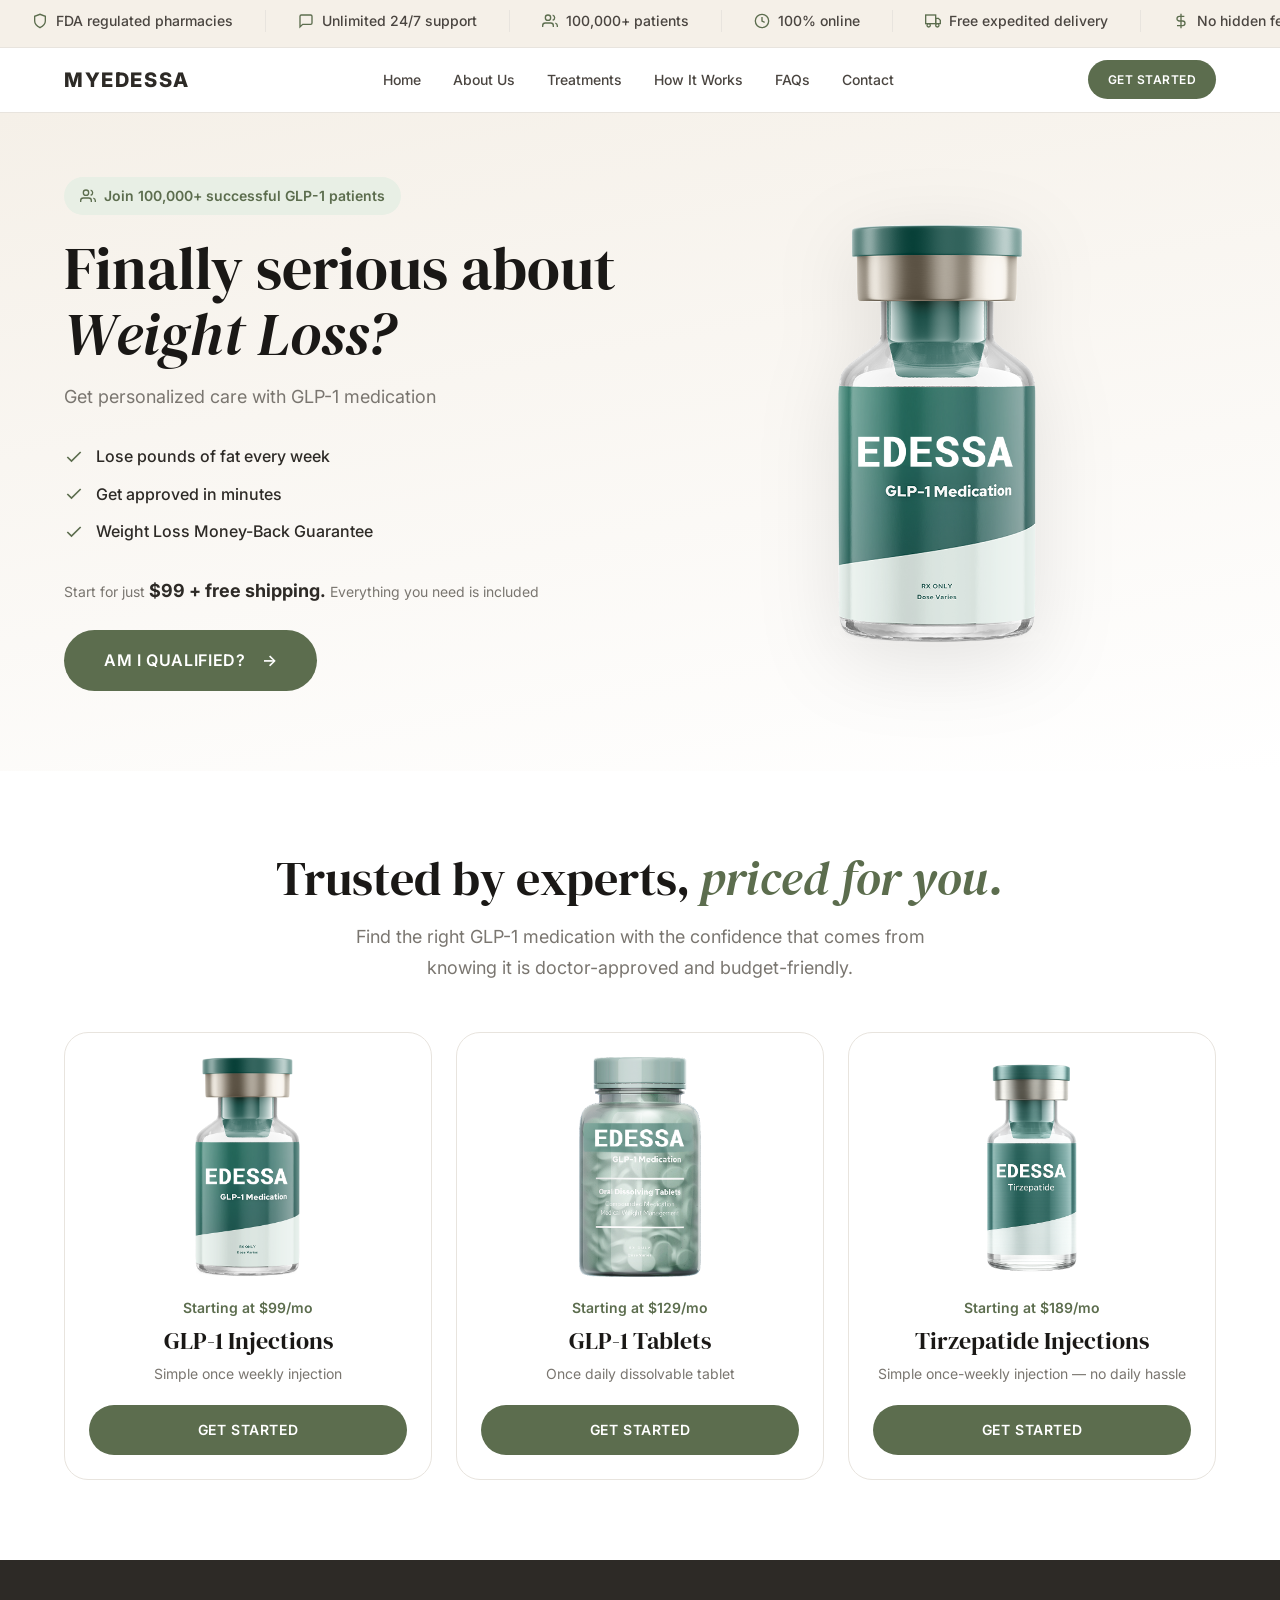
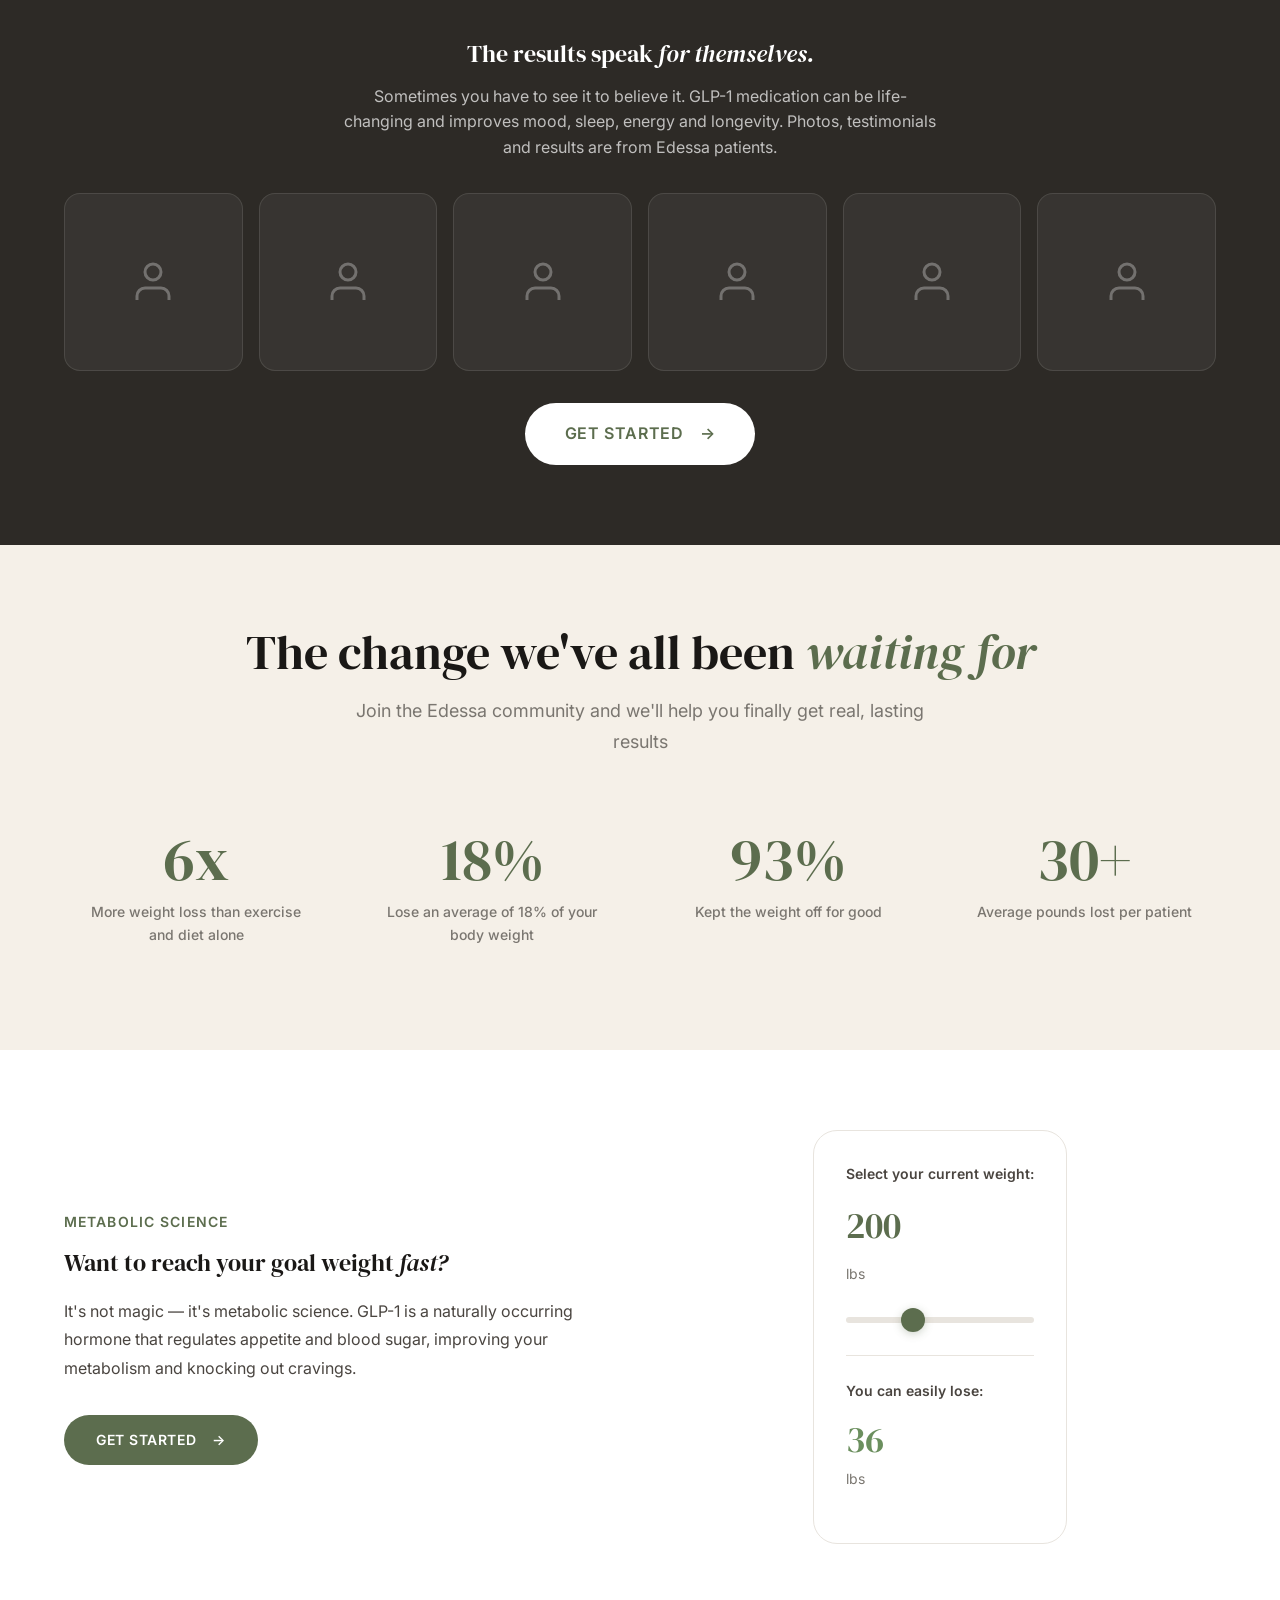
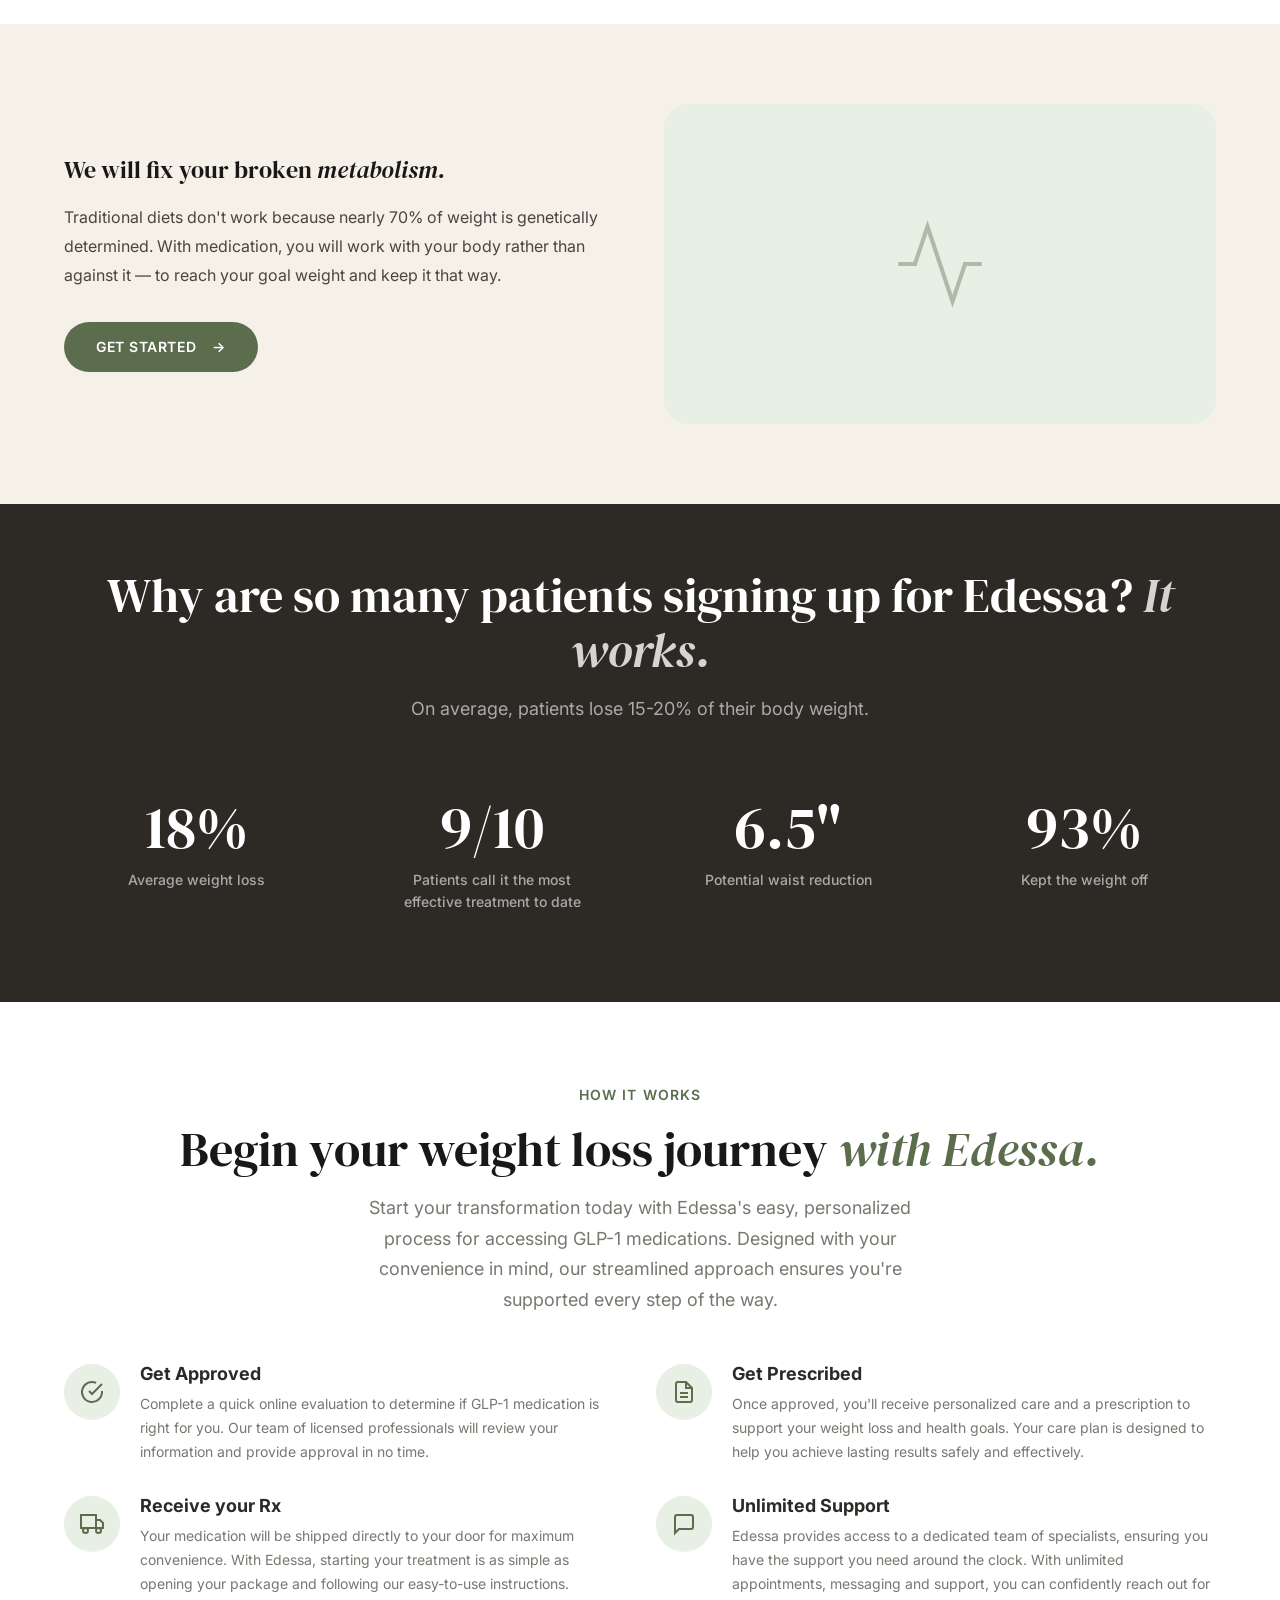
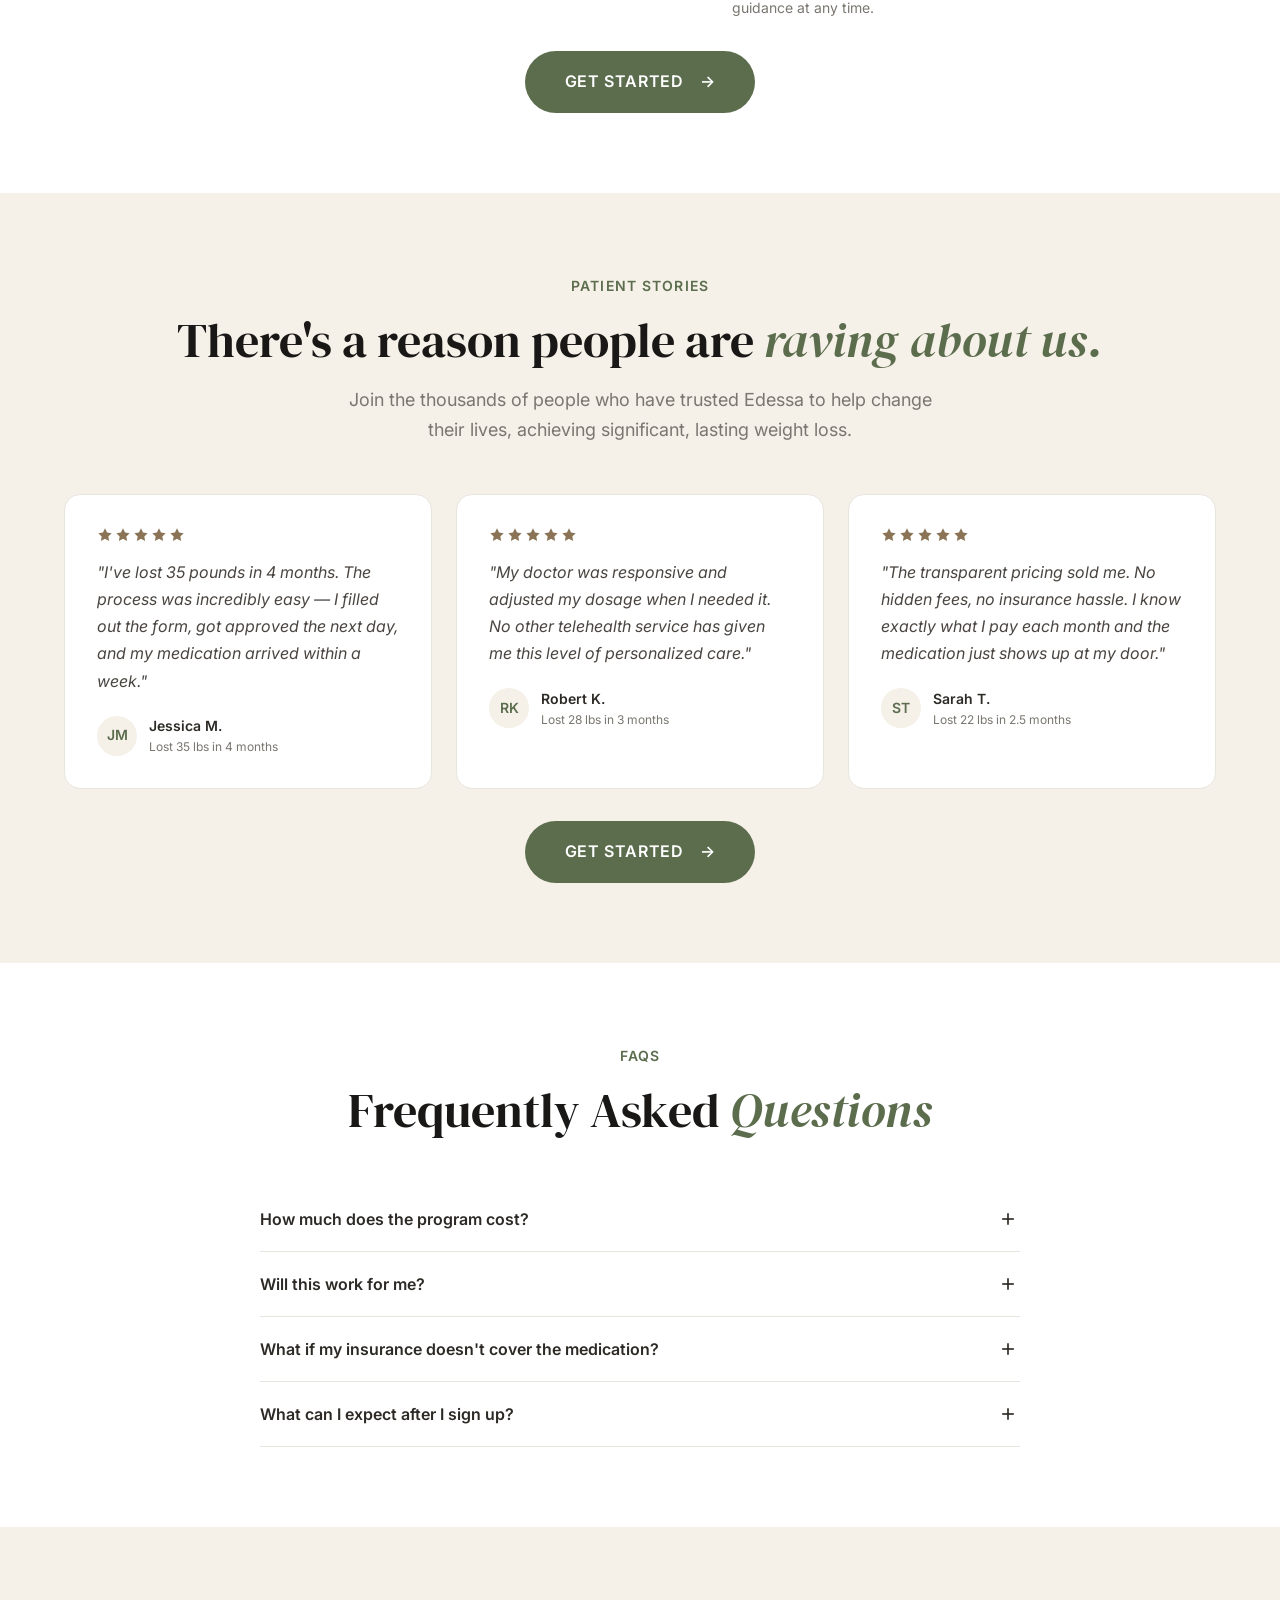
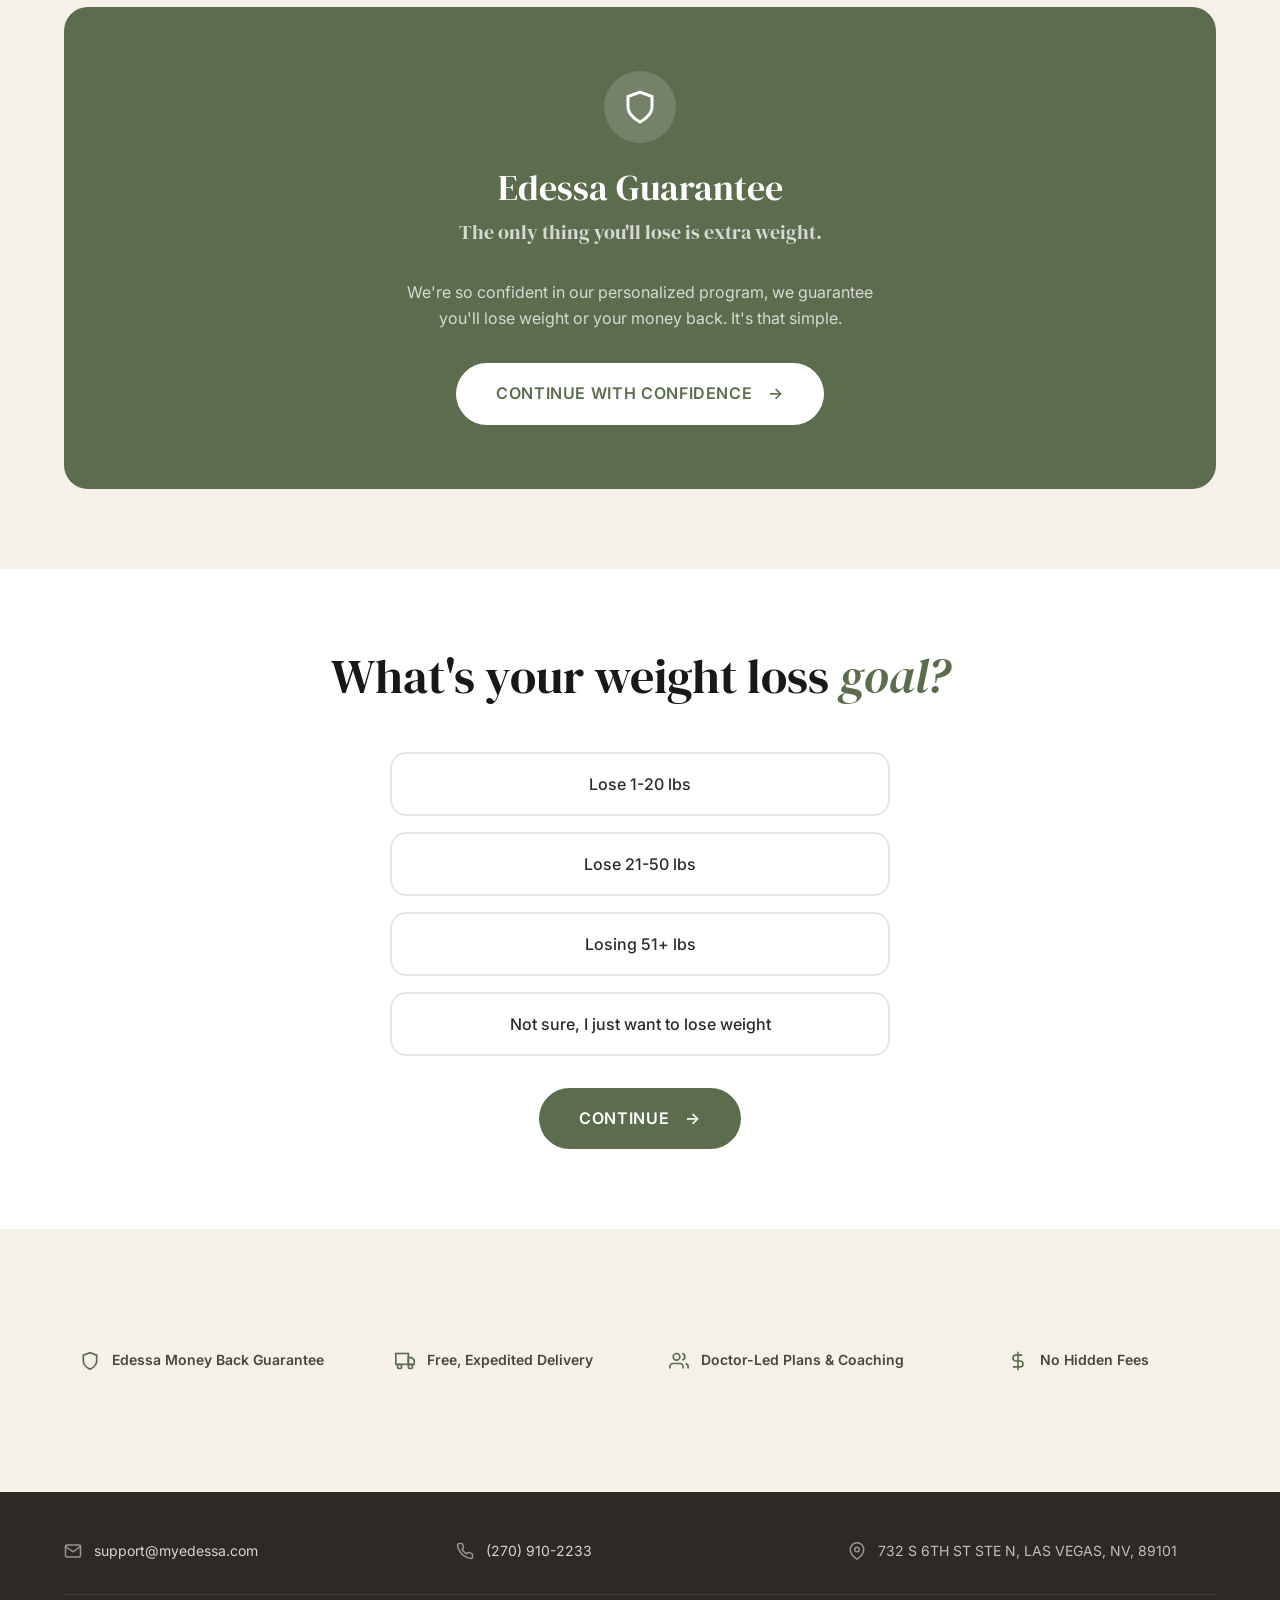
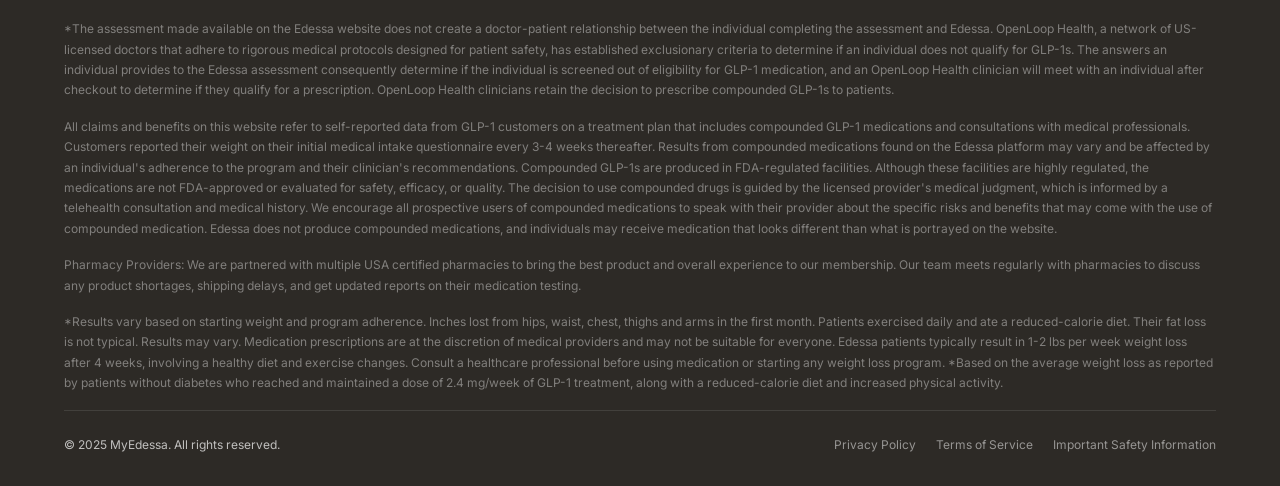
<file: index.html>
<!DOCTYPE html>
<html lang="en">
<head>
  <meta charset="UTF-8">
  <meta name="viewport" content="width=device-width, initial-scale=1.0">
  <meta name="description" content="MyEdessa — Physician-guided GLP-1 weight loss treatment. Compounded semaglutide and tirzepatide, prescribed online and shipped to your door. Starting at $99/month.">
  <title>MyEdessa — Prescription Weight Loss, Made Simple</title>
  <link rel="preconnect" href="https://fonts.googleapis.com">
  <link rel="preconnect" href="https://fonts.gstatic.com" crossorigin>
  <link href="https://fonts.googleapis.com/css2?family=DM+Serif+Display:ital@0;1&family=Inter:wght@400;500;600;700;800&display=swap" rel="stylesheet">
  <link rel="stylesheet" href="css/style.css">
</head>
<body>
  <!-- Ticker Bar -->
  <div class="ticker" aria-hidden="true">
    <div class="ticker__track">
      <span class="ticker__item"><svg viewBox="0 0 24 24" fill="none" stroke="currentColor" stroke-width="2"><path d="M12 22s8-4 8-10V5l-8-3-8 3v7c0 6 8 10 8 10z"/></svg> FDA regulated pharmacies</span>
      <span class="ticker__item"><svg viewBox="0 0 24 24" fill="none" stroke="currentColor" stroke-width="2"><path d="M21 15a2 2 0 0 1-2 2H7l-4 4V5a2 2 0 0 1 2-2h14a2 2 0 0 1 2 2z"/></svg> Unlimited 24/7 support</span>
      <span class="ticker__item"><svg viewBox="0 0 24 24" fill="none" stroke="currentColor" stroke-width="2"><path d="M17 21v-2a4 4 0 0 0-4-4H5a4 4 0 0 0-4 4v2"/><circle cx="9" cy="7" r="4"/><path d="M23 21v-2a4 4 0 0 0-3-3.87"/><path d="M16 3.13a4 4 0 0 1 0 7.75"/></svg> 100,000+ patients</span>
      <span class="ticker__item"><svg viewBox="0 0 24 24" fill="none" stroke="currentColor" stroke-width="2"><circle cx="12" cy="12" r="10"/><polyline points="12 6 12 12 16 14"/></svg> 100% online</span>
      <span class="ticker__item"><svg viewBox="0 0 24 24" fill="none" stroke="currentColor" stroke-width="2"><rect x="1" y="3" width="15" height="13"/><polygon points="16 8 20 8 23 11 23 16 16 16 16 8"/><circle cx="5.5" cy="18.5" r="2.5"/><circle cx="18.5" cy="18.5" r="2.5"/></svg> Free expedited delivery</span>
      <span class="ticker__item"><svg viewBox="0 0 24 24" fill="none" stroke="currentColor" stroke-width="2"><line x1="12" y1="1" x2="12" y2="23"/><path d="M17 5H9.5a3.5 3.5 0 0 0 0 7h5a3.5 3.5 0 0 1 0 7H6"/></svg> No hidden fees</span>
      <span class="ticker__item"><svg viewBox="0 0 24 24" fill="none" stroke="currentColor" stroke-width="2"><rect x="3" y="11" width="18" height="11" rx="2" ry="2"/><path d="M7 11V7a5 5 0 0 1 10 0v4"/></svg> HIPAA compliant</span>
      <span class="ticker__item"><svg viewBox="0 0 24 24" fill="none" stroke="currentColor" stroke-width="2"><path d="M12 22s8-4 8-10V5l-8-3-8 3v7c0 6 8 10 8 10z"/></svg> FDA regulated pharmacies</span>
      <span class="ticker__item"><svg viewBox="0 0 24 24" fill="none" stroke="currentColor" stroke-width="2"><path d="M21 15a2 2 0 0 1-2 2H7l-4 4V5a2 2 0 0 1 2-2h14a2 2 0 0 1 2 2z"/></svg> Unlimited 24/7 support</span>
      <span class="ticker__item"><svg viewBox="0 0 24 24" fill="none" stroke="currentColor" stroke-width="2"><path d="M17 21v-2a4 4 0 0 0-4-4H5a4 4 0 0 0-4 4v2"/><circle cx="9" cy="7" r="4"/><path d="M23 21v-2a4 4 0 0 0-3-3.87"/><path d="M16 3.13a4 4 0 0 1 0 7.75"/></svg> 100,000+ patients</span>
      <span class="ticker__item"><svg viewBox="0 0 24 24" fill="none" stroke="currentColor" stroke-width="2"><circle cx="12" cy="12" r="10"/><polyline points="12 6 12 12 16 14"/></svg> 100% online</span>
      <span class="ticker__item"><svg viewBox="0 0 24 24" fill="none" stroke="currentColor" stroke-width="2"><rect x="1" y="3" width="15" height="13"/><polygon points="16 8 20 8 23 11 23 16 16 16 16 8"/><circle cx="5.5" cy="18.5" r="2.5"/><circle cx="18.5" cy="18.5" r="2.5"/></svg> Free expedited delivery</span>
      <span class="ticker__item"><svg viewBox="0 0 24 24" fill="none" stroke="currentColor" stroke-width="2"><line x1="12" y1="1" x2="12" y2="23"/><path d="M17 5H9.5a3.5 3.5 0 0 0 0 7h5a3.5 3.5 0 0 1 0 7H6"/></svg> No hidden fees</span>
      <span class="ticker__item"><svg viewBox="0 0 24 24" fill="none" stroke="currentColor" stroke-width="2"><rect x="3" y="11" width="18" height="11" rx="2" ry="2"/><path d="M7 11V7a5 5 0 0 1 10 0v4"/></svg> HIPAA compliant</span>
    </div>
  </div>

  <!-- Navigation -->
  <nav class="nav" role="navigation" aria-label="Main navigation">
    <div class="container nav__inner">
      <a href="index.html" class="nav__logo">MyEdessa</a>
      <div class="nav__links">
        <a href="index.html" class="nav__link">Home</a>
        <a href="about.html" class="nav__link">About Us</a>
        <a href="product.html" class="nav__link">Treatments</a>
        <a href="#how-it-works" class="nav__link">How It Works</a>
        <a href="#faq" class="nav__link">FAQs</a>
        <a href="#contact" class="nav__link">Contact</a>
      </div>
      <a href="#get-started" class="btn btn--primary btn--sm nav__cta">Get Started</a>
      <button class="nav__mobile-toggle" aria-label="Toggle menu" aria-expanded="false">
        <span></span><span></span><span></span>
      </button>
    </div>
    <div class="nav__mobile-menu">
      <a href="index.html">Home</a>
      <a href="about.html">About Us</a>
      <a href="product.html">Treatments</a>
      <a href="#how-it-works">How It Works</a>
      <a href="#faq">FAQs</a>
      <a href="#contact">Contact</a>
      <a href="#get-started" class="btn btn--primary btn--full">Get Started</a>
    </div>
  </nav>

  <main>
    <!-- HERO SECTION -->
    <section class="hero-v2">
      <div class="container">
        <div class="hero-v2__inner">
          <div class="hero-v2__content">
            <div class="hero-v2__badge">
              <svg viewBox="0 0 24 24" fill="none" stroke="currentColor" stroke-width="2"><path d="M17 21v-2a4 4 0 0 0-4-4H5a4 4 0 0 0-4 4v2"/><circle cx="9" cy="7" r="4"/><path d="M23 21v-2a4 4 0 0 0-3-3.87"/><path d="M16 3.13a4 4 0 0 1 0 7.75"/></svg>
              Join 100,000+ successful GLP-1 patients
            </div>
            <h1 class="hero-v2__title">Finally serious about <em>Weight Loss?</em></h1>
            <p class="hero-v2__subtitle">Get personalized care with GLP-1 medication</p>
            <div class="hero-v2__checklist">
              <div class="hero-v2__check">
                <svg viewBox="0 0 24 24" fill="none" stroke="currentColor" stroke-width="2"><polyline points="20 6 9 17 4 12"/></svg>
                Lose pounds of fat every week
              </div>
              <div class="hero-v2__check">
                <svg viewBox="0 0 24 24" fill="none" stroke="currentColor" stroke-width="2"><polyline points="20 6 9 17 4 12"/></svg>
                Get approved in minutes
              </div>
              <div class="hero-v2__check">
                <svg viewBox="0 0 24 24" fill="none" stroke="currentColor" stroke-width="2"><polyline points="20 6 9 17 4 12"/></svg>
                Weight Loss Money-Back Guarantee
              </div>
            </div>
            <p class="hero-v2__pricing">Start for just <strong>$99 + free shipping.</strong> Everything you need is included</p>
            <a href="#get-started" class="btn btn--primary btn--lg btn--arrow">Am I Qualified?</a>
          </div>
          <div class="hero-v2__image">
            <img src="assets/products/GLP-1 Injections.png" alt="Edessa GLP-1 Medication vial">
          </div>
        </div>
      </div>
    </section>

    <!-- PRODUCTS SECTION -->
    <section class="section" aria-labelledby="products-title">
      <div class="container">
        <div class="section__header fade-in">
          <h2 class="section__title" id="products-title">Trusted by experts, <em>priced for you.</em></h2>
          <p class="section__desc">Find the right GLP-1 medication with the confidence that comes from knowing it is doctor-approved and budget-friendly.</p>
        </div>
        <div class="product-cards fade-in">
          <div class="product-card">
            <img src="assets/products/GLP-1 Injections.png" alt="GLP-1 Injections vial" class="product-card__img">
            <p class="product-card__price">Starting at $99/mo</p>
            <h3 class="product-card__title">GLP-1 Injections</h3>
            <p class="product-card__desc">Simple once weekly injection</p>
            <a href="product.html" class="btn btn--primary btn--full">GET STARTED</a>
          </div>
          <div class="product-card">
            <img src="assets/products/GLP-1 Tablets.png" alt="GLP-1 Tablets bottle" class="product-card__img">
            <p class="product-card__price">Starting at $129/mo</p>
            <h3 class="product-card__title">GLP-1 Tablets</h3>
            <p class="product-card__desc">Once daily dissolvable tablet</p>
            <a href="product.html" class="btn btn--primary btn--full">GET STARTED</a>
          </div>
          <div class="product-card">
            <img src="assets/products/Tirzepatide Injections.png" alt="Tirzepatide Injections vial" class="product-card__img">
            <p class="product-card__price">Starting at $189/mo</p>
            <h3 class="product-card__title">Tirzepatide Injections</h3>
            <p class="product-card__desc">Simple once-weekly injection — no daily hassle</p>
            <a href="product.html#tirzepatide" class="btn btn--primary btn--full">GET STARTED</a>
          </div>
        </div>
      </div>
    </section>

    <!-- RESULTS / SOCIAL PROOF -->
    <section class="results-section" aria-labelledby="results-title">
      <div class="container">
        <h2 id="results-title">The results speak <em>for themselves.</em></h2>
        <p>Sometimes you have to see it to believe it. GLP-1 medication can be life-changing and improves mood, sleep, energy and longevity. Photos, testimonials and results are from Edessa patients.</p>
        <div class="results-gallery fade-in">
          <div class="results-gallery__item"><svg viewBox="0 0 24 24" fill="none" stroke="currentColor" stroke-width="1.5"><path d="M20 21v-2a4 4 0 0 0-4-4H8a4 4 0 0 0-4 4v2"/><circle cx="12" cy="7" r="4"/></svg></div>
          <div class="results-gallery__item"><svg viewBox="0 0 24 24" fill="none" stroke="currentColor" stroke-width="1.5"><path d="M20 21v-2a4 4 0 0 0-4-4H8a4 4 0 0 0-4 4v2"/><circle cx="12" cy="7" r="4"/></svg></div>
          <div class="results-gallery__item"><svg viewBox="0 0 24 24" fill="none" stroke="currentColor" stroke-width="1.5"><path d="M20 21v-2a4 4 0 0 0-4-4H8a4 4 0 0 0-4 4v2"/><circle cx="12" cy="7" r="4"/></svg></div>
          <div class="results-gallery__item"><svg viewBox="0 0 24 24" fill="none" stroke="currentColor" stroke-width="1.5"><path d="M20 21v-2a4 4 0 0 0-4-4H8a4 4 0 0 0-4 4v2"/><circle cx="12" cy="7" r="4"/></svg></div>
          <div class="results-gallery__item"><svg viewBox="0 0 24 24" fill="none" stroke="currentColor" stroke-width="1.5"><path d="M20 21v-2a4 4 0 0 0-4-4H8a4 4 0 0 0-4 4v2"/><circle cx="12" cy="7" r="4"/></svg></div>
          <div class="results-gallery__item"><svg viewBox="0 0 24 24" fill="none" stroke="currentColor" stroke-width="1.5"><path d="M20 21v-2a4 4 0 0 0-4-4H8a4 4 0 0 0-4 4v2"/><circle cx="12" cy="7" r="4"/></svg></div>
        </div>
        <a href="#get-started" class="btn btn--white btn--lg btn--arrow">GET STARTED</a>
      </div>
    </section>

    <!-- STATS BANNER: The change we've all been waiting for -->
    <section class="section section--cream" aria-labelledby="change-title">
      <div class="container">
        <div class="section__header fade-in">
          <h2 class="section__title" id="change-title">The change we've all been <em>waiting for</em></h2>
          <p class="section__desc">Join the Edessa community and we'll help you finally get real, lasting results</p>
        </div>
        <div class="big-stats fade-in">
          <div class="big-stat">
            <div class="big-stat__number">6x</div>
            <div class="big-stat__label">More weight loss than exercise and diet alone</div>
          </div>
          <div class="big-stat">
            <div class="big-stat__number">18%</div>
            <div class="big-stat__label">Lose an average of 18% of your body weight</div>
          </div>
          <div class="big-stat">
            <div class="big-stat__number">93%</div>
            <div class="big-stat__label">Kept the weight off for good</div>
          </div>
          <div class="big-stat">
            <div class="big-stat__number">30+</div>
            <div class="big-stat__label">Average pounds lost per patient</div>
          </div>
        </div>
      </div>
    </section>

    <!-- WEIGHT CALCULATOR + SCIENCE -->
    <section class="section" aria-labelledby="science-title">
      <div class="container">
        <div class="two-col fade-in">
          <div class="two-col__text">
            <span class="section__subtitle">Metabolic Science</span>
            <h2 id="science-title">Want to reach your goal weight <em>fast?</em></h2>
            <p>It's not magic — it's metabolic science. GLP-1 is a naturally occurring hormone that regulates appetite and blood sugar, improving your metabolism and knocking out cravings.</p>
            <a href="#get-started" class="btn btn--primary btn--arrow">GET STARTED</a>
          </div>
          <div class="two-col__visual">
            <div class="calculator" id="weight-calculator">
              <div class="calculator__label">Select your current weight:</div>
              <div class="calculator__value" id="calc-weight">200</div>
              <div class="calculator__unit">lbs</div>
              <input type="range" min="100" max="400" value="200" class="calculator__slider" id="weight-slider">
              <div class="calculator__result">
                <div class="calculator__result-label">You can easily lose:</div>
                <div class="calculator__result-value" id="calc-loss">36</div>
                <div class="calculator__unit">lbs</div>
              </div>
            </div>
          </div>
        </div>
      </div>
    </section>

    <!-- METABOLISM SECTION -->
    <section class="section section--cream" aria-labelledby="metabolism-title">
      <div class="container">
        <div class="two-col fade-in">
          <div class="two-col__text">
            <h2 id="metabolism-title">We will fix your broken <em>metabolism.</em></h2>
            <p>Traditional diets don't work because nearly 70% of weight is genetically determined. With medication, you will work with your body rather than against it — to reach your goal weight and keep it that way.</p>
            <a href="#get-started" class="btn btn--primary btn--arrow">GET STARTED</a>
          </div>
          <div class="two-col__visual">
            <div class="visual-placeholder">
              <svg width="100" height="100" viewBox="0 0 24 24" fill="none" stroke="currentColor" stroke-width="1"><path d="M22 12h-4l-3 9L9 3l-3 9H2"/></svg>
            </div>
          </div>
        </div>
      </div>
    </section>

    <!-- WHY EDESSA STATS -->
    <section class="stats-dark" aria-labelledby="why-stats-title">
      <div class="container">
        <div class="section__header fade-in">
          <h2 class="section__title" id="why-stats-title">Why are so many patients signing up for Edessa? <em>It works.</em></h2>
          <p class="section__desc">On average, patients lose 15-20% of their body weight.</p>
        </div>
        <div class="big-stats fade-in">
          <div class="big-stat">
            <div class="big-stat__number">18%</div>
            <div class="big-stat__label">Average weight loss</div>
          </div>
          <div class="big-stat">
            <div class="big-stat__number">9/10</div>
            <div class="big-stat__label">Patients call it the most effective treatment to date</div>
          </div>
          <div class="big-stat">
            <div class="big-stat__number">6.5"</div>
            <div class="big-stat__label">Potential waist reduction</div>
          </div>
          <div class="big-stat">
            <div class="big-stat__number">93%</div>
            <div class="big-stat__label">Kept the weight off</div>
          </div>
        </div>
      </div>
    </section>

    <!-- HOW IT WORKS (4-step) -->
    <section class="section" id="how-it-works" aria-labelledby="process-title">
      <div class="container">
        <div class="section__header fade-in">
          <span class="section__subtitle">How It Works</span>
          <h2 class="section__title" id="process-title">Begin your weight loss journey <em>with Edessa.</em></h2>
          <p class="section__desc">Start your transformation today with Edessa's easy, personalized process for accessing GLP-1 medications. Designed with your convenience in mind, our streamlined approach ensures you're supported every step of the way.</p>
        </div>
        <div class="process-steps fade-in">
          <div class="process-step">
            <div class="process-step__icon">
              <svg viewBox="0 0 24 24" fill="none" stroke="currentColor" stroke-width="2"><path d="M22 11.08V12a10 10 0 1 1-5.93-9.14"/><polyline points="22 4 12 14.01 9 11.01"/></svg>
            </div>
            <div>
              <h3>Get Approved</h3>
              <p>Complete a quick online evaluation to determine if GLP-1 medication is right for you. Our team of licensed professionals will review your information and provide approval in no time.</p>
            </div>
          </div>
          <div class="process-step">
            <div class="process-step__icon">
              <svg viewBox="0 0 24 24" fill="none" stroke="currentColor" stroke-width="2"><path d="M14 2H6a2 2 0 0 0-2 2v16a2 2 0 0 0 2 2h12a2 2 0 0 0 2-2V8z"/><polyline points="14 2 14 8 20 8"/><line x1="16" y1="13" x2="8" y2="13"/><line x1="16" y1="17" x2="8" y2="17"/></svg>
            </div>
            <div>
              <h3>Get Prescribed</h3>
              <p>Once approved, you'll receive personalized care and a prescription to support your weight loss and health goals. Your care plan is designed to help you achieve lasting results safely and effectively.</p>
            </div>
          </div>
          <div class="process-step">
            <div class="process-step__icon">
              <svg viewBox="0 0 24 24" fill="none" stroke="currentColor" stroke-width="2"><rect x="1" y="3" width="15" height="13"/><polygon points="16 8 20 8 23 11 23 16 16 16 16 8"/><circle cx="5.5" cy="18.5" r="2.5"/><circle cx="18.5" cy="18.5" r="2.5"/></svg>
            </div>
            <div>
              <h3>Receive your Rx</h3>
              <p>Your medication will be shipped directly to your door for maximum convenience. With Edessa, starting your treatment is as simple as opening your package and following our easy-to-use instructions.</p>
            </div>
          </div>
          <div class="process-step">
            <div class="process-step__icon">
              <svg viewBox="0 0 24 24" fill="none" stroke="currentColor" stroke-width="2"><path d="M21 15a2 2 0 0 1-2 2H7l-4 4V5a2 2 0 0 1 2-2h14a2 2 0 0 1 2 2z"/></svg>
            </div>
            <div>
              <h3>Unlimited Support</h3>
              <p>Edessa provides access to a dedicated team of specialists, ensuring you have the support you need around the clock. With unlimited appointments, messaging and support, you can confidently reach out for guidance at any time.</p>
            </div>
          </div>
        </div>
        <div class="text-center mt-8 fade-in">
          <a href="#get-started" class="btn btn--primary btn--lg btn--arrow">GET STARTED</a>
        </div>
      </div>
    </section>

    <!-- TESTIMONIALS -->
    <section class="section section--cream" aria-labelledby="testimonials-title">
      <div class="container">
        <div class="section__header fade-in">
          <span class="section__subtitle">Patient Stories</span>
          <h2 class="section__title" id="testimonials-title">There's a reason people are <em>raving about us.</em></h2>
          <p class="section__desc">Join the thousands of people who have trusted Edessa to help change their lives, achieving significant, lasting weight loss.</p>
        </div>
        <div class="testimonials-grid fade-in">
          <div class="testimonial">
            <div class="testimonial__stars">
              <svg width="16" height="16" viewBox="0 0 24 24" fill="currentColor"><polygon points="12 2 15.09 8.26 22 9.27 17 14.14 18.18 21.02 12 17.77 5.82 21.02 7 14.14 2 9.27 8.91 8.26 12 2"/></svg>
              <svg width="16" height="16" viewBox="0 0 24 24" fill="currentColor"><polygon points="12 2 15.09 8.26 22 9.27 17 14.14 18.18 21.02 12 17.77 5.82 21.02 7 14.14 2 9.27 8.91 8.26 12 2"/></svg>
              <svg width="16" height="16" viewBox="0 0 24 24" fill="currentColor"><polygon points="12 2 15.09 8.26 22 9.27 17 14.14 18.18 21.02 12 17.77 5.82 21.02 7 14.14 2 9.27 8.91 8.26 12 2"/></svg>
              <svg width="16" height="16" viewBox="0 0 24 24" fill="currentColor"><polygon points="12 2 15.09 8.26 22 9.27 17 14.14 18.18 21.02 12 17.77 5.82 21.02 7 14.14 2 9.27 8.91 8.26 12 2"/></svg>
              <svg width="16" height="16" viewBox="0 0 24 24" fill="currentColor"><polygon points="12 2 15.09 8.26 22 9.27 17 14.14 18.18 21.02 12 17.77 5.82 21.02 7 14.14 2 9.27 8.91 8.26 12 2"/></svg>
            </div>
            <p class="testimonial__text">"I've lost 35 pounds in 4 months. The process was incredibly easy — I filled out the form, got approved the next day, and my medication arrived within a week."</p>
            <div class="testimonial__author">
              <div class="testimonial__avatar">JM</div>
              <div>
                <div class="testimonial__name">Jessica M.</div>
                <div class="testimonial__detail">Lost 35 lbs in 4 months</div>
              </div>
            </div>
          </div>
          <div class="testimonial">
            <div class="testimonial__stars">
              <svg width="16" height="16" viewBox="0 0 24 24" fill="currentColor"><polygon points="12 2 15.09 8.26 22 9.27 17 14.14 18.18 21.02 12 17.77 5.82 21.02 7 14.14 2 9.27 8.91 8.26 12 2"/></svg>
              <svg width="16" height="16" viewBox="0 0 24 24" fill="currentColor"><polygon points="12 2 15.09 8.26 22 9.27 17 14.14 18.18 21.02 12 17.77 5.82 21.02 7 14.14 2 9.27 8.91 8.26 12 2"/></svg>
              <svg width="16" height="16" viewBox="0 0 24 24" fill="currentColor"><polygon points="12 2 15.09 8.26 22 9.27 17 14.14 18.18 21.02 12 17.77 5.82 21.02 7 14.14 2 9.27 8.91 8.26 12 2"/></svg>
              <svg width="16" height="16" viewBox="0 0 24 24" fill="currentColor"><polygon points="12 2 15.09 8.26 22 9.27 17 14.14 18.18 21.02 12 17.77 5.82 21.02 7 14.14 2 9.27 8.91 8.26 12 2"/></svg>
              <svg width="16" height="16" viewBox="0 0 24 24" fill="currentColor"><polygon points="12 2 15.09 8.26 22 9.27 17 14.14 18.18 21.02 12 17.77 5.82 21.02 7 14.14 2 9.27 8.91 8.26 12 2"/></svg>
            </div>
            <p class="testimonial__text">"My doctor was responsive and adjusted my dosage when I needed it. No other telehealth service has given me this level of personalized care."</p>
            <div class="testimonial__author">
              <div class="testimonial__avatar">RK</div>
              <div>
                <div class="testimonial__name">Robert K.</div>
                <div class="testimonial__detail">Lost 28 lbs in 3 months</div>
              </div>
            </div>
          </div>
          <div class="testimonial">
            <div class="testimonial__stars">
              <svg width="16" height="16" viewBox="0 0 24 24" fill="currentColor"><polygon points="12 2 15.09 8.26 22 9.27 17 14.14 18.18 21.02 12 17.77 5.82 21.02 7 14.14 2 9.27 8.91 8.26 12 2"/></svg>
              <svg width="16" height="16" viewBox="0 0 24 24" fill="currentColor"><polygon points="12 2 15.09 8.26 22 9.27 17 14.14 18.18 21.02 12 17.77 5.82 21.02 7 14.14 2 9.27 8.91 8.26 12 2"/></svg>
              <svg width="16" height="16" viewBox="0 0 24 24" fill="currentColor"><polygon points="12 2 15.09 8.26 22 9.27 17 14.14 18.18 21.02 12 17.77 5.82 21.02 7 14.14 2 9.27 8.91 8.26 12 2"/></svg>
              <svg width="16" height="16" viewBox="0 0 24 24" fill="currentColor"><polygon points="12 2 15.09 8.26 22 9.27 17 14.14 18.18 21.02 12 17.77 5.82 21.02 7 14.14 2 9.27 8.91 8.26 12 2"/></svg>
              <svg width="16" height="16" viewBox="0 0 24 24" fill="currentColor"><polygon points="12 2 15.09 8.26 22 9.27 17 14.14 18.18 21.02 12 17.77 5.82 21.02 7 14.14 2 9.27 8.91 8.26 12 2"/></svg>
            </div>
            <p class="testimonial__text">"The transparent pricing sold me. No hidden fees, no insurance hassle. I know exactly what I pay each month and the medication just shows up at my door."</p>
            <div class="testimonial__author">
              <div class="testimonial__avatar">ST</div>
              <div>
                <div class="testimonial__name">Sarah T.</div>
                <div class="testimonial__detail">Lost 22 lbs in 2.5 months</div>
              </div>
            </div>
          </div>
        </div>
        <div class="text-center mt-8 fade-in">
          <a href="#get-started" class="btn btn--primary btn--lg btn--arrow">GET STARTED</a>
        </div>
      </div>
    </section>

    <!-- FAQ -->
    <section class="section" id="faq" aria-labelledby="faq-title">
      <div class="container">
        <div class="section__header fade-in">
          <span class="section__subtitle">FAQs</span>
          <h2 class="section__title" id="faq-title">Frequently Asked <em>Questions</em></h2>
        </div>
        <div class="faq-list fade-in">
          <div class="faq-item">
            <button class="faq-item__question" aria-expanded="false">
              How much does the program cost?
              <span class="faq-item__icon"><svg width="20" height="20" viewBox="0 0 24 24" fill="none" stroke="currentColor" stroke-width="2"><line x1="12" y1="5" x2="12" y2="19"/><line x1="5" y1="12" x2="19" y2="12"/></svg></span>
            </button>
            <div class="faq-item__answer">
              <p>Plans start at just $99/month for compounded semaglutide injections. This includes medication, supplies, shipping, provider access, dose adjustments, and ongoing clinical support. There are no hidden fees — ever. HSA/FSA cards are accepted on 3+ month plans.</p>
            </div>
          </div>
          <div class="faq-item">
            <button class="faq-item__question" aria-expanded="false">
              Will this work for me?
              <span class="faq-item__icon"><svg width="20" height="20" viewBox="0 0 24 24" fill="none" stroke="currentColor" stroke-width="2"><line x1="12" y1="5" x2="12" y2="19"/><line x1="5" y1="12" x2="19" y2="12"/></svg></span>
            </button>
            <div class="faq-item__answer">
              <p>GLP-1 medications have demonstrated 15–20% average body weight reduction in clinical trials. Most adults 18+ with a BMI of 27 or higher who have tried diet and exercise without lasting results are eligible. Complete our free assessment and a licensed provider will determine if GLP-1 treatment is right for you.</p>
            </div>
          </div>
          <div class="faq-item">
            <button class="faq-item__question" aria-expanded="false">
              What if my insurance doesn't cover the medication?
              <span class="faq-item__icon"><svg width="20" height="20" viewBox="0 0 24 24" fill="none" stroke="currentColor" stroke-width="2"><line x1="12" y1="5" x2="12" y2="19"/><line x1="5" y1="12" x2="19" y2="12"/></svg></span>
            </button>
            <div class="faq-item__answer">
              <p>No insurance is needed! Edessa provides compounded GLP-1 medications at a fraction of the brand-name price through FDA-regulated compounding pharmacies. Our transparent, all-inclusive pricing means you pay one predictable monthly amount with no surprise bills.</p>
            </div>
          </div>
          <div class="faq-item">
            <button class="faq-item__question" aria-expanded="false">
              What can I expect after I sign up?
              <span class="faq-item__icon"><svg width="20" height="20" viewBox="0 0 24 24" fill="none" stroke="currentColor" stroke-width="2"><line x1="12" y1="5" x2="12" y2="19"/><line x1="5" y1="12" x2="19" y2="12"/></svg></span>
            </button>
            <div class="faq-item__answer">
              <p>After completing your assessment, a board-certified physician reviews your information within 24 hours. If approved, your medication ships within 3–5 business days via cold-chain packaging. You'll have access to unlimited provider messaging, scheduled check-ins, and dose adjustments throughout your treatment.</p>
            </div>
          </div>
        </div>
      </div>
    </section>

    <!-- GUARANTEE SECTION -->
    <section class="section section--cream" aria-label="Edessa Guarantee">
      <div class="container">
        <div class="guarantee fade-in">
          <div class="guarantee__badge">
            <svg viewBox="0 0 24 24" fill="none" stroke="currentColor" stroke-width="2"><path d="M12 22s8-4 8-10V5l-8-3-8 3v7c0 6 8 10 8 10z"/></svg>
          </div>
          <h2>Edessa Guarantee</h2>
          <p class="guarantee__subtitle">The only thing you'll lose is extra weight.</p>
          <p>We're so confident in our personalized program, we guarantee you'll lose weight or your money back. It's that simple.</p>
          <a href="#get-started" class="btn btn--white btn--lg btn--arrow">CONTINUE WITH CONFIDENCE</a>
        </div>
      </div>
    </section>

    <!-- WEIGHT LOSS GOAL QUIZ -->
    <section class="section" id="get-started" aria-labelledby="quiz-title">
      <div class="container">
        <div class="quiz fade-in">
          <div class="section__header">
            <h2 class="section__title" id="quiz-title">What's your weight loss <em>goal?</em></h2>
          </div>
          <div class="quiz__options">
            <button class="quiz__option">Lose 1-20 lbs</button>
            <button class="quiz__option">Lose 21-50 lbs</button>
            <button class="quiz__option">Losing 51+ lbs</button>
            <button class="quiz__option">Not sure, I just want to lose weight</button>
          </div>
          <a href="#" class="btn btn--primary btn--lg btn--arrow">CONTINUE</a>
        </div>
      </div>
    </section>

    <!-- BOTTOM TRUST BADGES -->
    <section class="section section--cream" aria-label="Trust indicators">
      <div class="container">
        <div class="trust-badges-bottom fade-in">
          <div class="trust-badge-item">
            <svg viewBox="0 0 24 24" fill="none" stroke="currentColor" stroke-width="2"><path d="M12 22s8-4 8-10V5l-8-3-8 3v7c0 6 8 10 8 10z"/></svg>
            Edessa Money Back Guarantee
          </div>
          <div class="trust-badge-item">
            <svg viewBox="0 0 24 24" fill="none" stroke="currentColor" stroke-width="2"><rect x="1" y="3" width="15" height="13"/><polygon points="16 8 20 8 23 11 23 16 16 16 16 8"/><circle cx="5.5" cy="18.5" r="2.5"/><circle cx="18.5" cy="18.5" r="2.5"/></svg>
            Free, Expedited Delivery
          </div>
          <div class="trust-badge-item">
            <svg viewBox="0 0 24 24" fill="none" stroke="currentColor" stroke-width="2"><path d="M17 21v-2a4 4 0 0 0-4-4H5a4 4 0 0 0-4 4v2"/><circle cx="9" cy="7" r="4"/><path d="M23 21v-2a4 4 0 0 0-3-3.87"/><path d="M16 3.13a4 4 0 0 1 0 7.75"/></svg>
            Doctor-Led Plans &amp; Coaching
          </div>
          <div class="trust-badge-item">
            <svg viewBox="0 0 24 24" fill="none" stroke="currentColor" stroke-width="2"><line x1="12" y1="1" x2="12" y2="23"/><path d="M17 5H9.5a3.5 3.5 0 0 0 0 7h5a3.5 3.5 0 0 1 0 7H6"/></svg>
            No Hidden Fees
          </div>
        </div>
      </div>
    </section>
  </main>

  <!-- FOOTER -->
  <footer class="footer-v2" role="contentinfo" id="contact">
    <div class="container">
      <div class="footer-v2__top">
        <div class="footer-v2__contact-item">
          <svg viewBox="0 0 24 24" fill="none" stroke="currentColor" stroke-width="2"><path d="M4 4h16c1.1 0 2 .9 2 2v12c0 1.1-.9 2-2 2H4c-1.1 0-2-.9-2-2V6c0-1.1.9-2 2-2z"/><polyline points="22,6 12,13 2,6"/></svg>
          <a href="mailto:support@myedessa.com">support@myedessa.com</a>
        </div>
        <div class="footer-v2__contact-item">
          <svg viewBox="0 0 24 24" fill="none" stroke="currentColor" stroke-width="2"><path d="M22 16.92v3a2 2 0 0 1-2.18 2 19.79 19.79 0 0 1-8.63-3.07 19.5 19.5 0 0 1-6-6 19.79 19.79 0 0 1-3.07-8.67A2 2 0 0 1 4.11 2h3a2 2 0 0 1 2 1.72 12.84 12.84 0 0 0 .7 2.81 2 2 0 0 1-.45 2.11L8.09 9.91a16 16 0 0 0 6 6l1.27-1.27a2 2 0 0 1 2.11-.45 12.84 12.84 0 0 0 2.81.7A2 2 0 0 1 22 16.92z"/></svg>
          <a href="tel:+12709102233">(270) 910-2233</a>
        </div>
        <div class="footer-v2__contact-item">
          <svg viewBox="0 0 24 24" fill="none" stroke="currentColor" stroke-width="2"><path d="M21 10c0 7-9 13-9 13s-9-6-9-13a9 9 0 0 1 18 0z"/><circle cx="12" cy="10" r="3"/></svg>
          732 S 6TH ST STE N, LAS VEGAS, NV, 89101
        </div>
      </div>

      <div class="footer-v2__legal">
        <p>*The assessment made available on the Edessa website does not create a doctor-patient relationship between the individual completing the assessment and Edessa. OpenLoop Health, a network of US-licensed doctors that adhere to rigorous medical protocols designed for patient safety, has established exclusionary criteria to determine if an individual does not qualify for GLP-1s. The answers an individual provides to the Edessa assessment consequently determine if the individual is screened out of eligibility for GLP-1 medication, and an OpenLoop Health clinician will meet with an individual after checkout to determine if they qualify for a prescription. OpenLoop Health clinicians retain the decision to prescribe compounded GLP-1s to patients.</p>
        <p>All claims and benefits on this website refer to self-reported data from GLP-1 customers on a treatment plan that includes compounded GLP-1 medications and consultations with medical professionals. Customers reported their weight on their initial medical intake questionnaire every 3-4 weeks thereafter. Results from compounded medications found on the Edessa platform may vary and be affected by an individual's adherence to the program and their clinician's recommendations. Compounded GLP-1s are produced in FDA-regulated facilities. Although these facilities are highly regulated, the medications are not FDA-approved or evaluated for safety, efficacy, or quality. The decision to use compounded drugs is guided by the licensed provider's medical judgment, which is informed by a telehealth consultation and medical history. We encourage all prospective users of compounded medications to speak with their provider about the specific risks and benefits that may come with the use of compounded medication. Edessa does not produce compounded medications, and individuals may receive medication that looks different than what is portrayed on the website.</p>
        <p>Pharmacy Providers: We are partnered with multiple USA certified pharmacies to bring the best product and overall experience to our membership. Our team meets regularly with pharmacies to discuss any product shortages, shipping delays, and get updated reports on their medication testing.</p>
        <p>*Results vary based on starting weight and program adherence. Inches lost from hips, waist, chest, thighs and arms in the first month. Patients exercised daily and ate a reduced-calorie diet. Their fat loss is not typical. Results may vary. Medication prescriptions are at the discretion of medical providers and may not be suitable for everyone. Edessa patients typically result in 1-2 lbs per week weight loss after 4 weeks, involving a healthy diet and exercise changes. Consult a healthcare professional before using medication or starting any weight loss program. *Based on the average weight loss as reported by patients without diabetes who reached and maintained a dose of 2.4 mg/week of GLP-1 treatment, along with a reduced-calorie diet and increased physical activity.</p>
      </div>

      <div class="footer-v2__bottom">
        <p>&copy; 2025 MyEdessa. All rights reserved.</p>
        <div class="footer-v2__links">
          <a href="#">Privacy Policy</a>
          <a href="#">Terms of Service</a>
          <a href="#">Important Safety Information</a>
        </div>
      </div>
    </div>
  </footer>

  <script src="js/main.js"></script>
</body>
</html>
</file>
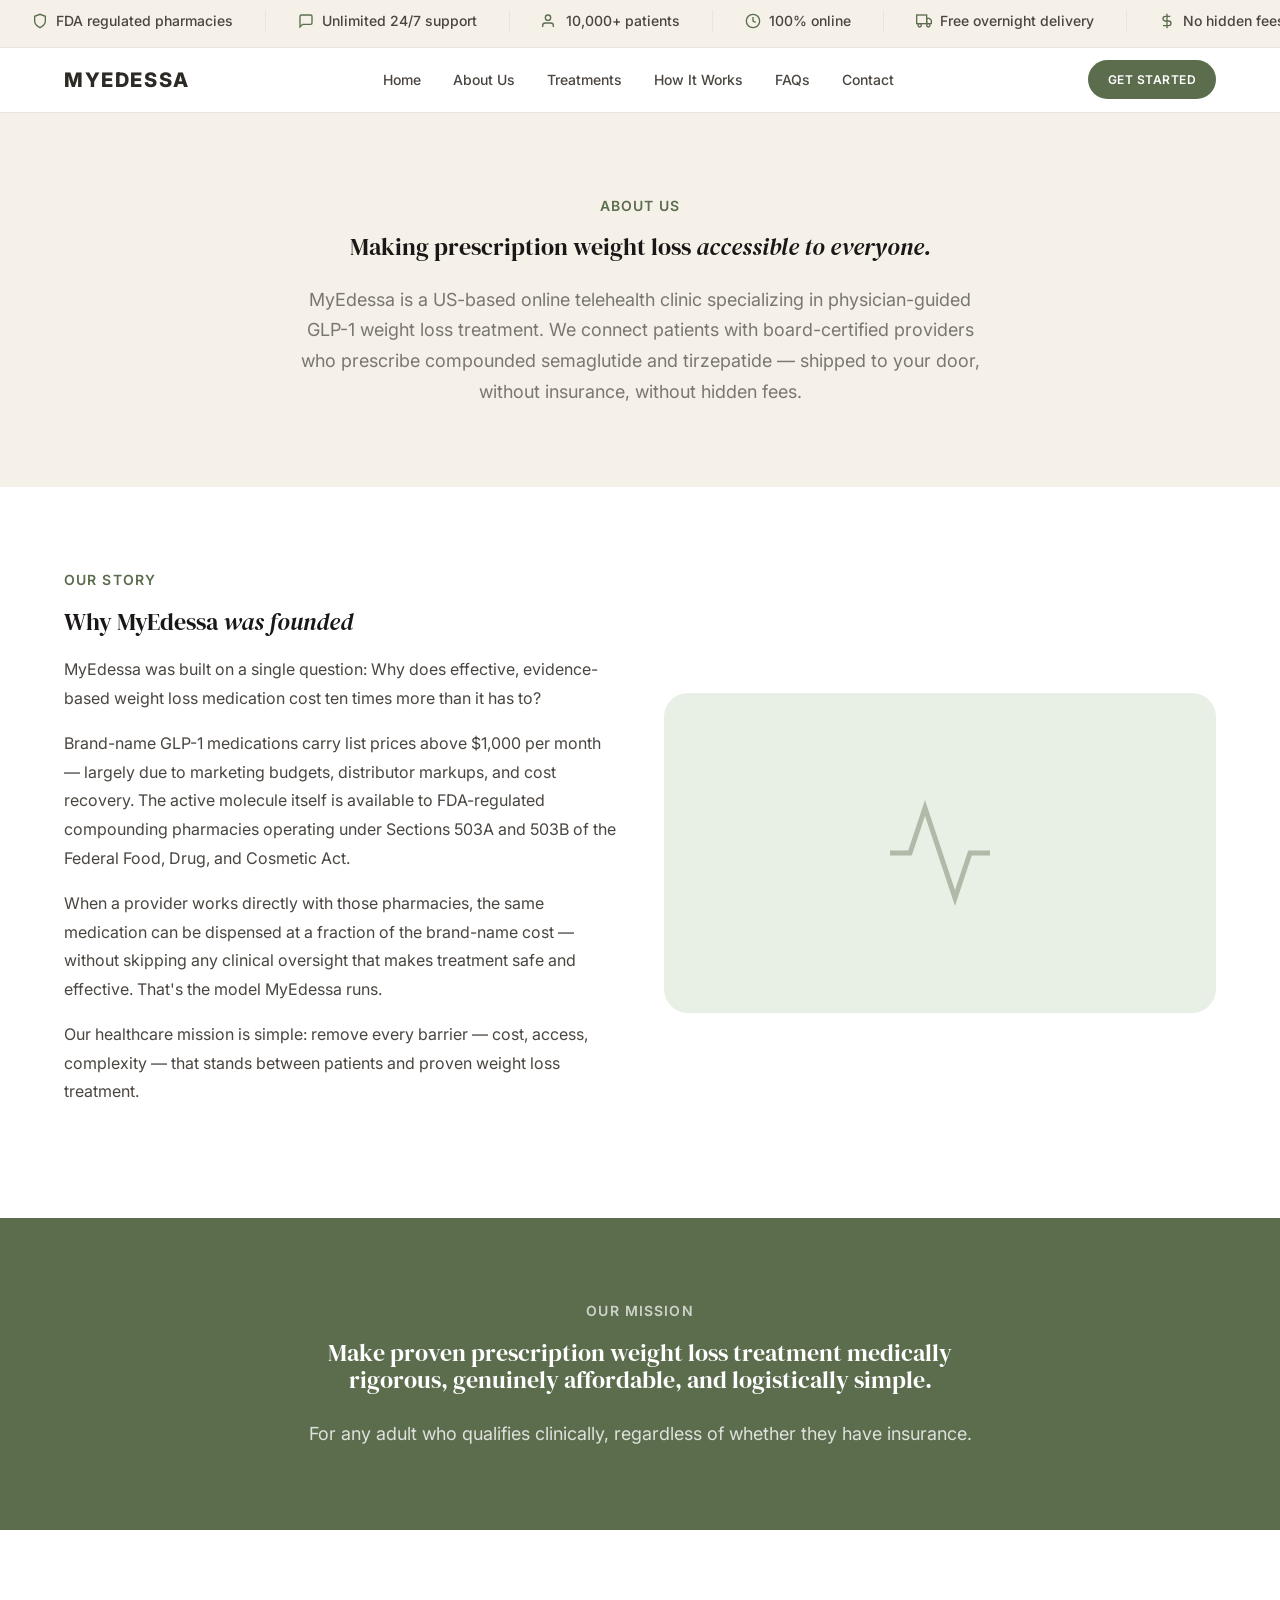
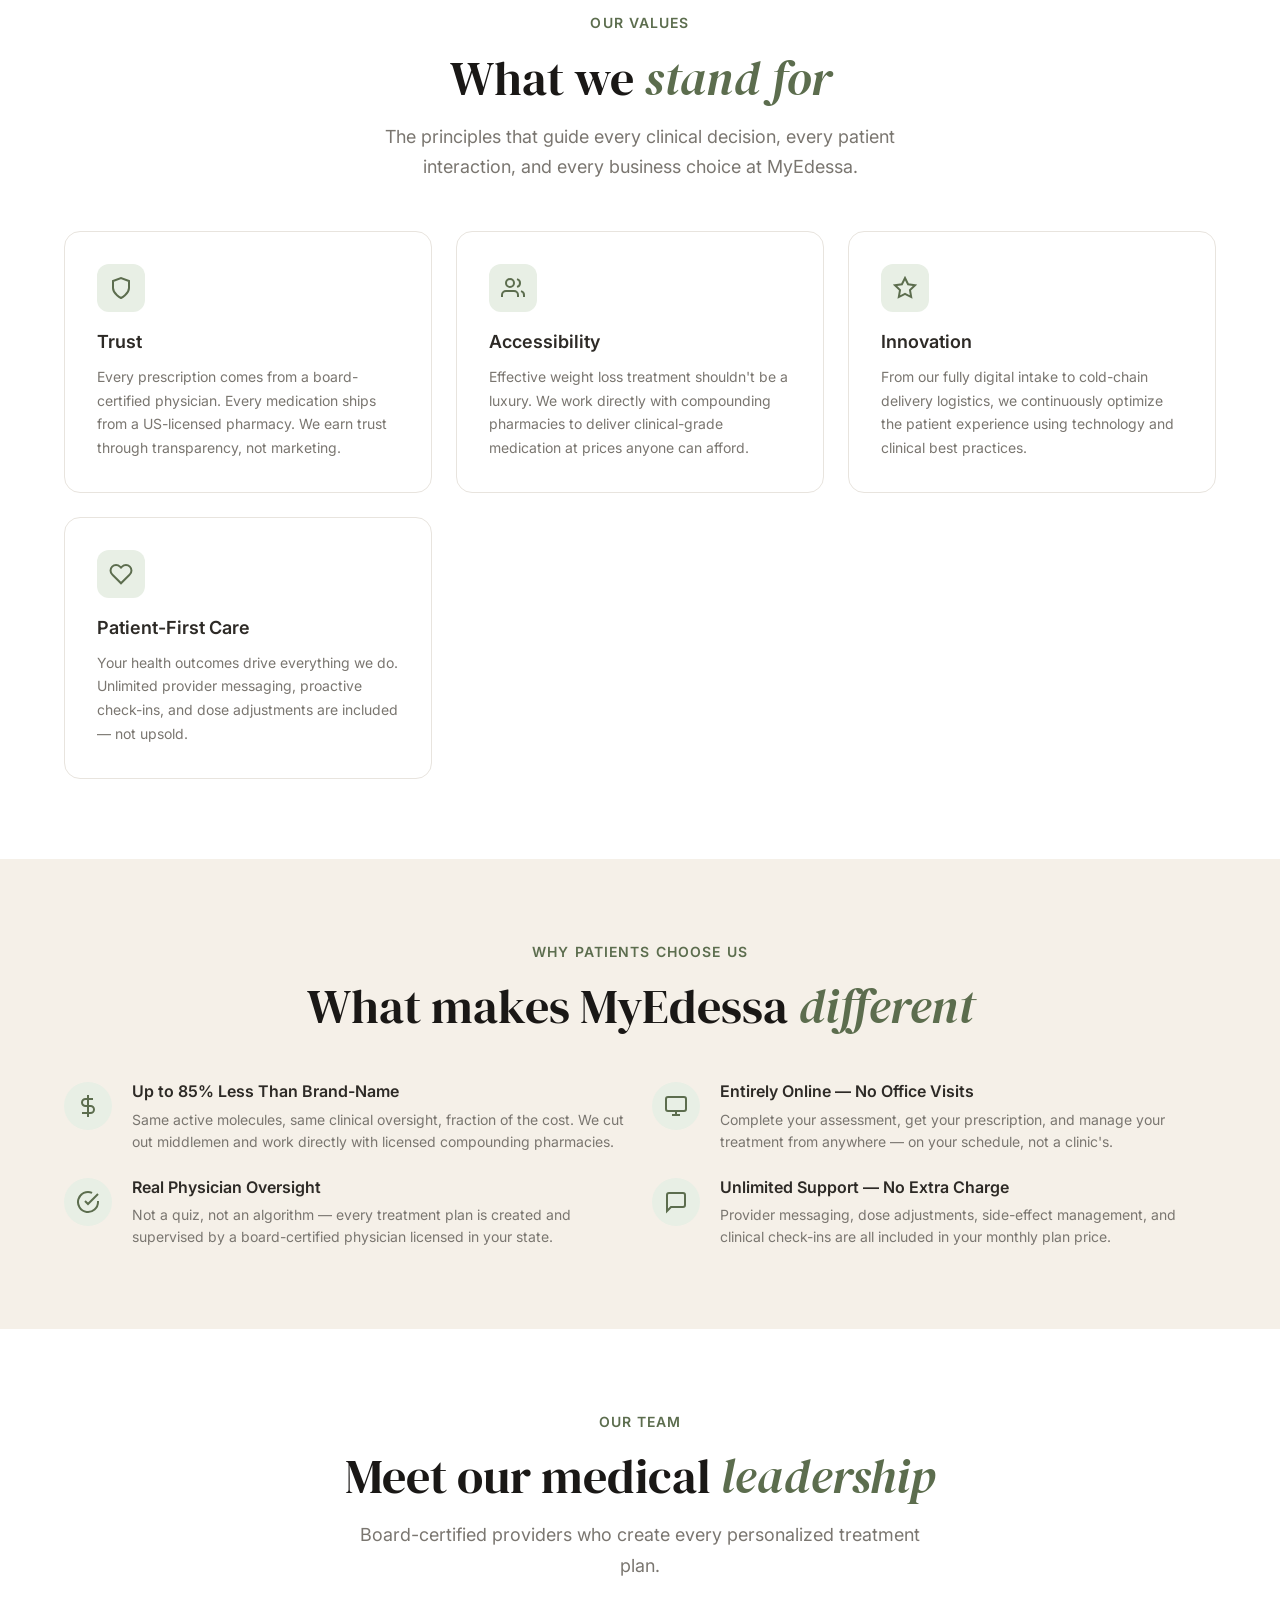
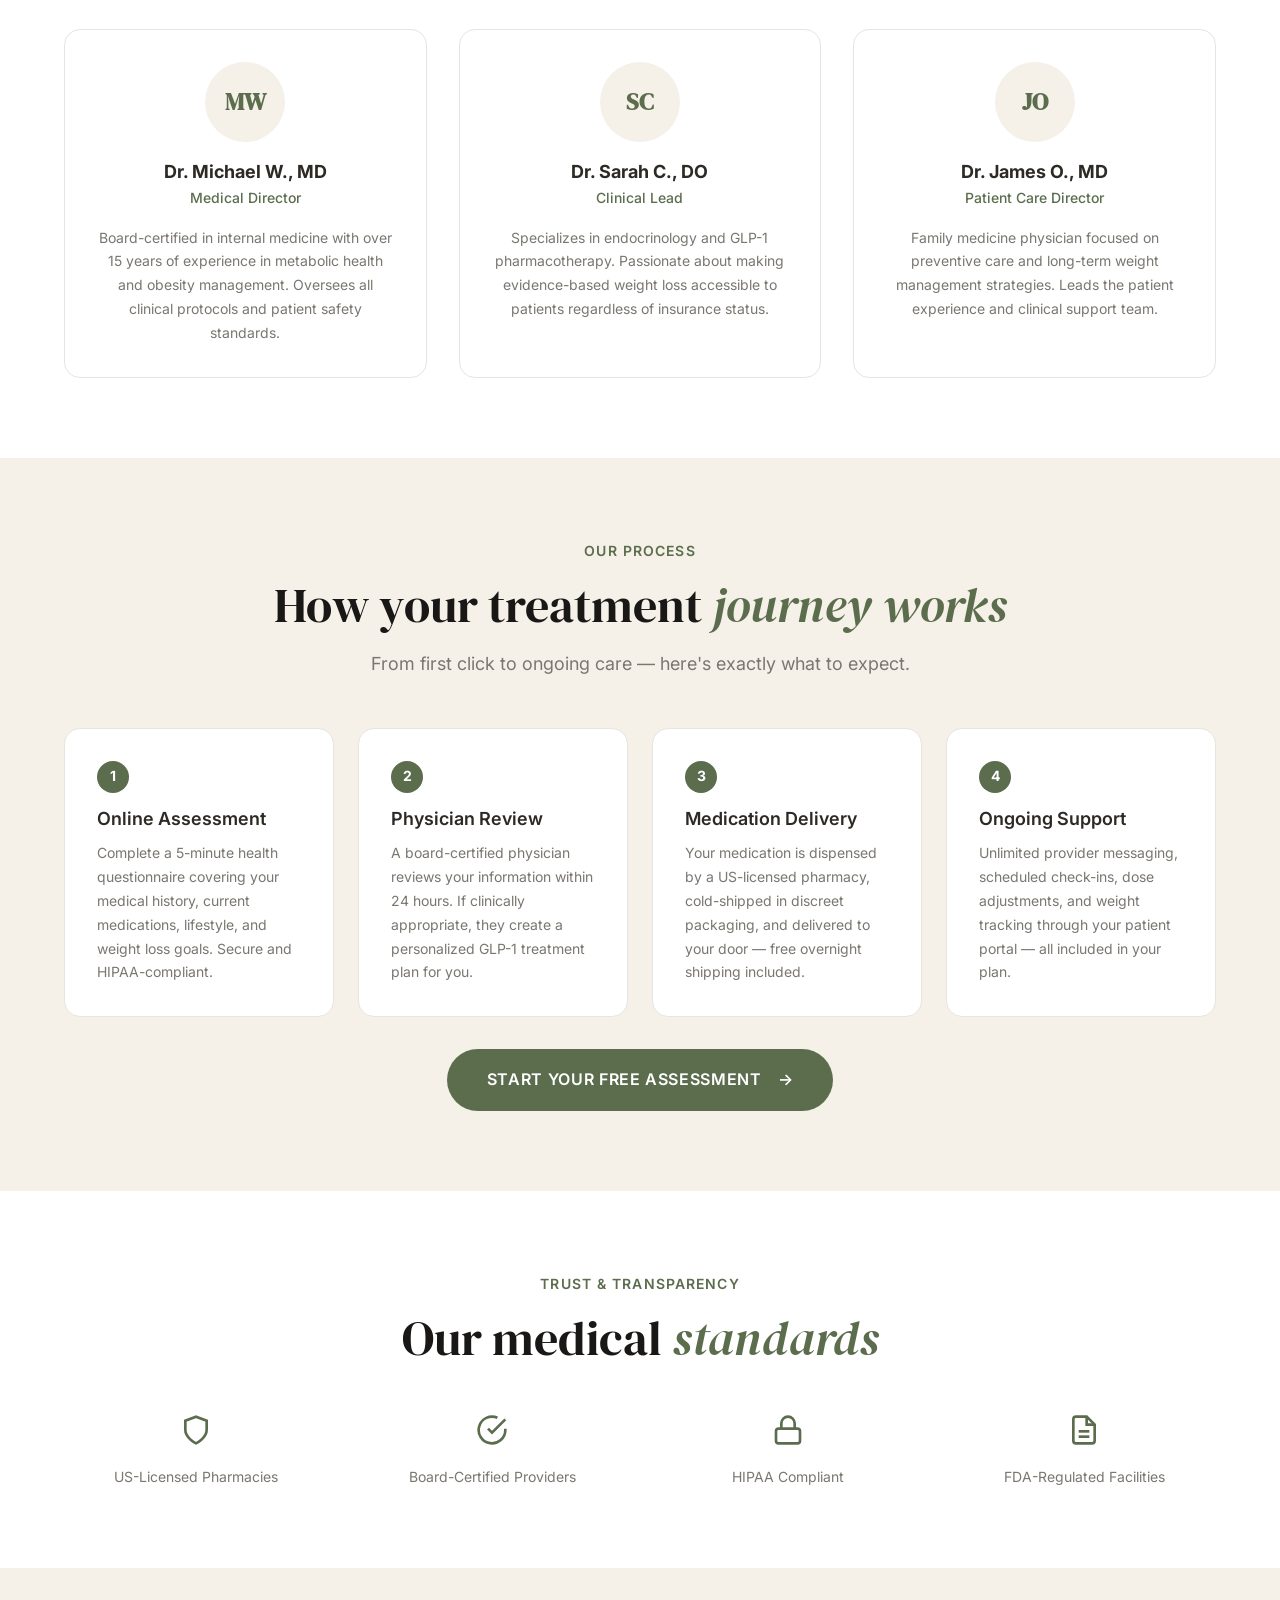
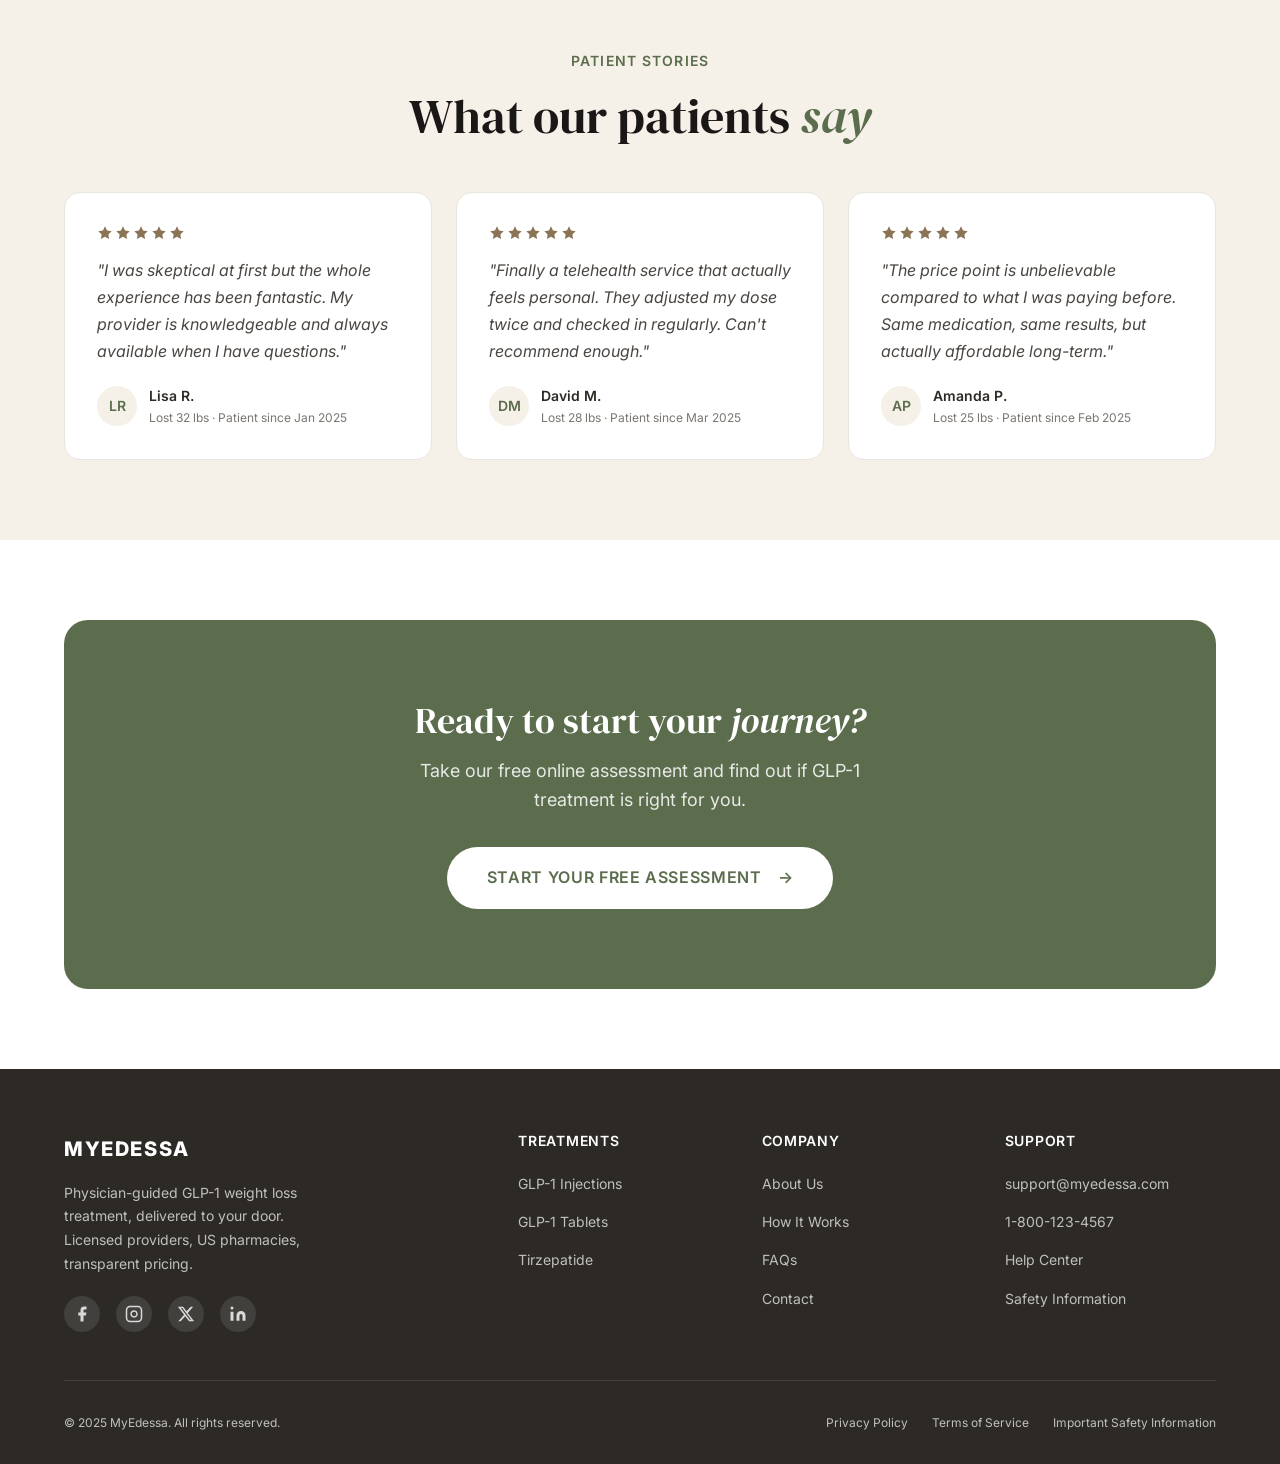
<file: about.html>
<!DOCTYPE html>
<html lang="en">
<head>
  <meta charset="UTF-8">
  <meta name="viewport" content="width=device-width, initial-scale=1.0">
  <meta name="description" content="About MyEdessa — a US-based telehealth clinic specializing in physician-guided GLP-1 weight loss treatment. Learn about our mission, team, and commitment to accessible healthcare.">
  <title>About Us — MyEdessa</title>
  <link rel="preconnect" href="https://fonts.googleapis.com">
  <link rel="preconnect" href="https://fonts.gstatic.com" crossorigin>
  <link href="https://fonts.googleapis.com/css2?family=DM+Serif+Display:ital@0;1&family=Inter:wght@400;500;600;700;800&display=swap" rel="stylesheet">
  <link rel="stylesheet" href="css/style.css">
</head>
<body>
  <!-- Ticker Bar -->
  <div class="ticker" aria-hidden="true">
    <div class="ticker__track">
      <span class="ticker__item"><svg viewBox="0 0 24 24" fill="none" stroke="currentColor" stroke-width="2"><path d="M12 22s8-4 8-10V5l-8-3-8 3v7c0 6 8 10 8 10z"/></svg> FDA regulated pharmacies</span>
      <span class="ticker__item"><svg viewBox="0 0 24 24" fill="none" stroke="currentColor" stroke-width="2"><path d="M21 15a2 2 0 0 1-2 2H7l-4 4V5a2 2 0 0 1 2-2h14a2 2 0 0 1 2 2z"/></svg> Unlimited 24/7 support</span>
      <span class="ticker__item"><svg viewBox="0 0 24 24" fill="none" stroke="currentColor" stroke-width="2"><path d="M17 21v-2a4 4 0 0 0-4-4H5a4 4 0 0 0-4 4v2"/><circle cx="9" cy="7" r="4"/></svg> 10,000+ patients</span>
      <span class="ticker__item"><svg viewBox="0 0 24 24" fill="none" stroke="currentColor" stroke-width="2"><circle cx="12" cy="12" r="10"/><polyline points="12 6 12 12 16 14"/></svg> 100% online</span>
      <span class="ticker__item"><svg viewBox="0 0 24 24" fill="none" stroke="currentColor" stroke-width="2"><rect x="1" y="3" width="15" height="13"/><polygon points="16 8 20 8 23 11 23 16 16 16 16 8"/><circle cx="5.5" cy="18.5" r="2.5"/><circle cx="18.5" cy="18.5" r="2.5"/></svg> Free overnight delivery</span>
      <span class="ticker__item"><svg viewBox="0 0 24 24" fill="none" stroke="currentColor" stroke-width="2"><line x1="12" y1="1" x2="12" y2="23"/><path d="M17 5H9.5a3.5 3.5 0 0 0 0 7h5a3.5 3.5 0 0 1 0 7H6"/></svg> No hidden fees</span>
      <span class="ticker__item"><svg viewBox="0 0 24 24" fill="none" stroke="currentColor" stroke-width="2"><rect x="3" y="11" width="18" height="11" rx="2" ry="2"/><path d="M7 11V7a5 5 0 0 1 10 0v4"/></svg> HIPAA compliant</span>
      <span class="ticker__item"><svg viewBox="0 0 24 24" fill="none" stroke="currentColor" stroke-width="2"><path d="M12 22s8-4 8-10V5l-8-3-8 3v7c0 6 8 10 8 10z"/></svg> FDA regulated pharmacies</span>
      <span class="ticker__item"><svg viewBox="0 0 24 24" fill="none" stroke="currentColor" stroke-width="2"><path d="M21 15a2 2 0 0 1-2 2H7l-4 4V5a2 2 0 0 1 2-2h14a2 2 0 0 1 2 2z"/></svg> Unlimited 24/7 support</span>
      <span class="ticker__item"><svg viewBox="0 0 24 24" fill="none" stroke="currentColor" stroke-width="2"><path d="M17 21v-2a4 4 0 0 0-4-4H5a4 4 0 0 0-4 4v2"/><circle cx="9" cy="7" r="4"/></svg> 10,000+ patients</span>
      <span class="ticker__item"><svg viewBox="0 0 24 24" fill="none" stroke="currentColor" stroke-width="2"><circle cx="12" cy="12" r="10"/><polyline points="12 6 12 12 16 14"/></svg> 100% online</span>
      <span class="ticker__item"><svg viewBox="0 0 24 24" fill="none" stroke="currentColor" stroke-width="2"><rect x="1" y="3" width="15" height="13"/><polygon points="16 8 20 8 23 11 23 16 16 16 16 8"/><circle cx="5.5" cy="18.5" r="2.5"/><circle cx="18.5" cy="18.5" r="2.5"/></svg> Free overnight delivery</span>
      <span class="ticker__item"><svg viewBox="0 0 24 24" fill="none" stroke="currentColor" stroke-width="2"><line x1="12" y1="1" x2="12" y2="23"/><path d="M17 5H9.5a3.5 3.5 0 0 0 0 7h5a3.5 3.5 0 0 1 0 7H6"/></svg> No hidden fees</span>
      <span class="ticker__item"><svg viewBox="0 0 24 24" fill="none" stroke="currentColor" stroke-width="2"><rect x="3" y="11" width="18" height="11" rx="2" ry="2"/><path d="M7 11V7a5 5 0 0 1 10 0v4"/></svg> HIPAA compliant</span>
    </div>
  </div>

  <!-- Navigation -->
  <nav class="nav" role="navigation" aria-label="Main navigation">
    <div class="container nav__inner">
      <a href="index.html" class="nav__logo">MyEdessa</a>
      <div class="nav__links">
        <a href="index.html" class="nav__link">Home</a>
        <a href="about.html" class="nav__link">About Us</a>
        <a href="product.html" class="nav__link">Treatments</a>
        <a href="index.html#how-it-works" class="nav__link">How It Works</a>
        <a href="index.html#faq" class="nav__link">FAQs</a>
        <a href="index.html#contact" class="nav__link">Contact</a>
      </div>
      <a href="index.html#get-started" class="btn btn--primary btn--sm nav__cta">Get Started</a>
      <button class="nav__mobile-toggle" aria-label="Toggle menu" aria-expanded="false">
        <span></span><span></span><span></span>
      </button>
    </div>
    <div class="nav__mobile-menu">
      <a href="index.html">Home</a>
      <a href="about.html">About Us</a>
      <a href="product.html">Treatments</a>
      <a href="index.html#how-it-works">How It Works</a>
      <a href="index.html#faq">FAQs</a>
      <a href="index.html#contact">Contact</a>
      <a href="index.html#get-started" class="btn btn--primary btn--full">Get Started</a>
    </div>
  </nav>

  <main>
    <!-- About Hero -->
    <section class="about-hero">
      <div class="container">
        <span class="section__subtitle">About Us</span>
        <h1>Making prescription weight loss <em>accessible to everyone.</em></h1>
        <p class="about-hero__desc">MyEdessa is a US-based online telehealth clinic specializing in physician-guided GLP-1 weight loss treatment. We connect patients with board-certified providers who prescribe compounded semaglutide and tirzepatide — shipped to your door, without insurance, without hidden fees.</p>
      </div>
    </section>

    <!-- Our Story -->
    <section class="section" aria-labelledby="story-title">
      <div class="container">
        <div class="two-col fade-in">
          <div class="two-col__text">
            <span class="section__subtitle">Our Story</span>
            <h2 id="story-title">Why MyEdessa <em>was founded</em></h2>
            <p>MyEdessa was built on a single question: Why does effective, evidence-based weight loss medication cost ten times more than it has to?</p>
            <p>Brand-name GLP-1 medications carry list prices above $1,000 per month — largely due to marketing budgets, distributor markups, and cost recovery. The active molecule itself is available to FDA-regulated compounding pharmacies operating under Sections 503A and 503B of the Federal Food, Drug, and Cosmetic Act.</p>
            <p>When a provider works directly with those pharmacies, the same medication can be dispensed at a fraction of the brand-name cost — without skipping any clinical oversight that makes treatment safe and effective. That's the model MyEdessa runs.</p>
            <p>Our healthcare mission is simple: remove every barrier — cost, access, complexity — that stands between patients and proven weight loss treatment.</p>
          </div>
          <div class="two-col__visual">
            <div class="visual-placeholder">
              <svg width="120" height="120" viewBox="0 0 24 24" fill="none" stroke="currentColor" stroke-width="1"><path d="M22 12h-4l-3 9L9 3l-3 9H2"/></svg>
            </div>
          </div>
        </div>
      </div>
    </section>

    <!-- Mission & Vision -->
    <section class="section section--primary" aria-labelledby="mission-title">
      <div class="container">
        <div class="mission-block fade-in">
          <span class="section__subtitle">Our Mission</span>
          <h2 id="mission-title">Make proven prescription weight loss treatment medically rigorous, genuinely affordable, and logistically simple.</h2>
          <p>For any adult who qualifies clinically, regardless of whether they have insurance.</p>
        </div>
      </div>
    </section>

    <!-- Our Values -->
    <section class="section" aria-labelledby="values-title">
      <div class="container">
        <div class="section__header fade-in">
          <span class="section__subtitle">Our Values</span>
          <h2 class="section__title" id="values-title">What we <em>stand for</em></h2>
          <p class="section__desc">The principles that guide every clinical decision, every patient interaction, and every business choice at MyEdessa.</p>
        </div>
        <div class="values-grid fade-in">
          <div class="value-card">
            <div class="value-card__icon">
              <svg viewBox="0 0 24 24" fill="none" stroke="currentColor" stroke-width="2"><path d="M12 22s8-4 8-10V5l-8-3-8 3v7c0 6 8 10 8 10z"/></svg>
            </div>
            <h3>Trust</h3>
            <p>Every prescription comes from a board-certified physician. Every medication ships from a US-licensed pharmacy. We earn trust through transparency, not marketing.</p>
          </div>
          <div class="value-card">
            <div class="value-card__icon">
              <svg viewBox="0 0 24 24" fill="none" stroke="currentColor" stroke-width="2"><path d="M17 21v-2a4 4 0 0 0-4-4H5a4 4 0 0 0-4 4v2"/><circle cx="9" cy="7" r="4"/><path d="M23 21v-2a4 4 0 0 0-3-3.87"/><path d="M16 3.13a4 4 0 0 1 0 7.75"/></svg>
            </div>
            <h3>Accessibility</h3>
            <p>Effective weight loss treatment shouldn't be a luxury. We work directly with compounding pharmacies to deliver clinical-grade medication at prices anyone can afford.</p>
          </div>
          <div class="value-card">
            <div class="value-card__icon">
              <svg viewBox="0 0 24 24" fill="none" stroke="currentColor" stroke-width="2"><polygon points="12 2 15.09 8.26 22 9.27 17 14.14 18.18 21.02 12 17.77 5.82 21.02 7 14.14 2 9.27 8.91 8.26 12 2"/></svg>
            </div>
            <h3>Innovation</h3>
            <p>From our fully digital intake to cold-chain delivery logistics, we continuously optimize the patient experience using technology and clinical best practices.</p>
          </div>
          <div class="value-card">
            <div class="value-card__icon">
              <svg viewBox="0 0 24 24" fill="none" stroke="currentColor" stroke-width="2"><path d="M20.84 4.61a5.5 5.5 0 0 0-7.78 0L12 5.67l-1.06-1.06a5.5 5.5 0 0 0-7.78 7.78l1.06 1.06L12 21.23l7.78-7.78 1.06-1.06a5.5 5.5 0 0 0 0-7.78z"/></svg>
            </div>
            <h3>Patient-First Care</h3>
            <p>Your health outcomes drive everything we do. Unlimited provider messaging, proactive check-ins, and dose adjustments are included — not upsold.</p>
          </div>
        </div>
      </div>
    </section>

    <!-- Why Patients Choose Us -->
    <section class="section section--cream" aria-labelledby="choose-title">
      <div class="container">
        <div class="section__header fade-in">
          <span class="section__subtitle">Why Patients Choose Us</span>
          <h2 class="section__title" id="choose-title">What makes MyEdessa <em>different</em></h2>
        </div>
        <div class="differentiators fade-in">
          <div class="differentiator">
            <div class="differentiator__icon">
              <svg viewBox="0 0 24 24" fill="none" stroke="currentColor" stroke-width="2"><line x1="12" y1="1" x2="12" y2="23"/><path d="M17 5H9.5a3.5 3.5 0 0 0 0 7h5a3.5 3.5 0 0 1 0 7H6"/></svg>
            </div>
            <div>
              <h4>Up to 85% Less Than Brand-Name</h4>
              <p>Same active molecules, same clinical oversight, fraction of the cost. We cut out middlemen and work directly with licensed compounding pharmacies.</p>
            </div>
          </div>
          <div class="differentiator">
            <div class="differentiator__icon">
              <svg viewBox="0 0 24 24" fill="none" stroke="currentColor" stroke-width="2"><rect x="2" y="3" width="20" height="14" rx="2" ry="2"/><line x1="8" y1="21" x2="16" y2="21"/><line x1="12" y1="17" x2="12" y2="21"/></svg>
            </div>
            <div>
              <h4>Entirely Online — No Office Visits</h4>
              <p>Complete your assessment, get your prescription, and manage your treatment from anywhere — on your schedule, not a clinic's.</p>
            </div>
          </div>
          <div class="differentiator">
            <div class="differentiator__icon">
              <svg viewBox="0 0 24 24" fill="none" stroke="currentColor" stroke-width="2"><path d="M22 11.08V12a10 10 0 1 1-5.93-9.14"/><polyline points="22 4 12 14.01 9 11.01"/></svg>
            </div>
            <div>
              <h4>Real Physician Oversight</h4>
              <p>Not a quiz, not an algorithm — every treatment plan is created and supervised by a board-certified physician licensed in your state.</p>
            </div>
          </div>
          <div class="differentiator">
            <div class="differentiator__icon">
              <svg viewBox="0 0 24 24" fill="none" stroke="currentColor" stroke-width="2"><path d="M21 15a2 2 0 0 1-2 2H7l-4 4V5a2 2 0 0 1 2-2h14a2 2 0 0 1 2 2z"/></svg>
            </div>
            <div>
              <h4>Unlimited Support — No Extra Charge</h4>
              <p>Provider messaging, dose adjustments, side-effect management, and clinical check-ins are all included in your monthly plan price.</p>
            </div>
          </div>
        </div>
      </div>
    </section>

    <!-- Meet the Team -->
    <section class="section" aria-labelledby="team-title">
      <div class="container">
        <div class="section__header fade-in">
          <span class="section__subtitle">Our Team</span>
          <h2 class="section__title" id="team-title">Meet our medical <em>leadership</em></h2>
          <p class="section__desc">Board-certified providers who create every personalized treatment plan.</p>
        </div>
        <div class="team-grid fade-in">
          <div class="team-card">
            <div class="team-card__avatar">MW</div>
            <h3 class="team-card__name">Dr. Michael W., MD</h3>
            <p class="team-card__role">Medical Director</p>
            <p class="team-card__bio">Board-certified in internal medicine with over 15 years of experience in metabolic health and obesity management. Oversees all clinical protocols and patient safety standards.</p>
          </div>
          <div class="team-card">
            <div class="team-card__avatar">SC</div>
            <h3 class="team-card__name">Dr. Sarah C., DO</h3>
            <p class="team-card__role">Clinical Lead</p>
            <p class="team-card__bio">Specializes in endocrinology and GLP-1 pharmacotherapy. Passionate about making evidence-based weight loss accessible to patients regardless of insurance status.</p>
          </div>
          <div class="team-card">
            <div class="team-card__avatar">JO</div>
            <h3 class="team-card__name">Dr. James O., MD</h3>
            <p class="team-card__role">Patient Care Director</p>
            <p class="team-card__bio">Family medicine physician focused on preventive care and long-term weight management strategies. Leads the patient experience and clinical support team.</p>
          </div>
        </div>
      </div>
    </section>

    <!-- Our Process -->
    <section class="section section--cream" aria-labelledby="process-title">
      <div class="container">
        <div class="section__header fade-in">
          <span class="section__subtitle">Our Process</span>
          <h2 class="section__title" id="process-title">How your treatment <em>journey works</em></h2>
          <p class="section__desc">From first click to ongoing care — here's exactly what to expect.</p>
        </div>
        <div class="process-grid fade-in">
          <div class="process-card">
            <div class="process-card__step">1</div>
            <h3>Online Assessment</h3>
            <p>Complete a 5-minute health questionnaire covering your medical history, current medications, lifestyle, and weight loss goals. Secure and HIPAA-compliant.</p>
          </div>
          <div class="process-card">
            <div class="process-card__step">2</div>
            <h3>Physician Review</h3>
            <p>A board-certified physician reviews your information within 24 hours. If clinically appropriate, they create a personalized GLP-1 treatment plan for you.</p>
          </div>
          <div class="process-card">
            <div class="process-card__step">3</div>
            <h3>Medication Delivery</h3>
            <p>Your medication is dispensed by a US-licensed pharmacy, cold-shipped in discreet packaging, and delivered to your door — free overnight shipping included.</p>
          </div>
          <div class="process-card">
            <div class="process-card__step">4</div>
            <h3>Ongoing Support</h3>
            <p>Unlimited provider messaging, scheduled check-ins, dose adjustments, and weight tracking through your patient portal — all included in your plan.</p>
          </div>
        </div>
        <div class="text-center mt-8 fade-in">
          <a href="index.html#get-started" class="btn btn--primary btn--lg btn--arrow">Start Your Free Assessment</a>
        </div>
      </div>
    </section>

    <!-- Medical Standards -->
    <section class="section" aria-labelledby="standards-title">
      <div class="container">
        <div class="section__header fade-in">
          <span class="section__subtitle">Trust & Transparency</span>
          <h2 class="section__title" id="standards-title">Our medical <em>standards</em></h2>
        </div>
        <div class="stats-row fade-in">
          <div class="stat--icon">
            <div class="stat__number">
              <svg width="32" height="32" viewBox="0 0 24 24" fill="none" stroke="currentColor" stroke-width="2"><path d="M12 22s8-4 8-10V5l-8-3-8 3v7c0 6 8 10 8 10z"/></svg>
            </div>
            <div class="stat__label">US-Licensed Pharmacies</div>
          </div>
          <div class="stat--icon">
            <div class="stat__number">
              <svg width="32" height="32" viewBox="0 0 24 24" fill="none" stroke="currentColor" stroke-width="2"><path d="M22 11.08V12a10 10 0 1 1-5.93-9.14"/><polyline points="22 4 12 14.01 9 11.01"/></svg>
            </div>
            <div class="stat__label">Board-Certified Providers</div>
          </div>
          <div class="stat--icon">
            <div class="stat__number">
              <svg width="32" height="32" viewBox="0 0 24 24" fill="none" stroke="currentColor" stroke-width="2"><rect x="3" y="11" width="18" height="11" rx="2" ry="2"/><path d="M7 11V7a5 5 0 0 1 10 0v4"/></svg>
            </div>
            <div class="stat__label">HIPAA Compliant</div>
          </div>
          <div class="stat--icon">
            <div class="stat__number">
              <svg width="32" height="32" viewBox="0 0 24 24" fill="none" stroke="currentColor" stroke-width="2"><path d="M14 2H6a2 2 0 0 0-2 2v16a2 2 0 0 0 2 2h12a2 2 0 0 0 2-2V8z"/><polyline points="14 2 14 8 20 8"/><line x1="16" y1="13" x2="8" y2="13"/><line x1="16" y1="17" x2="8" y2="17"/></svg>
            </div>
            <div class="stat__label">FDA-Regulated Facilities</div>
          </div>
        </div>
      </div>
    </section>

    <!-- Testimonials -->
    <section class="section section--cream" aria-labelledby="about-testimonials-title">
      <div class="container">
        <div class="section__header fade-in">
          <span class="section__subtitle">Patient Stories</span>
          <h2 class="section__title" id="about-testimonials-title">What our patients <em>say</em></h2>
        </div>
        <div class="testimonials-grid fade-in">
          <div class="testimonial">
            <div class="testimonial__stars">
              <svg width="16" height="16" viewBox="0 0 24 24" fill="currentColor"><polygon points="12 2 15.09 8.26 22 9.27 17 14.14 18.18 21.02 12 17.77 5.82 21.02 7 14.14 2 9.27 8.91 8.26 12 2"/></svg>
              <svg width="16" height="16" viewBox="0 0 24 24" fill="currentColor"><polygon points="12 2 15.09 8.26 22 9.27 17 14.14 18.18 21.02 12 17.77 5.82 21.02 7 14.14 2 9.27 8.91 8.26 12 2"/></svg>
              <svg width="16" height="16" viewBox="0 0 24 24" fill="currentColor"><polygon points="12 2 15.09 8.26 22 9.27 17 14.14 18.18 21.02 12 17.77 5.82 21.02 7 14.14 2 9.27 8.91 8.26 12 2"/></svg>
              <svg width="16" height="16" viewBox="0 0 24 24" fill="currentColor"><polygon points="12 2 15.09 8.26 22 9.27 17 14.14 18.18 21.02 12 17.77 5.82 21.02 7 14.14 2 9.27 8.91 8.26 12 2"/></svg>
              <svg width="16" height="16" viewBox="0 0 24 24" fill="currentColor"><polygon points="12 2 15.09 8.26 22 9.27 17 14.14 18.18 21.02 12 17.77 5.82 21.02 7 14.14 2 9.27 8.91 8.26 12 2"/></svg>
            </div>
            <p class="testimonial__text">"I was skeptical at first but the whole experience has been fantastic. My provider is knowledgeable and always available when I have questions."</p>
            <div class="testimonial__author">
              <div class="testimonial__avatar">LR</div>
              <div>
                <div class="testimonial__name">Lisa R.</div>
                <div class="testimonial__detail">Lost 32 lbs · Patient since Jan 2025</div>
              </div>
            </div>
          </div>
          <div class="testimonial">
            <div class="testimonial__stars">
              <svg width="16" height="16" viewBox="0 0 24 24" fill="currentColor"><polygon points="12 2 15.09 8.26 22 9.27 17 14.14 18.18 21.02 12 17.77 5.82 21.02 7 14.14 2 9.27 8.91 8.26 12 2"/></svg>
              <svg width="16" height="16" viewBox="0 0 24 24" fill="currentColor"><polygon points="12 2 15.09 8.26 22 9.27 17 14.14 18.18 21.02 12 17.77 5.82 21.02 7 14.14 2 9.27 8.91 8.26 12 2"/></svg>
              <svg width="16" height="16" viewBox="0 0 24 24" fill="currentColor"><polygon points="12 2 15.09 8.26 22 9.27 17 14.14 18.18 21.02 12 17.77 5.82 21.02 7 14.14 2 9.27 8.91 8.26 12 2"/></svg>
              <svg width="16" height="16" viewBox="0 0 24 24" fill="currentColor"><polygon points="12 2 15.09 8.26 22 9.27 17 14.14 18.18 21.02 12 17.77 5.82 21.02 7 14.14 2 9.27 8.91 8.26 12 2"/></svg>
              <svg width="16" height="16" viewBox="0 0 24 24" fill="currentColor"><polygon points="12 2 15.09 8.26 22 9.27 17 14.14 18.18 21.02 12 17.77 5.82 21.02 7 14.14 2 9.27 8.91 8.26 12 2"/></svg>
            </div>
            <p class="testimonial__text">"Finally a telehealth service that actually feels personal. They adjusted my dose twice and checked in regularly. Can't recommend enough."</p>
            <div class="testimonial__author">
              <div class="testimonial__avatar">DM</div>
              <div>
                <div class="testimonial__name">David M.</div>
                <div class="testimonial__detail">Lost 28 lbs · Patient since Mar 2025</div>
              </div>
            </div>
          </div>
          <div class="testimonial">
            <div class="testimonial__stars">
              <svg width="16" height="16" viewBox="0 0 24 24" fill="currentColor"><polygon points="12 2 15.09 8.26 22 9.27 17 14.14 18.18 21.02 12 17.77 5.82 21.02 7 14.14 2 9.27 8.91 8.26 12 2"/></svg>
              <svg width="16" height="16" viewBox="0 0 24 24" fill="currentColor"><polygon points="12 2 15.09 8.26 22 9.27 17 14.14 18.18 21.02 12 17.77 5.82 21.02 7 14.14 2 9.27 8.91 8.26 12 2"/></svg>
              <svg width="16" height="16" viewBox="0 0 24 24" fill="currentColor"><polygon points="12 2 15.09 8.26 22 9.27 17 14.14 18.18 21.02 12 17.77 5.82 21.02 7 14.14 2 9.27 8.91 8.26 12 2"/></svg>
              <svg width="16" height="16" viewBox="0 0 24 24" fill="currentColor"><polygon points="12 2 15.09 8.26 22 9.27 17 14.14 18.18 21.02 12 17.77 5.82 21.02 7 14.14 2 9.27 8.91 8.26 12 2"/></svg>
              <svg width="16" height="16" viewBox="0 0 24 24" fill="currentColor"><polygon points="12 2 15.09 8.26 22 9.27 17 14.14 18.18 21.02 12 17.77 5.82 21.02 7 14.14 2 9.27 8.91 8.26 12 2"/></svg>
            </div>
            <p class="testimonial__text">"The price point is unbelievable compared to what I was paying before. Same medication, same results, but actually affordable long-term."</p>
            <div class="testimonial__author">
              <div class="testimonial__avatar">AP</div>
              <div>
                <div class="testimonial__name">Amanda P.</div>
                <div class="testimonial__detail">Lost 25 lbs · Patient since Feb 2025</div>
              </div>
            </div>
          </div>
        </div>
      </div>
    </section>

    <!-- Final CTA -->
    <section class="section" aria-label="Call to action">
      <div class="container">
        <div class="cta-section fade-in">
          <h2>Ready to start your <em>journey?</em></h2>
          <p>Take our free online assessment and find out if GLP-1 treatment is right for you.</p>
          <a href="index.html#get-started" class="btn btn--white btn--lg btn--arrow">Start Your Free Assessment</a>
        </div>
      </div>
    </section>
  </main>

  <!-- Footer -->
  <footer class="footer" role="contentinfo">
    <div class="container">
      <div class="footer__grid">
        <div class="footer__brand">
          <div class="footer__logo">MyEdessa</div>
          <p class="footer__desc">Physician-guided GLP-1 weight loss treatment, delivered to your door. Licensed providers, US pharmacies, transparent pricing.</p>
          <div class="social-links">
            <a href="#" aria-label="Facebook"><svg viewBox="0 0 24 24" fill="currentColor"><path d="M18 2h-3a5 5 0 0 0-5 5v3H7v4h3v8h4v-8h3l1-4h-4V7a1 1 0 0 1 1-1h3z"/></svg></a>
            <a href="#" aria-label="Instagram"><svg viewBox="0 0 24 24" fill="none" stroke="currentColor" stroke-width="2"><rect x="2" y="2" width="20" height="20" rx="5" ry="5"/><path d="M16 11.37A4 4 0 1 1 12.63 8 4 4 0 0 1 16 11.37z"/><line x1="17.5" y1="6.5" x2="17.51" y2="6.5"/></svg></a>
            <a href="#" aria-label="Twitter/X"><svg viewBox="0 0 24 24" fill="currentColor"><path d="M18.244 2.25h3.308l-7.227 8.26 8.502 11.24H16.17l-5.214-6.817L4.99 21.75H1.68l7.73-8.835L1.254 2.25H8.08l4.713 6.231zm-1.161 17.52h1.833L7.084 4.126H5.117z"/></svg></a>
            <a href="#" aria-label="LinkedIn"><svg viewBox="0 0 24 24" fill="currentColor"><path d="M16 8a6 6 0 0 1 6 6v7h-4v-7a2 2 0 0 0-2-2 2 2 0 0 0-2 2v7h-4v-7a6 6 0 0 1 6-6z"/><rect x="2" y="9" width="4" height="12"/><circle cx="4" cy="4" r="2"/></svg></a>
          </div>
        </div>
        <div class="footer__col">
          <h4>Treatments</h4>
          <a href="product.html">GLP-1 Injections</a>
          <a href="product.html">GLP-1 Tablets</a>
          <a href="product.html#tirzepatide">Tirzepatide</a>
        </div>
        <div class="footer__col">
          <h4>Company</h4>
          <a href="about.html">About Us</a>
          <a href="index.html#how-it-works">How It Works</a>
          <a href="index.html#faq">FAQs</a>
          <a href="index.html#contact">Contact</a>
        </div>
        <div class="footer__col">
          <h4>Support</h4>
          <a href="mailto:support@myedessa.com">support@myedessa.com</a>
          <a href="tel:+18001234567">1-800-123-4567</a>
          <a href="#">Help Center</a>
          <a href="#">Safety Information</a>
        </div>
      </div>
      <div class="footer__bottom">
        <p>&copy; 2025 MyEdessa. All rights reserved.</p>
        <div class="footer__links">
          <a href="#">Privacy Policy</a>
          <a href="#">Terms of Service</a>
          <a href="#">Important Safety Information</a>
        </div>
      </div>
    </div>
  </footer>

  <script src="js/main.js"></script>
</body>
</html>
</file>
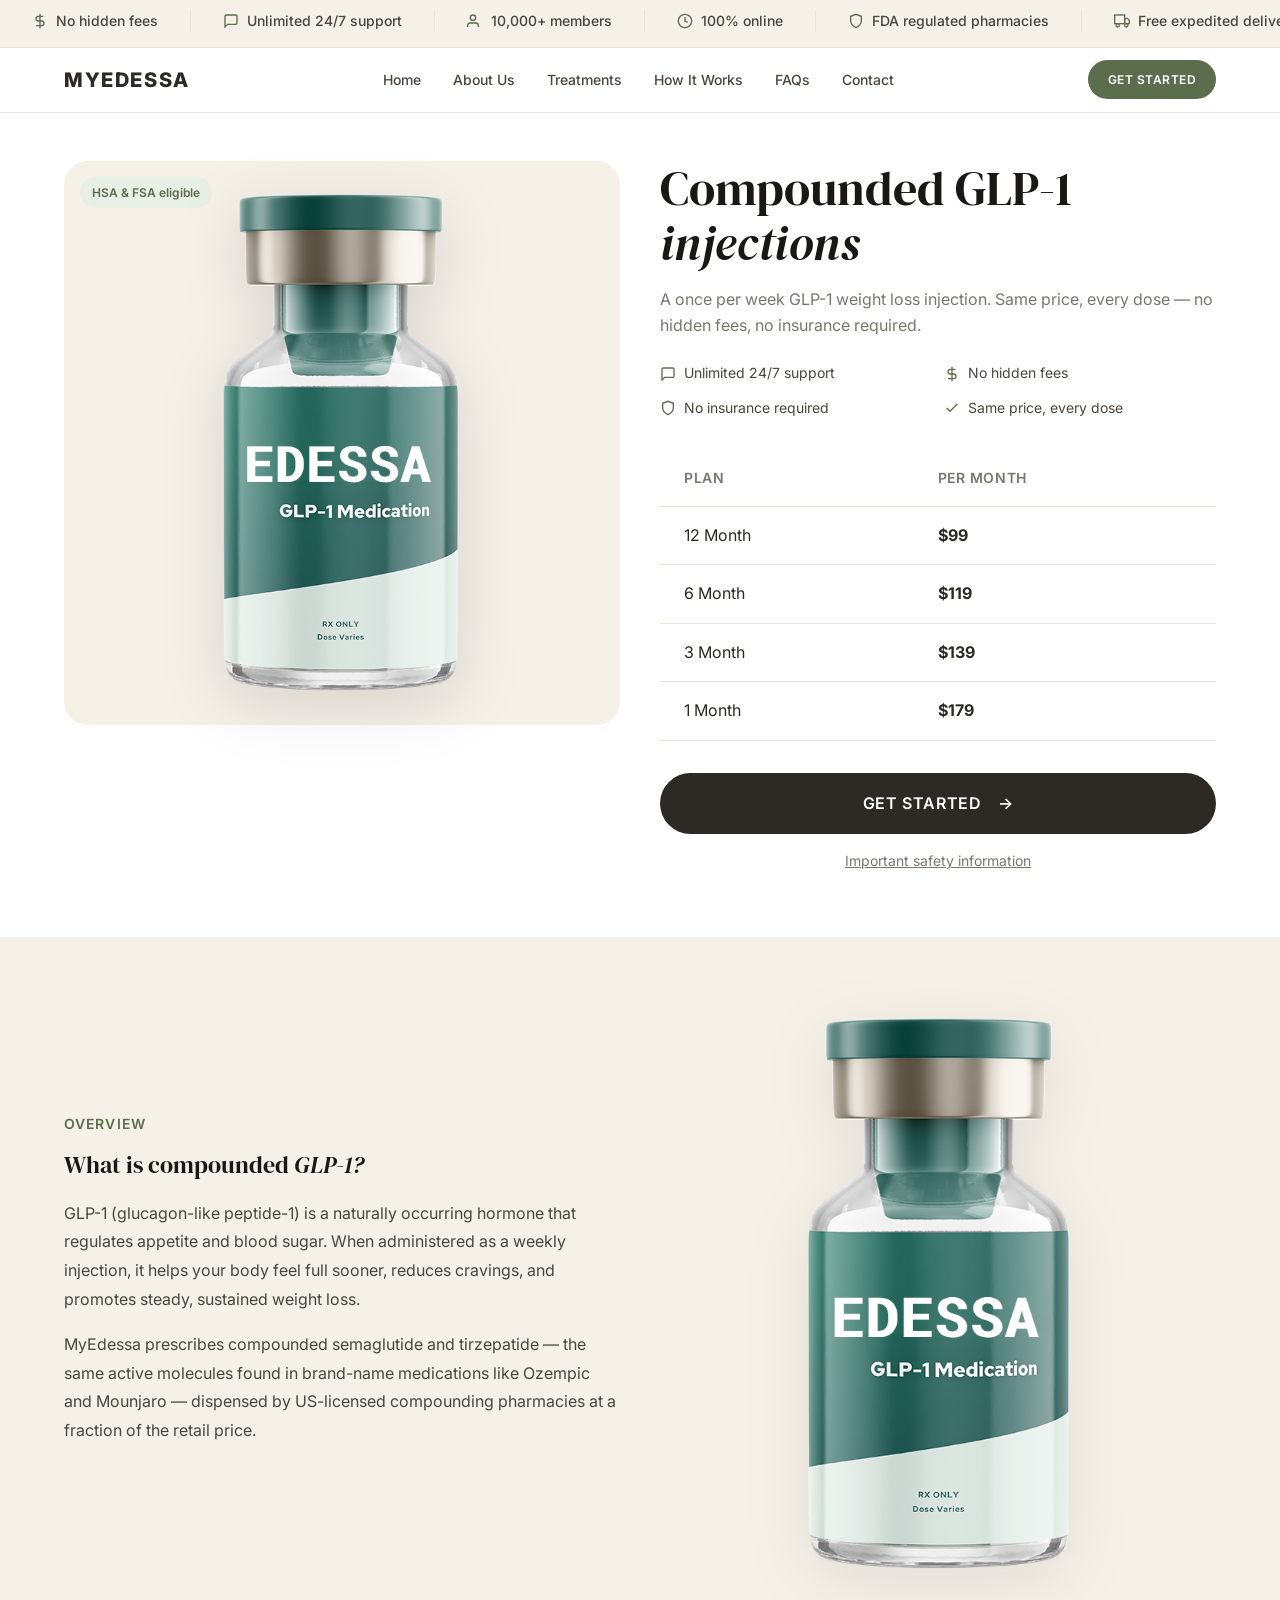
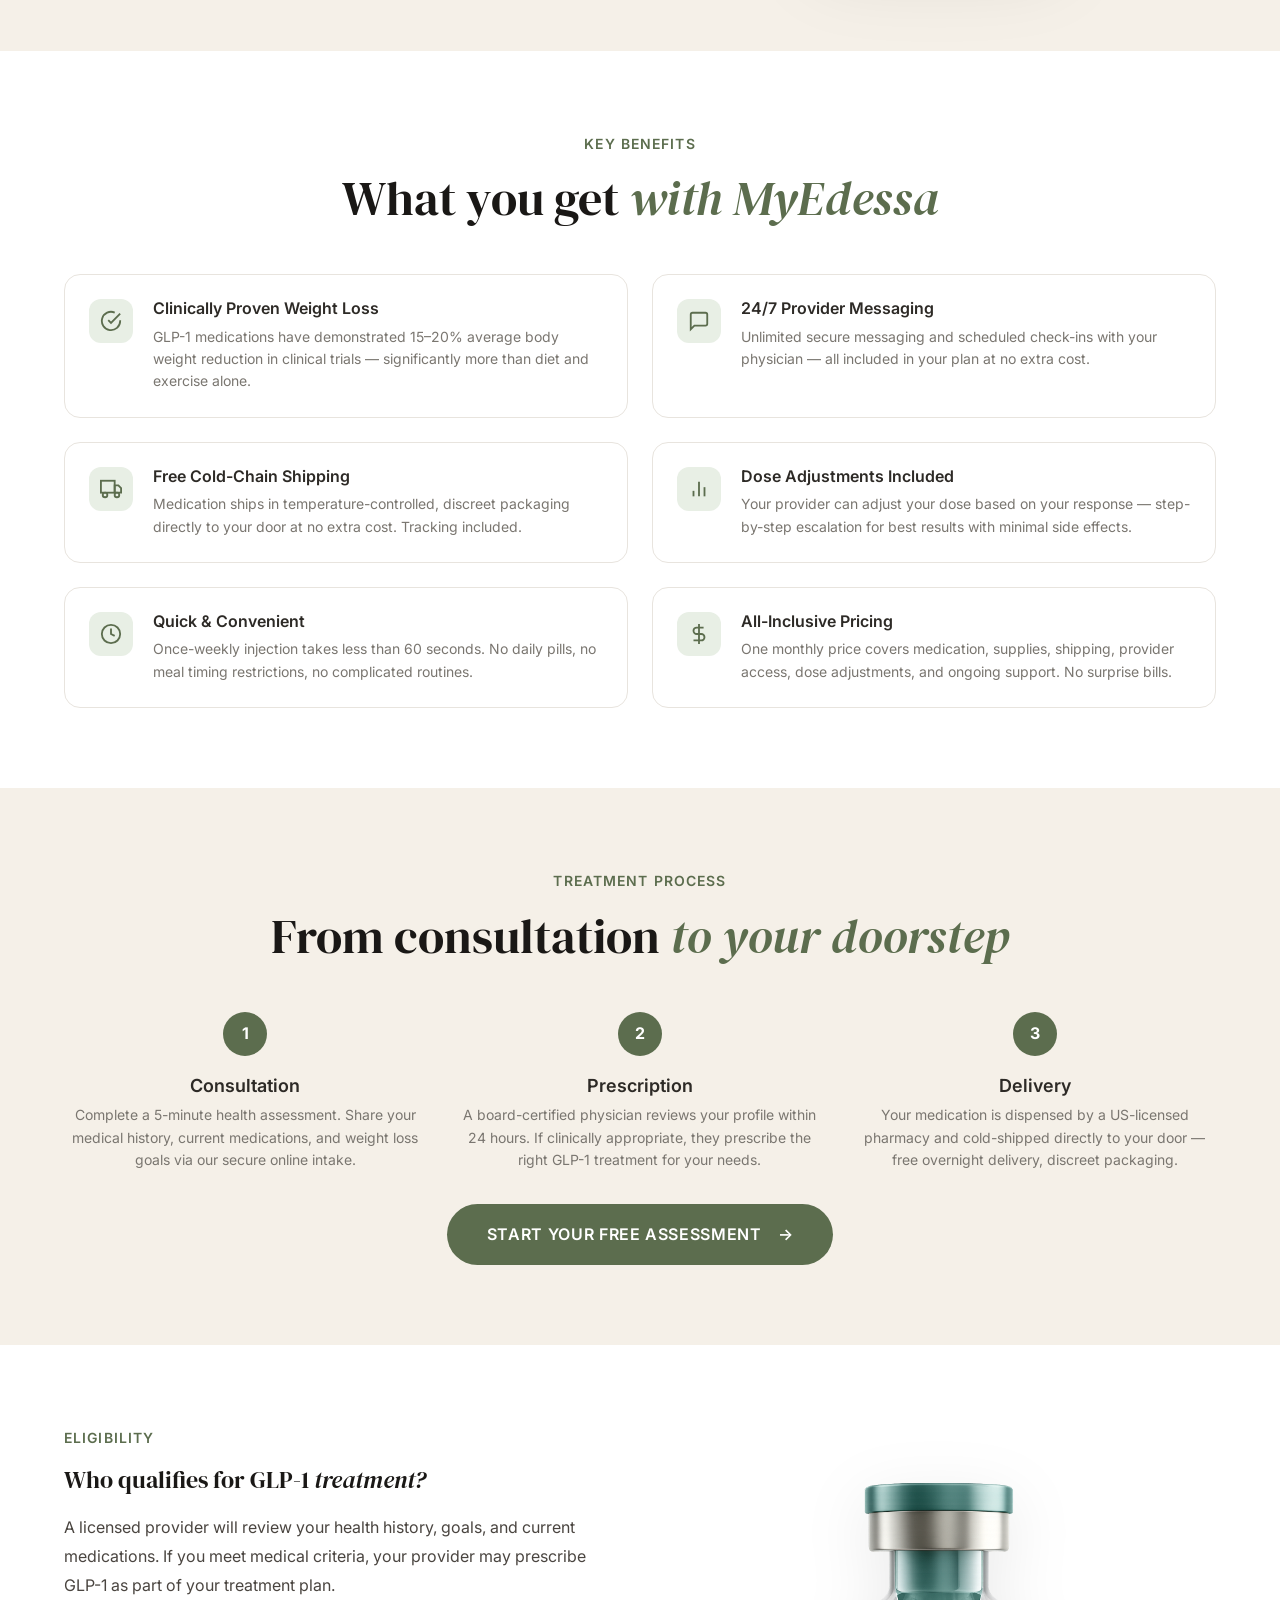
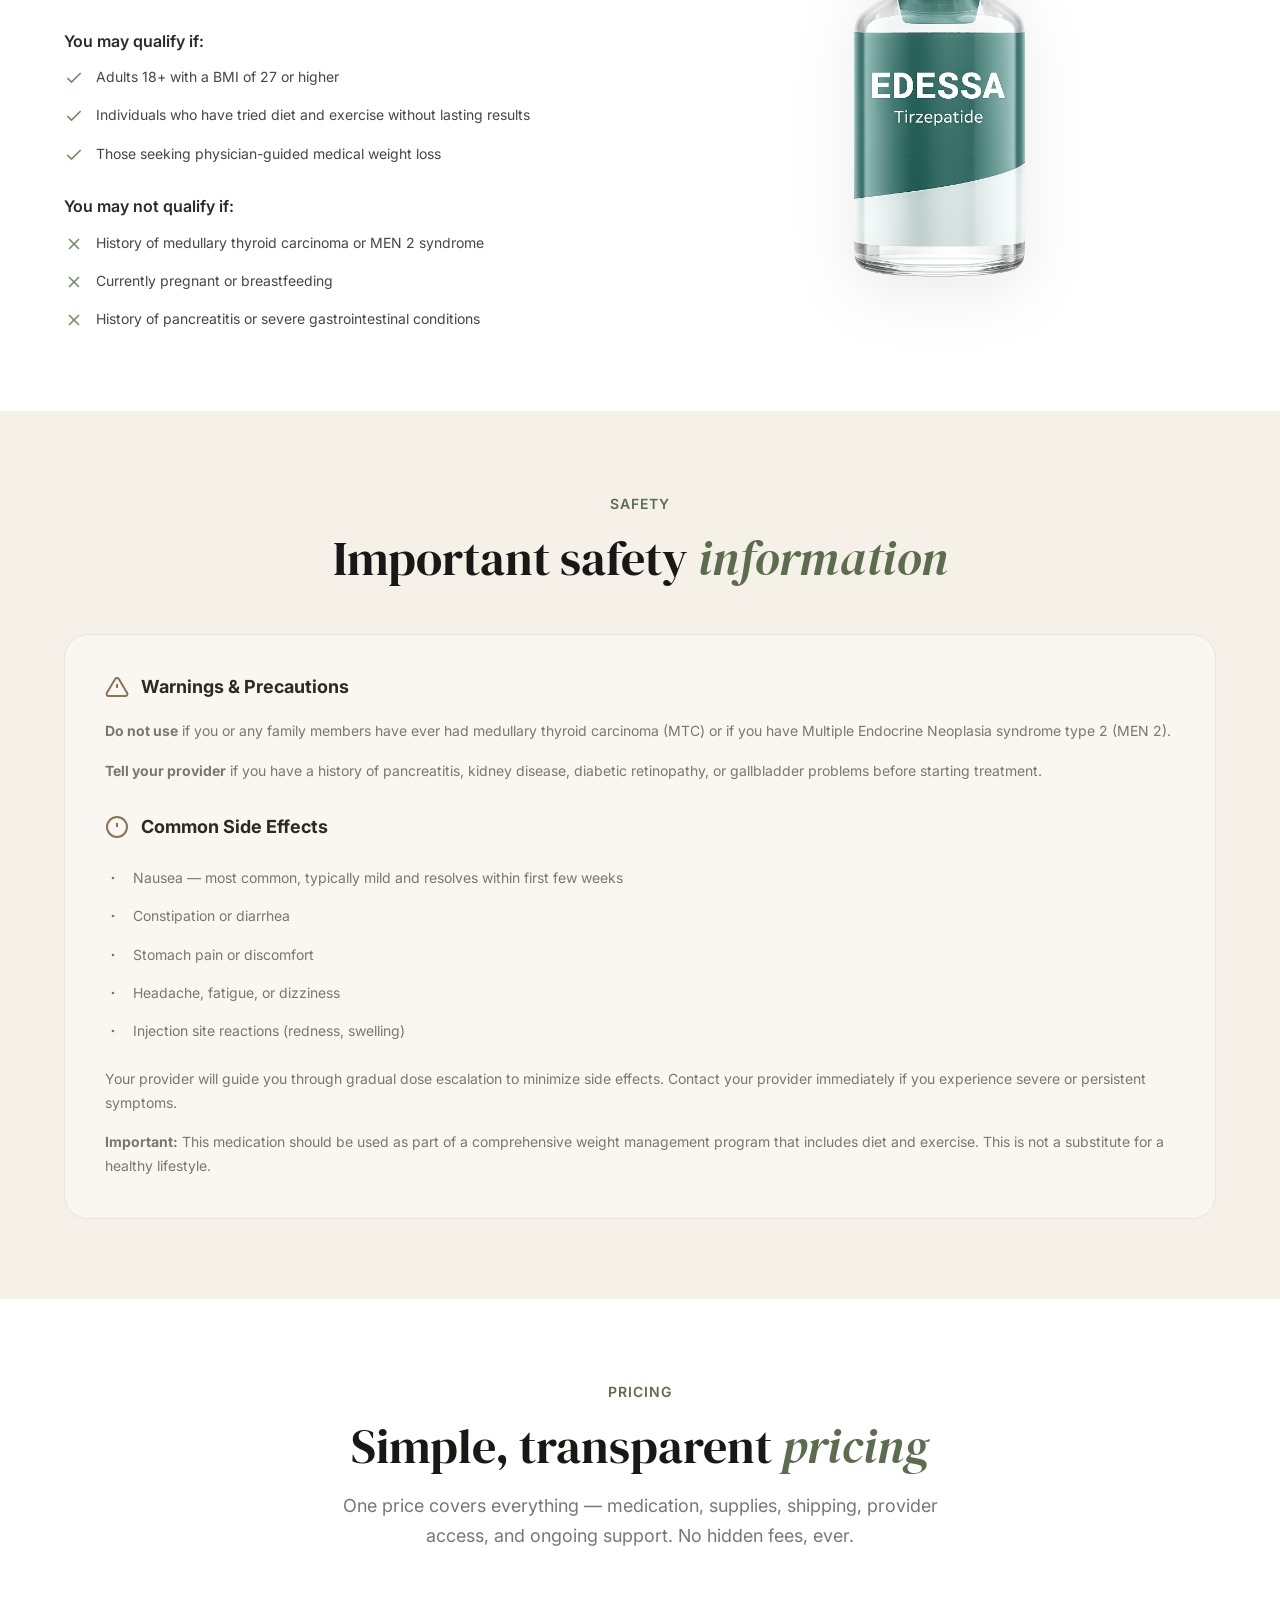
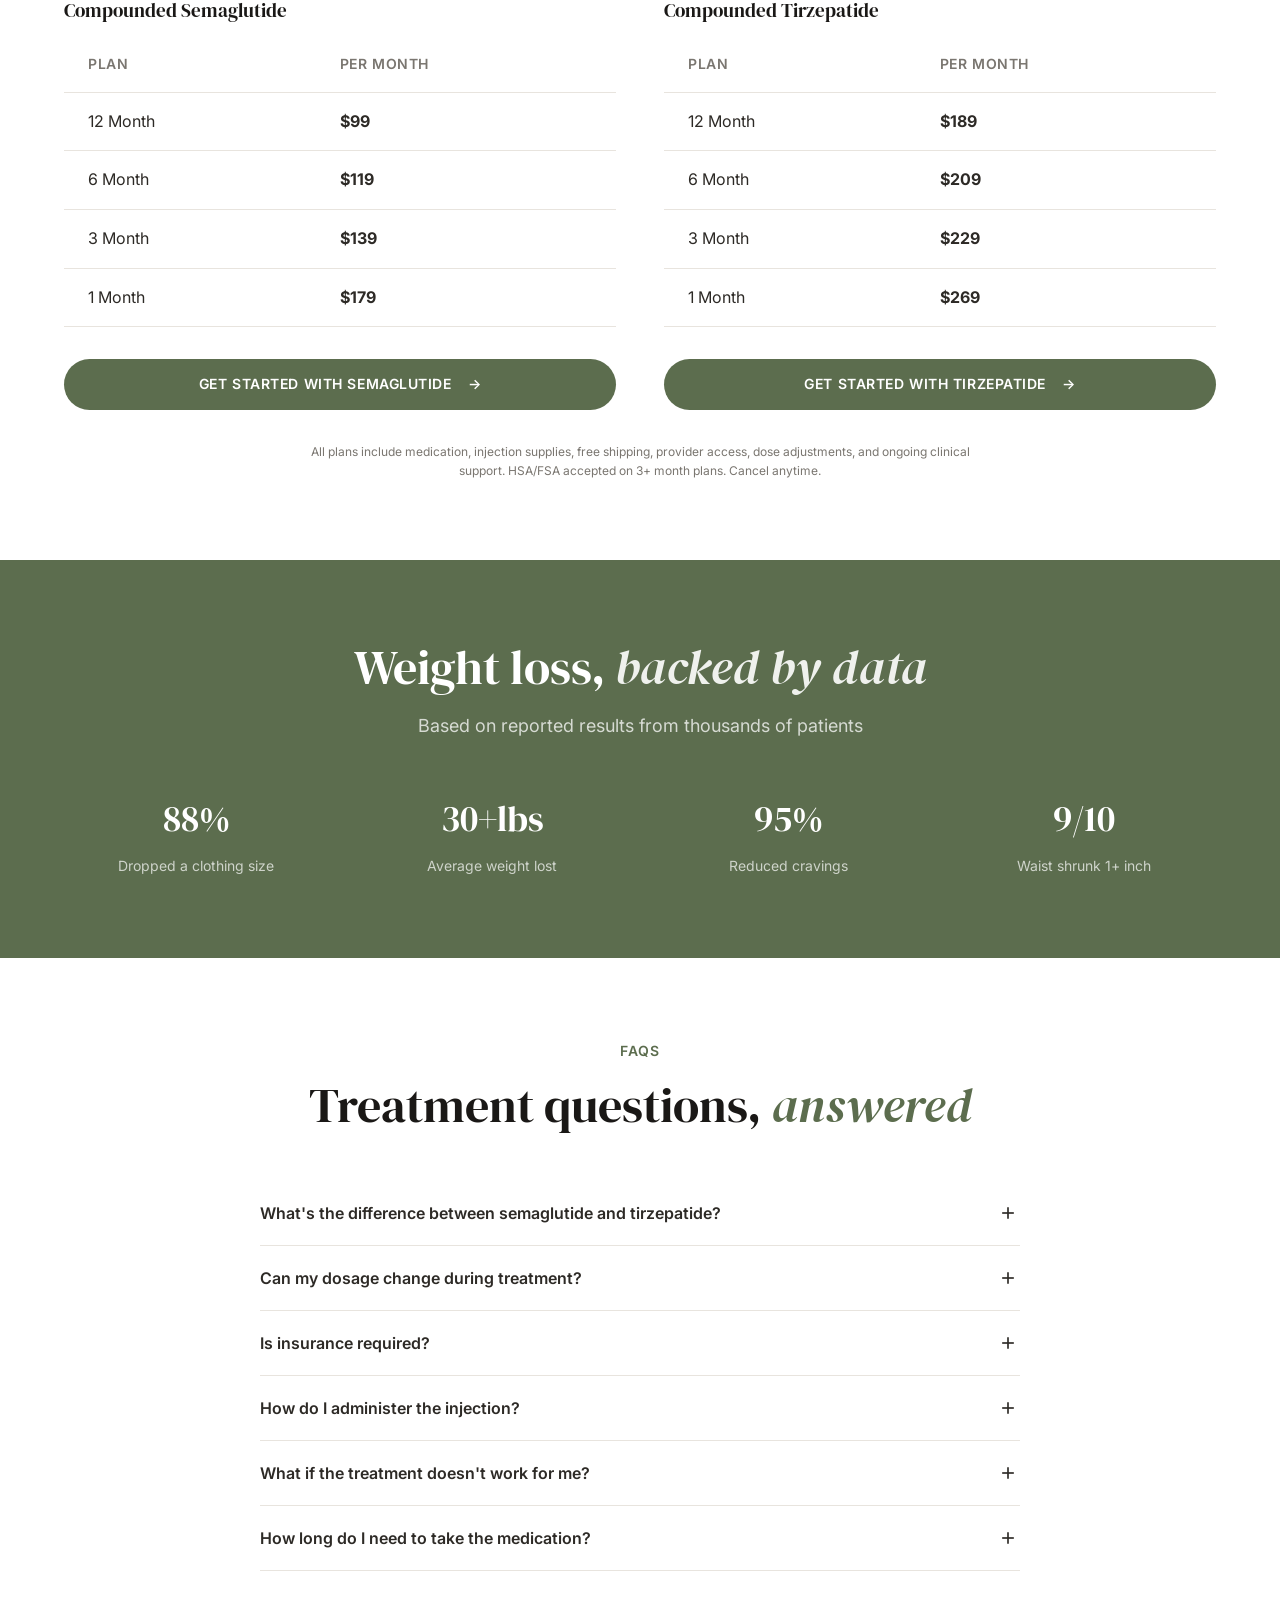
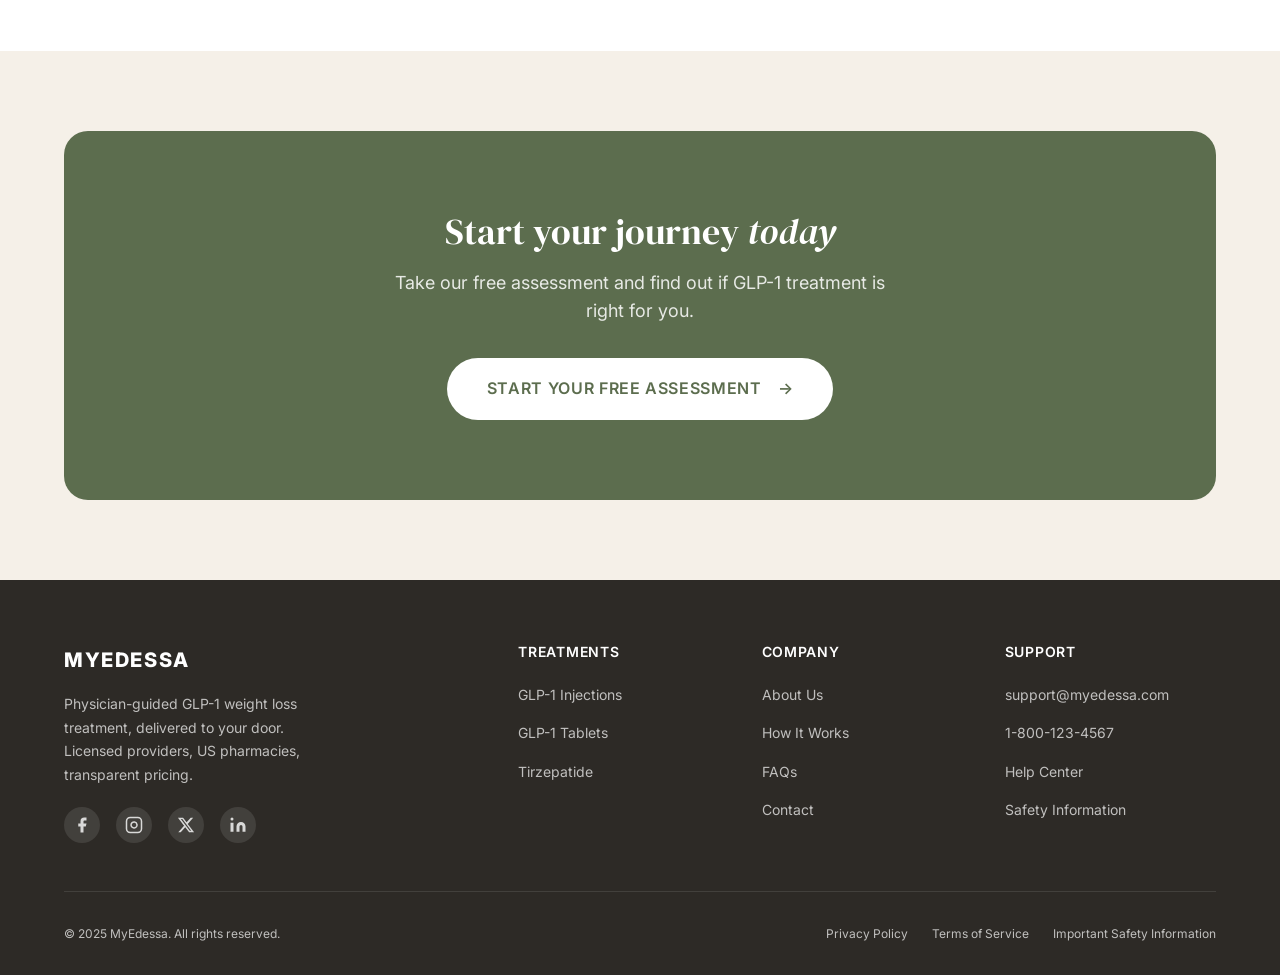
<file: product.html>
<!DOCTYPE html>
<html lang="en">
<head>
  <meta charset="UTF-8">
  <meta name="viewport" content="width=device-width, initial-scale=1.0">
  <meta name="description" content="Compounded GLP-1 injections — semaglutide and tirzepatide for weight loss. Prescribed by licensed physicians, shipped to your door. Starting at $99/month.">
  <title>GLP-1 Treatments — MyEdessa</title>
  <link rel="preconnect" href="https://fonts.googleapis.com">
  <link rel="preconnect" href="https://fonts.gstatic.com" crossorigin>
  <link href="https://fonts.googleapis.com/css2?family=DM+Serif+Display:ital@0;1&family=Inter:wght@400;500;600;700;800&display=swap" rel="stylesheet">
  <link rel="stylesheet" href="css/style.css">
</head>
<body>
  <!-- Ticker Bar -->
  <div class="ticker" aria-hidden="true">
    <div class="ticker__track">
      <span class="ticker__item"><svg viewBox="0 0 24 24" fill="none" stroke="currentColor" stroke-width="2"><line x1="12" y1="1" x2="12" y2="23"/><path d="M17 5H9.5a3.5 3.5 0 0 0 0 7h5a3.5 3.5 0 0 1 0 7H6"/></svg> No hidden fees</span>
      <span class="ticker__item"><svg viewBox="0 0 24 24" fill="none" stroke="currentColor" stroke-width="2"><path d="M21 15a2 2 0 0 1-2 2H7l-4 4V5a2 2 0 0 1 2-2h14a2 2 0 0 1 2 2z"/></svg> Unlimited 24/7 support</span>
      <span class="ticker__item"><svg viewBox="0 0 24 24" fill="none" stroke="currentColor" stroke-width="2"><path d="M17 21v-2a4 4 0 0 0-4-4H5a4 4 0 0 0-4 4v2"/><circle cx="9" cy="7" r="4"/></svg> 10,000+ members</span>
      <span class="ticker__item"><svg viewBox="0 0 24 24" fill="none" stroke="currentColor" stroke-width="2"><circle cx="12" cy="12" r="10"/><polyline points="12 6 12 12 16 14"/></svg> 100% online</span>
      <span class="ticker__item"><svg viewBox="0 0 24 24" fill="none" stroke="currentColor" stroke-width="2"><path d="M12 22s8-4 8-10V5l-8-3-8 3v7c0 6 8 10 8 10z"/></svg> FDA regulated pharmacies</span>
      <span class="ticker__item"><svg viewBox="0 0 24 24" fill="none" stroke="currentColor" stroke-width="2"><rect x="1" y="3" width="15" height="13"/><polygon points="16 8 20 8 23 11 23 16 16 16 16 8"/><circle cx="5.5" cy="18.5" r="2.5"/><circle cx="18.5" cy="18.5" r="2.5"/></svg> Free expedited delivery</span>
      <span class="ticker__item"><svg viewBox="0 0 24 24" fill="none" stroke="currentColor" stroke-width="2"><rect x="3" y="11" width="18" height="11" rx="2" ry="2"/><path d="M7 11V7a5 5 0 0 1 10 0v4"/></svg> HIPAA compliant</span>
      <span class="ticker__item"><svg viewBox="0 0 24 24" fill="none" stroke="currentColor" stroke-width="2"><line x1="12" y1="1" x2="12" y2="23"/><path d="M17 5H9.5a3.5 3.5 0 0 0 0 7h5a3.5 3.5 0 0 1 0 7H6"/></svg> No hidden fees</span>
      <span class="ticker__item"><svg viewBox="0 0 24 24" fill="none" stroke="currentColor" stroke-width="2"><path d="M21 15a2 2 0 0 1-2 2H7l-4 4V5a2 2 0 0 1 2-2h14a2 2 0 0 1 2 2z"/></svg> Unlimited 24/7 support</span>
      <span class="ticker__item"><svg viewBox="0 0 24 24" fill="none" stroke="currentColor" stroke-width="2"><path d="M17 21v-2a4 4 0 0 0-4-4H5a4 4 0 0 0-4 4v2"/><circle cx="9" cy="7" r="4"/></svg> 10,000+ members</span>
      <span class="ticker__item"><svg viewBox="0 0 24 24" fill="none" stroke="currentColor" stroke-width="2"><circle cx="12" cy="12" r="10"/><polyline points="12 6 12 12 16 14"/></svg> 100% online</span>
      <span class="ticker__item"><svg viewBox="0 0 24 24" fill="none" stroke="currentColor" stroke-width="2"><path d="M12 22s8-4 8-10V5l-8-3-8 3v7c0 6 8 10 8 10z"/></svg> FDA regulated pharmacies</span>
      <span class="ticker__item"><svg viewBox="0 0 24 24" fill="none" stroke="currentColor" stroke-width="2"><rect x="1" y="3" width="15" height="13"/><polygon points="16 8 20 8 23 11 23 16 16 16 16 8"/><circle cx="5.5" cy="18.5" r="2.5"/><circle cx="18.5" cy="18.5" r="2.5"/></svg> Free expedited delivery</span>
      <span class="ticker__item"><svg viewBox="0 0 24 24" fill="none" stroke="currentColor" stroke-width="2"><rect x="3" y="11" width="18" height="11" rx="2" ry="2"/><path d="M7 11V7a5 5 0 0 1 10 0v4"/></svg> HIPAA compliant</span>
    </div>
  </div>

  <!-- Navigation -->
  <nav class="nav" role="navigation" aria-label="Main navigation">
    <div class="container nav__inner">
      <a href="index.html" class="nav__logo">MyEdessa</a>
      <div class="nav__links">
        <a href="index.html" class="nav__link">Home</a>
        <a href="about.html" class="nav__link">About Us</a>
        <a href="product.html" class="nav__link">Treatments</a>
        <a href="index.html#how-it-works" class="nav__link">How It Works</a>
        <a href="index.html#faq" class="nav__link">FAQs</a>
        <a href="index.html#contact" class="nav__link">Contact</a>
      </div>
      <a href="#get-started" class="btn btn--primary btn--sm nav__cta">Get Started</a>
      <button class="nav__mobile-toggle" aria-label="Toggle menu" aria-expanded="false">
        <span></span><span></span><span></span>
      </button>
    </div>
    <div class="nav__mobile-menu">
      <a href="index.html">Home</a>
      <a href="about.html">About Us</a>
      <a href="product.html">Treatments</a>
      <a href="index.html#how-it-works">How It Works</a>
      <a href="index.html#faq">FAQs</a>
      <a href="index.html#contact">Contact</a>
      <a href="#get-started" class="btn btn--primary btn--full">Get Started</a>
    </div>
  </nav>

  <main>
    <!-- Product Hero -->
    <section class="product-hero">
      <div class="container">
        <div class="product-hero__inner">
          <div class="product-hero__image">
            <span class="product-hero__image-badge">HSA & FSA eligible</span>
            <img src="assets/products/GLP-1 Injections.png" alt="Edessa GLP-1 Injection vial" class="product-hero__img">
          </div>
          <div class="product-hero__content">
            <h1>Compounded GLP-1 <em>injections</em></h1>
            <p class="product-hero__subtitle">A once per week GLP-1 weight loss injection. Same price, every dose — no hidden fees, no insurance required.</p>
            <div class="product-hero__features">
              <div class="product-hero__feature">
                <svg viewBox="0 0 24 24" fill="none" stroke="currentColor" stroke-width="2"><path d="M21 15a2 2 0 0 1-2 2H7l-4 4V5a2 2 0 0 1 2-2h14a2 2 0 0 1 2 2z"/></svg>
                Unlimited 24/7 support
              </div>
              <div class="product-hero__feature">
                <svg viewBox="0 0 24 24" fill="none" stroke="currentColor" stroke-width="2"><line x1="12" y1="1" x2="12" y2="23"/><path d="M17 5H9.5a3.5 3.5 0 0 0 0 7h5a3.5 3.5 0 0 1 0 7H6"/></svg>
                No hidden fees
              </div>
              <div class="product-hero__feature">
                <svg viewBox="0 0 24 24" fill="none" stroke="currentColor" stroke-width="2"><path d="M12 22s8-4 8-10V5l-8-3-8 3v7c0 6 8 10 8 10z"/></svg>
                No insurance required
              </div>
              <div class="product-hero__feature">
                <svg viewBox="0 0 24 24" fill="none" stroke="currentColor" stroke-width="2"><polyline points="20 6 9 17 4 12"/></svg>
                Same price, every dose
              </div>
            </div>

            <!-- Pricing Table -->
            <table class="pricing-table">
              <thead>
                <tr>
                  <th>Plan</th>
                  <th>Per Month</th>
                </tr>
              </thead>
              <tbody>
                <tr><td>12 Month</td><td>$99</td></tr>
                <tr><td>6 Month</td><td>$119</td></tr>
                <tr><td>3 Month</td><td>$139</td></tr>
                <tr><td>1 Month</td><td>$179</td></tr>
              </tbody>
            </table>

            <a href="#get-started" class="btn btn--dark btn--full btn--lg btn--arrow">Get started</a>
            <a href="#safety-info" class="safety-link">Important safety information</a>
          </div>
        </div>
      </div>
    </section>

    <!-- Overview - What the treatment is -->
    <section class="section section--cream" aria-labelledby="overview-title">
      <div class="container">
        <div class="two-col fade-in">
          <div class="two-col__text">
            <span class="section__subtitle">Overview</span>
            <h2 id="overview-title">What is compounded <em>GLP-1?</em></h2>
            <p>GLP-1 (glucagon-like peptide-1) is a naturally occurring hormone that regulates appetite and blood sugar. When administered as a weekly injection, it helps your body feel full sooner, reduces cravings, and promotes steady, sustained weight loss.</p>
            <p>MyEdessa prescribes compounded semaglutide and tirzepatide — the same active molecules found in brand-name medications like Ozempic and Mounjaro — dispensed by US-licensed compounding pharmacies at a fraction of the retail price.</p>
          </div>
          <div class="two-col__visual">
            <img src="assets/products/GLP-1 Injections.png" alt="Edessa GLP-1 Medication" class="product-detail-img">
          </div>
        </div>
      </div>
    </section>

    <!-- Benefits -->
    <section class="section" aria-labelledby="benefits-title">
      <div class="container">
        <div class="section__header fade-in">
          <span class="section__subtitle">Key Benefits</span>
          <h2 class="section__title" id="benefits-title">What you get <em>with MyEdessa</em></h2>
        </div>
        <div class="benefits-grid fade-in">
          <div class="benefit-card">
            <div class="benefit-card__icon">
              <svg viewBox="0 0 24 24" fill="none" stroke="currentColor" stroke-width="2"><path d="M22 11.08V12a10 10 0 1 1-5.93-9.14"/><polyline points="22 4 12 14.01 9 11.01"/></svg>
            </div>
            <div>
              <h4>Clinically Proven Weight Loss</h4>
              <p>GLP-1 medications have demonstrated 15–20% average body weight reduction in clinical trials — significantly more than diet and exercise alone.</p>
            </div>
          </div>
          <div class="benefit-card">
            <div class="benefit-card__icon">
              <svg viewBox="0 0 24 24" fill="none" stroke="currentColor" stroke-width="2"><path d="M21 15a2 2 0 0 1-2 2H7l-4 4V5a2 2 0 0 1 2-2h14a2 2 0 0 1 2 2z"/></svg>
            </div>
            <div>
              <h4>24/7 Provider Messaging</h4>
              <p>Unlimited secure messaging and scheduled check-ins with your physician — all included in your plan at no extra cost.</p>
            </div>
          </div>
          <div class="benefit-card">
            <div class="benefit-card__icon">
              <svg viewBox="0 0 24 24" fill="none" stroke="currentColor" stroke-width="2"><rect x="1" y="3" width="15" height="13"/><polygon points="16 8 20 8 23 11 23 16 16 16 16 8"/><circle cx="5.5" cy="18.5" r="2.5"/><circle cx="18.5" cy="18.5" r="2.5"/></svg>
            </div>
            <div>
              <h4>Free Cold-Chain Shipping</h4>
              <p>Medication ships in temperature-controlled, discreet packaging directly to your door at no extra cost. Tracking included.</p>
            </div>
          </div>
          <div class="benefit-card">
            <div class="benefit-card__icon">
              <svg viewBox="0 0 24 24" fill="none" stroke="currentColor" stroke-width="2"><path d="M18 20V10"/><path d="M12 20V4"/><path d="M6 20v-6"/></svg>
            </div>
            <div>
              <h4>Dose Adjustments Included</h4>
              <p>Your provider can adjust your dose based on your response — step-by-step escalation for best results with minimal side effects.</p>
            </div>
          </div>
          <div class="benefit-card">
            <div class="benefit-card__icon">
              <svg viewBox="0 0 24 24" fill="none" stroke="currentColor" stroke-width="2"><circle cx="12" cy="12" r="10"/><polyline points="12 6 12 12 16 14"/></svg>
            </div>
            <div>
              <h4>Quick &amp; Convenient</h4>
              <p>Once-weekly injection takes less than 60 seconds. No daily pills, no meal timing restrictions, no complicated routines.</p>
            </div>
          </div>
          <div class="benefit-card">
            <div class="benefit-card__icon">
              <svg viewBox="0 0 24 24" fill="none" stroke="currentColor" stroke-width="2"><line x1="12" y1="1" x2="12" y2="23"/><path d="M17 5H9.5a3.5 3.5 0 0 0 0 7h5a3.5 3.5 0 0 1 0 7H6"/></svg>
            </div>
            <div>
              <h4>All-Inclusive Pricing</h4>
              <p>One monthly price covers medication, supplies, shipping, provider access, dose adjustments, and ongoing support. No surprise bills.</p>
            </div>
          </div>
        </div>
      </div>
    </section>

    <!-- Treatment Process -->
    <section class="section section--cream" aria-labelledby="process-title">
      <div class="container">
        <div class="section__header fade-in">
          <span class="section__subtitle">Treatment Process</span>
          <h2 class="section__title" id="process-title">From consultation <em>to your doorstep</em></h2>
        </div>
        <div class="steps steps--horizontal fade-in">
          <div class="step">
            <div class="step__number">1</div>
            <div class="step__content">
              <h3>Consultation</h3>
              <p>Complete a 5-minute health assessment. Share your medical history, current medications, and weight loss goals via our secure online intake.</p>
            </div>
          </div>
          <div class="step">
            <div class="step__number">2</div>
            <div class="step__content">
              <h3>Prescription</h3>
              <p>A board-certified physician reviews your profile within 24 hours. If clinically appropriate, they prescribe the right GLP-1 treatment for your needs.</p>
            </div>
          </div>
          <div class="step">
            <div class="step__number">3</div>
            <div class="step__content">
              <h3>Delivery</h3>
              <p>Your medication is dispensed by a US-licensed pharmacy and cold-shipped directly to your door — free overnight delivery, discreet packaging.</p>
            </div>
          </div>
        </div>
        <div class="text-center mt-8 fade-in">
          <a href="#get-started" class="btn btn--primary btn--lg btn--arrow">Start Your Free Assessment</a>
        </div>
      </div>
    </section>

    <!-- Eligibility -->
    <section class="section" aria-labelledby="eligibility-title">
      <div class="container">
        <div class="two-col fade-in">
          <div class="two-col__text">
            <span class="section__subtitle">Eligibility</span>
            <h2 id="eligibility-title">Who qualifies for GLP-1 <em>treatment?</em></h2>
            <p>A licensed provider will review your health history, goals, and current medications. If you meet medical criteria, your provider may prescribe GLP-1 as part of your treatment plan.</p>
            <h4 class="eligibility-heading mt-8 mb-4">You may qualify if:</h4>
            <div class="eligibility-list">
              <div class="eligibility-list__item">
                <svg viewBox="0 0 24 24" fill="none" stroke="currentColor" stroke-width="2"><polyline points="20 6 9 17 4 12"/></svg>
                Adults 18+ with a BMI of 27 or higher
              </div>
              <div class="eligibility-list__item">
                <svg viewBox="0 0 24 24" fill="none" stroke="currentColor" stroke-width="2"><polyline points="20 6 9 17 4 12"/></svg>
                Individuals who have tried diet and exercise without lasting results
              </div>
              <div class="eligibility-list__item">
                <svg viewBox="0 0 24 24" fill="none" stroke="currentColor" stroke-width="2"><polyline points="20 6 9 17 4 12"/></svg>
                Those seeking physician-guided medical weight loss
              </div>
            </div>
            <h4 class="eligibility-heading mt-8 mb-4">You may not qualify if:</h4>
            <div class="eligibility-list">
              <div class="eligibility-list__item">
                <svg viewBox="0 0 24 24" fill="none" stroke="currentColor" stroke-width="2"><line x1="18" y1="6" x2="6" y2="18"/><line x1="6" y1="6" x2="18" y2="18"/></svg>
                History of medullary thyroid carcinoma or MEN 2 syndrome
              </div>
              <div class="eligibility-list__item">
                <svg viewBox="0 0 24 24" fill="none" stroke="currentColor" stroke-width="2"><line x1="18" y1="6" x2="6" y2="18"/><line x1="6" y1="6" x2="18" y2="18"/></svg>
                Currently pregnant or breastfeeding
              </div>
              <div class="eligibility-list__item">
                <svg viewBox="0 0 24 24" fill="none" stroke="currentColor" stroke-width="2"><line x1="18" y1="6" x2="6" y2="18"/><line x1="6" y1="6" x2="18" y2="18"/></svg>
                History of pancreatitis or severe gastrointestinal conditions
              </div>
            </div>
          </div>
          <div class="two-col__visual">
            <img src="assets/products/Tirzepatide Injections.png" alt="Edessa Tirzepatide vial" class="product-detail-img">
          </div>
        </div>
      </div>
    </section>

    <!-- Safety Information -->
    <section class="section section--cream" id="safety-info" aria-labelledby="safety-title">
      <div class="container">
        <div class="section__header fade-in">
          <span class="section__subtitle">Safety</span>
          <h2 class="section__title" id="safety-title">Important safety <em>information</em></h2>
        </div>
        <div class="safety-section fade-in">
          <h3 class="safety-section__title">
            <svg viewBox="0 0 24 24" fill="none" stroke="currentColor" stroke-width="2"><path d="M10.29 3.86L1.82 18a2 2 0 0 0 1.71 3h16.94a2 2 0 0 0 1.71-3L13.71 3.86a2 2 0 0 0-3.42 0z"/><line x1="12" y1="9" x2="12" y2="13"/><line x1="12" y1="17" x2="12.01" y2="17"/></svg>
            Warnings &amp; Precautions
          </h3>
          <p><strong>Do not use</strong> if you or any family members have ever had medullary thyroid carcinoma (MTC) or if you have Multiple Endocrine Neoplasia syndrome type 2 (MEN 2).</p>
          <p><strong>Tell your provider</strong> if you have a history of pancreatitis, kidney disease, diabetic retinopathy, or gallbladder problems before starting treatment.</p>

          <h3 class="safety-section__title mt-8">
            <svg viewBox="0 0 24 24" fill="none" stroke="currentColor" stroke-width="2"><circle cx="12" cy="12" r="10"/><line x1="12" y1="8" x2="12" y2="12"/><line x1="12" y1="16" x2="12.01" y2="16"/></svg>
            Common Side Effects
          </h3>
          <ul>
            <li>
              <svg viewBox="0 0 24 24" fill="none" stroke="currentColor" stroke-width="2"><circle cx="12" cy="12" r="1"/></svg>
              Nausea — most common, typically mild and resolves within first few weeks
            </li>
            <li>
              <svg viewBox="0 0 24 24" fill="none" stroke="currentColor" stroke-width="2"><circle cx="12" cy="12" r="1"/></svg>
              Constipation or diarrhea
            </li>
            <li>
              <svg viewBox="0 0 24 24" fill="none" stroke="currentColor" stroke-width="2"><circle cx="12" cy="12" r="1"/></svg>
              Stomach pain or discomfort
            </li>
            <li>
              <svg viewBox="0 0 24 24" fill="none" stroke="currentColor" stroke-width="2"><circle cx="12" cy="12" r="1"/></svg>
              Headache, fatigue, or dizziness
            </li>
            <li>
              <svg viewBox="0 0 24 24" fill="none" stroke="currentColor" stroke-width="2"><circle cx="12" cy="12" r="1"/></svg>
              Injection site reactions (redness, swelling)
            </li>
          </ul>
          <p>Your provider will guide you through gradual dose escalation to minimize side effects. Contact your provider immediately if you experience severe or persistent symptoms.</p>
          <p><strong>Important:</strong> This medication should be used as part of a comprehensive weight management program that includes diet and exercise. This is not a substitute for a healthy lifestyle.</p>
        </div>
      </div>
    </section>

    <!-- Pricing Section (Detailed) -->
    <section class="section" aria-labelledby="pricing-title">
      <div class="container">
        <div class="section__header fade-in">
          <span class="section__subtitle">Pricing</span>
          <h2 class="section__title" id="pricing-title">Simple, transparent <em>pricing</em></h2>
          <p class="section__desc">One price covers everything — medication, supplies, shipping, provider access, and ongoing support. No hidden fees, ever.</p>
        </div>
        <div class="two-col fade-in">
          <div>
            <h3 class="pricing-heading mb-4">Compounded Semaglutide</h3>
            <table class="pricing-table">
              <thead><tr><th>Plan</th><th>Per Month</th></tr></thead>
              <tbody>
                <tr><td>12 Month</td><td>$99</td></tr>
                <tr><td>6 Month</td><td>$119</td></tr>
                <tr><td>3 Month</td><td>$139</td></tr>
                <tr><td>1 Month</td><td>$179</td></tr>
              </tbody>
            </table>
            <a href="#get-started" class="btn btn--primary btn--full btn--arrow">Get Started with Semaglutide</a>
          </div>
          <div>
            <h3 class="pricing-heading mb-4" id="tirzepatide">Compounded Tirzepatide</h3>
            <table class="pricing-table">
              <thead><tr><th>Plan</th><th>Per Month</th></tr></thead>
              <tbody>
                <tr><td>12 Month</td><td>$189</td></tr>
                <tr><td>6 Month</td><td>$209</td></tr>
                <tr><td>3 Month</td><td>$229</td></tr>
                <tr><td>1 Month</td><td>$269</td></tr>
              </tbody>
            </table>
            <a href="#get-started" class="btn btn--primary btn--full btn--arrow">Get Started with Tirzepatide</a>
          </div>
        </div>
        <p class="disclaimer mt-8 fade-in">All plans include medication, injection supplies, free shipping, provider access, dose adjustments, and ongoing clinical support. HSA/FSA accepted on 3+ month plans. Cancel anytime.</p>
      </div>
    </section>

    <!-- Results Stats -->
    <section class="section section--primary" aria-labelledby="results-title">
      <div class="container">
        <div class="section__header fade-in">
          <h2 class="section__title" id="results-title">Weight loss, <em>backed by data</em></h2>
          <p class="section__desc">Based on reported results from thousands of patients</p>
        </div>
        <div class="stats-row fade-in">
          <div>
            <div class="stat__number">88%</div>
            <div class="stat__label">Dropped a clothing size</div>
          </div>
          <div>
            <div class="stat__number">30+lbs</div>
            <div class="stat__label">Average weight lost</div>
          </div>
          <div>
            <div class="stat__number">95%</div>
            <div class="stat__label">Reduced cravings</div>
          </div>
          <div>
            <div class="stat__number">9/10</div>
            <div class="stat__label">Waist shrunk 1+ inch</div>
          </div>
        </div>
      </div>
    </section>

    <!-- FAQ -->
    <section class="section" id="product-faq" aria-labelledby="product-faq-title">
      <div class="container">
        <div class="section__header fade-in">
          <span class="section__subtitle">FAQs</span>
          <h2 class="section__title" id="product-faq-title">Treatment questions, <em>answered</em></h2>
        </div>
        <div class="faq-list fade-in">
          <div class="faq-item">
            <button class="faq-item__question" aria-expanded="false">
              What's the difference between semaglutide and tirzepatide?
              <span class="faq-item__icon"><svg width="20" height="20" viewBox="0 0 24 24" fill="none" stroke="currentColor" stroke-width="2"><line x1="12" y1="5" x2="12" y2="19"/><line x1="5" y1="12" x2="19" y2="12"/></svg></span>
            </button>
            <div class="faq-item__answer">
              <p>Semaglutide targets GLP-1 receptors to regulate appetite and blood sugar. Tirzepatide is a dual-action medication targeting both GLP-1 and GIP receptors, which may provide enhanced weight loss results for some patients. Your provider will recommend the best option based on your health profile.</p>
            </div>
          </div>
          <div class="faq-item">
            <button class="faq-item__question" aria-expanded="false">
              Can my dosage change during treatment?
              <span class="faq-item__icon"><svg width="20" height="20" viewBox="0 0 24 24" fill="none" stroke="currentColor" stroke-width="2"><line x1="12" y1="5" x2="12" y2="19"/><line x1="5" y1="12" x2="19" y2="12"/></svg></span>
            </button>
            <div class="faq-item__answer">
              <p>Yes. Your provider may adjust your dose based on how you respond to treatment. Dose adjustments are included in your plan at no extra cost. Most patients start at a lower dose and gradually increase over several weeks.</p>
            </div>
          </div>
          <div class="faq-item">
            <button class="faq-item__question" aria-expanded="false">
              Is insurance required?
              <span class="faq-item__icon"><svg width="20" height="20" viewBox="0 0 24 24" fill="none" stroke="currentColor" stroke-width="2"><line x1="12" y1="5" x2="12" y2="19"/><line x1="5" y1="12" x2="19" y2="12"/></svg></span>
            </button>
            <div class="faq-item__answer">
              <p>No. MyEdessa offers transparent, flat-rate pricing without insurance. Medication, supplies, and shipping are all included in your monthly price. HSA/FSA cards are accepted.</p>
            </div>
          </div>
          <div class="faq-item">
            <button class="faq-item__question" aria-expanded="false">
              How do I administer the injection?
              <span class="faq-item__icon"><svg width="20" height="20" viewBox="0 0 24 24" fill="none" stroke="currentColor" stroke-width="2"><line x1="12" y1="5" x2="12" y2="19"/><line x1="5" y1="12" x2="19" y2="12"/></svg></span>
            </button>
            <div class="faq-item__answer">
              <p>It's a once-weekly subcutaneous injection, self-administered in the stomach, thigh, or upper arm. All supplies are included and your provider will walk you through the process with clear instructions.</p>
            </div>
          </div>
          <div class="faq-item">
            <button class="faq-item__question" aria-expanded="false">
              What if the treatment doesn't work for me?
              <span class="faq-item__icon"><svg width="20" height="20" viewBox="0 0 24 24" fill="none" stroke="currentColor" stroke-width="2"><line x1="12" y1="5" x2="12" y2="19"/><line x1="5" y1="12" x2="19" y2="12"/></svg></span>
            </button>
            <div class="faq-item__answer">
              <p>Your provider will work with you to optimize your treatment plan. This may include dose adjustments, switching medications, or other clinical modifications. You can cancel your subscription at any time with no penalty.</p>
            </div>
          </div>
          <div class="faq-item">
            <button class="faq-item__question" aria-expanded="false">
              How long do I need to take the medication?
              <span class="faq-item__icon"><svg width="20" height="20" viewBox="0 0 24 24" fill="none" stroke="currentColor" stroke-width="2"><line x1="12" y1="5" x2="12" y2="19"/><line x1="5" y1="12" x2="19" y2="12"/></svg></span>
            </button>
            <div class="faq-item__answer">
              <p>Treatment duration varies by individual. Many patients see significant results within 3–6 months. Your provider will develop a long-term plan that may include maintenance dosing or a gradual taper as you approach your goals.</p>
            </div>
          </div>
        </div>
      </div>
    </section>

    <!-- CTA -->
    <section class="section section--cream" id="get-started" aria-label="Call to action">
      <div class="container">
        <div class="cta-section fade-in">
          <h2>Start your journey <em>today</em></h2>
          <p>Take our free assessment and find out if GLP-1 treatment is right for you.</p>
          <a href="#" class="btn btn--white btn--lg btn--arrow">Start Your Free Assessment</a>
        </div>
      </div>
    </section>
  </main>

  <!-- Footer -->
  <footer class="footer" role="contentinfo">
    <div class="container">
      <div class="footer__grid">
        <div class="footer__brand">
          <div class="footer__logo">MyEdessa</div>
          <p class="footer__desc">Physician-guided GLP-1 weight loss treatment, delivered to your door. Licensed providers, US pharmacies, transparent pricing.</p>
          <div class="social-links">
            <a href="#" aria-label="Facebook"><svg viewBox="0 0 24 24" fill="currentColor"><path d="M18 2h-3a5 5 0 0 0-5 5v3H7v4h3v8h4v-8h3l1-4h-4V7a1 1 0 0 1 1-1h3z"/></svg></a>
            <a href="#" aria-label="Instagram"><svg viewBox="0 0 24 24" fill="none" stroke="currentColor" stroke-width="2"><rect x="2" y="2" width="20" height="20" rx="5" ry="5"/><path d="M16 11.37A4 4 0 1 1 12.63 8 4 4 0 0 1 16 11.37z"/><line x1="17.5" y1="6.5" x2="17.51" y2="6.5"/></svg></a>
            <a href="#" aria-label="Twitter/X"><svg viewBox="0 0 24 24" fill="currentColor"><path d="M18.244 2.25h3.308l-7.227 8.26 8.502 11.24H16.17l-5.214-6.817L4.99 21.75H1.68l7.73-8.835L1.254 2.25H8.08l4.713 6.231zm-1.161 17.52h1.833L7.084 4.126H5.117z"/></svg></a>
            <a href="#" aria-label="LinkedIn"><svg viewBox="0 0 24 24" fill="currentColor"><path d="M16 8a6 6 0 0 1 6 6v7h-4v-7a2 2 0 0 0-2-2 2 2 0 0 0-2 2v7h-4v-7a6 6 0 0 1 6-6z"/><rect x="2" y="9" width="4" height="12"/><circle cx="4" cy="4" r="2"/></svg></a>
          </div>
        </div>
        <div class="footer__col">
          <h4>Treatments</h4>
          <a href="product.html">GLP-1 Injections</a>
          <a href="product.html">GLP-1 Tablets</a>
          <a href="product.html#tirzepatide">Tirzepatide</a>
        </div>
        <div class="footer__col">
          <h4>Company</h4>
          <a href="about.html">About Us</a>
          <a href="index.html#how-it-works">How It Works</a>
          <a href="index.html#faq">FAQs</a>
          <a href="index.html#contact">Contact</a>
        </div>
        <div class="footer__col">
          <h4>Support</h4>
          <a href="mailto:support@myedessa.com">support@myedessa.com</a>
          <a href="tel:+18001234567">1-800-123-4567</a>
          <a href="#">Help Center</a>
          <a href="#safety-info">Safety Information</a>
        </div>
      </div>
      <div class="footer__bottom">
        <p>&copy; 2025 MyEdessa. All rights reserved.</p>
        <div class="footer__links">
          <a href="#">Privacy Policy</a>
          <a href="#">Terms of Service</a>
          <a href="#safety-info">Important Safety Information</a>
        </div>
      </div>
    </div>
  </footer>

  <script src="js/main.js"></script>
</body>
</html>
</file>
<file: css/style.css>
/* ===================================
   EDESSA - Global Styles
   Brand: Healthcare/Wellness - GLP-1 Weight Loss
   Colors: Olive/sage green, warm beige/cream
   Typography: DM Serif Display + Inter
   =================================== */

:root {
  --color-primary: #5c6d4e;
  --color-primary-dark: #4a5840;
  --color-primary-light: #7a8e6a;
  --color-secondary: #8b7355;
  --color-secondary-light: #c9b99a;
  --color-accent: #6b8f5e;
  --color-accent-light: #e8efe5;

  --color-white: #ffffff;
  --color-cream: #f5f0e8;
  --color-cream-light: #faf7f2;
  --color-off-white: #f9f7f4;
  --color-light-gray: #e8e4de;
  --color-gray: #7a7670;
  --color-dark-gray: #4a4540;
  --color-dark: #2d2a26;
  --color-black: #1a1816;

  --font-serif: 'DM Serif Display', 'Georgia', serif;
  --font-body: 'Inter', -apple-system, BlinkMacSystemFont, sans-serif;

  --text-xs: 0.75rem;
  --text-sm: 0.875rem;
  --text-base: 1rem;
  --text-lg: 1.125rem;
  --text-xl: 1.25rem;
  --text-2xl: 1.5rem;
  --text-3xl: 1.875rem;
  --text-4xl: 2.25rem;
  --text-5xl: 3rem;
  --text-6xl: 3.75rem;

  --space-1: 0.25rem;
  --space-2: 0.5rem;
  --space-3: 0.75rem;
  --space-4: 1rem;
  --space-5: 1.25rem;
  --space-6: 1.5rem;
  --space-8: 2rem;
  --space-10: 2.5rem;
  --space-12: 3rem;
  --space-16: 4rem;
  --space-20: 5rem;
  --space-24: 6rem;
  --space-32: 8rem;

  --max-width: 1200px;
  --max-width-narrow: 800px;
  --container-padding: 1.5rem;

  --radius-sm: 0.375rem;
  --radius-md: 0.5rem;
  --radius-lg: 0.75rem;
  --radius-xl: 1rem;
  --radius-2xl: 1.5rem;
  --radius-full: 9999px;

  --shadow-sm: 0 1px 2px rgba(0,0,0,0.04);
  --shadow-md: 0 4px 12px rgba(0,0,0,0.06);
  --shadow-lg: 0 12px 24px rgba(0,0,0,0.08);
  --shadow-xl: 0 20px 40px rgba(0,0,0,0.1);

  --transition-fast: 150ms ease;
  --transition-base: 250ms ease;
  --transition-slow: 350ms ease;
}

/* Reset */
*, *::before, *::after { box-sizing: border-box; margin: 0; padding: 0; }
html { scroll-behavior: smooth; -webkit-text-size-adjust: 100%; }
body {
  font-family: var(--font-body);
  font-size: var(--text-base);
  line-height: 1.6;
  color: var(--color-dark);
  background: var(--color-white);
  -webkit-font-smoothing: antialiased;
}
img { max-width: 100%; height: auto; display: block; }
a { text-decoration: none; color: inherit; transition: color var(--transition-fast); }
button { cursor: pointer; border: none; background: none; font-family: inherit; }
ul, ol { list-style: none; }

h1, h2, h3, h4, h5, h6 {
  font-family: var(--font-serif);
  font-weight: 400;
  line-height: 1.15;
  color: var(--color-black);
}

/* Container */
.container {
  width: 100%;
  max-width: var(--max-width);
  margin: 0 auto;
  padding: 0 var(--container-padding);
}

/* ===================================
   TICKER BAR
   =================================== */
.ticker {
  background: var(--color-cream);
  border-bottom: 1px solid var(--color-light-gray);
  overflow: hidden;
  white-space: nowrap;
  padding: 10px 0;
}

.ticker__track {
  display: inline-flex;
  animation: ticker-scroll 30s linear infinite;
}

.ticker__item {
  display: inline-flex;
  align-items: center;
  gap: var(--space-2);
  padding: 0 var(--space-8);
  font-size: var(--text-sm);
  color: var(--color-dark-gray);
  font-weight: 500;
  border-right: 1px solid var(--color-light-gray);
}

.ticker__item:last-child { border-right: none; }

.ticker__item svg {
  width: 16px;
  height: 16px;
  color: var(--color-primary);
  flex-shrink: 0;
}

@keyframes ticker-scroll {
  0% { transform: translateX(0); }
  100% { transform: translateX(-50%); }
}

/* ===================================
   NAVIGATION
   =================================== */
.nav {
  position: sticky;
  top: 0;
  z-index: 1000;
  background: var(--color-white);
  border-bottom: 1px solid var(--color-light-gray);
  transition: box-shadow var(--transition-base);
}

.nav--scrolled { box-shadow: var(--shadow-md); }

.nav__inner {
  display: flex;
  align-items: center;
  justify-content: space-between;
  height: 64px;
}

.nav__logo {
  font-family: var(--font-body);
  font-size: var(--text-xl);
  font-weight: 800;
  color: var(--color-dark);
  letter-spacing: 0.08em;
  text-transform: uppercase;
}

.nav__links {
  display: none;
  gap: var(--space-8);
  align-items: center;
}

.nav__link {
  font-size: var(--text-sm);
  font-weight: 500;
  color: var(--color-dark-gray);
  transition: color var(--transition-fast);
}

.nav__link:hover { color: var(--color-primary); }

.nav__cta { display: none !important; }

.nav__mobile-toggle {
  display: flex;
  flex-direction: column;
  gap: 5px;
  padding: var(--space-2);
}

.nav__mobile-toggle span {
  width: 22px;
  height: 2px;
  background: var(--color-dark);
  border-radius: 2px;
  transition: transform var(--transition-base), opacity var(--transition-base);
}

.nav__mobile-menu {
  display: none;
  position: absolute;
  top: 64px;
  left: 0;
  right: 0;
  background: var(--color-white);
  border-bottom: 1px solid var(--color-light-gray);
  padding: var(--space-6) var(--container-padding);
  box-shadow: var(--shadow-lg);
  z-index: 999;
}

.nav__mobile-menu.active {
  display: flex;
  flex-direction: column;
  gap: var(--space-4);
}

.nav__mobile-menu a {
  font-size: var(--text-base);
  font-weight: 500;
  color: var(--color-dark-gray);
  padding: var(--space-3) 0;
}

.nav__mobile-menu .btn {
  background: var(--color-primary);
  color: var(--color-white);
  text-align: center;
  padding: var(--space-4);
  border-radius: var(--radius-full);
  margin-top: var(--space-2);
}

@media (min-width: 1024px) {
  .nav__links { display: flex; }
  .nav__cta { display: inline-flex !important; }
  .nav__mobile-toggle { display: none; }
}

/* ===================================
   BUTTONS
   =================================== */
.btn {
  display: inline-flex;
  align-items: center;
  justify-content: center;
  gap: var(--space-2);
  padding: 14px 32px;
  font-size: var(--text-sm);
  font-weight: 600;
  border-radius: var(--radius-full);
  transition: all var(--transition-base);
  white-space: nowrap;
  text-transform: uppercase;
  letter-spacing: 0.04em;
}

.btn--primary {
  background: var(--color-primary);
  color: var(--color-white);
}
.btn--primary:hover {
  background: var(--color-primary-dark);
  transform: translateY(-1px);
  box-shadow: var(--shadow-md);
}

.btn--outline {
  background: transparent;
  color: var(--color-primary);
  border: 2px solid var(--color-primary);
}
.btn--outline:hover {
  background: var(--color-primary);
  color: var(--color-white);
}

.btn--white {
  background: var(--color-white);
  color: var(--color-primary);
}
.btn--white:hover {
  background: var(--color-cream);
  transform: translateY(-1px);
}

.btn--dark {
  background: var(--color-dark);
  color: var(--color-white);
}
.btn--dark:hover {
  background: var(--color-black);
  transform: translateY(-1px);
}

.btn--lg { padding: 18px 40px; font-size: var(--text-base); }
.btn--sm { padding: 10px 20px; font-size: var(--text-xs); }
.btn--full { width: 100%; }
.btn--arrow::after { content: '\2192'; margin-left: var(--space-2); }

/* ===================================
   SECTIONS
   =================================== */
.section {
  padding: var(--space-16) 0;
}
.section--lg { padding: var(--space-20) 0; }
.section--cream { background: var(--color-cream); }
.section--off-white { background: var(--color-off-white); }
.section--dark {
  background: var(--color-dark);
  color: var(--color-white);
}
.section--dark h2, .section--dark h3 { color: var(--color-white); }
.section--primary {
  background: var(--color-primary);
  color: var(--color-white);
}
.section--primary h2, .section--primary h3 { color: var(--color-white); }

@media (min-width: 768px) {
  .section { padding: var(--space-20) 0; }
  .section--lg { padding: var(--space-24) 0; }
}

.section__header {
  text-align: center;
  margin-bottom: var(--space-12);
}

.section__subtitle {
  display: inline-block;
  font-size: var(--text-sm);
  font-weight: 600;
  color: var(--color-primary);
  text-transform: uppercase;
  letter-spacing: 0.08em;
  margin-bottom: var(--space-4);
  font-family: var(--font-body);
}

.section__title {
  font-family: var(--font-serif);
  font-size: var(--text-3xl);
  margin-bottom: var(--space-4);
}

.section__title em, .section__title i {
  font-style: italic;
  color: var(--color-primary);
}

.section__desc {
  font-size: var(--text-lg);
  color: var(--color-gray);
  max-width: 600px;
  margin: 0 auto;
  line-height: 1.7;
}

@media (min-width: 768px) {
  .section__title { font-size: var(--text-4xl); }
}
@media (min-width: 1024px) {
  .section__title { font-size: var(--text-5xl); }
}

/* ===================================
   HERO - HOMEPAGE (Amble style)
   =================================== */
.hero {
  padding: var(--space-16) 0 var(--space-20);
  background: var(--color-white);
}

.hero__badges {
  display: flex;
  flex-wrap: wrap;
  gap: var(--space-3);
  margin-bottom: var(--space-8);
}

.hero__badge {
  display: inline-flex;
  align-items: center;
  gap: var(--space-2);
  padding: 6px 14px;
  background: var(--color-cream);
  border-radius: var(--radius-full);
  font-size: var(--text-sm);
  font-weight: 500;
  color: var(--color-dark-gray);
}

.hero__title {
  font-family: var(--font-serif);
  font-size: var(--text-4xl);
  line-height: 1.1;
  margin-bottom: var(--space-6);
}

.hero__title em {
  font-style: italic;
  color: var(--color-primary);
}

.hero__desc {
  font-size: var(--text-lg);
  color: var(--color-gray);
  margin-bottom: var(--space-8);
  max-width: 500px;
  line-height: 1.7;
}

.hero__cta {
  margin-bottom: var(--space-12);
}

@media (min-width: 768px) {
  .hero { padding: var(--space-20) 0 var(--space-24); }
  .hero__title { font-size: var(--text-5xl); }
}
@media (min-width: 1024px) {
  .hero__title { font-size: var(--text-6xl); }
}

/* ===================================
   TREATMENT CARDS (Edessa products)
   =================================== */
.treatments-grid {
  display: grid;
  gap: var(--space-8);
}

.treatment-card {
  background: var(--color-cream);
  border-radius: var(--radius-2xl);
  padding: var(--space-8);
  text-align: center;
  transition: transform var(--transition-base), box-shadow var(--transition-base);
  overflow: hidden;
}

.treatment-card:hover {
  transform: translateY(-4px);
  box-shadow: var(--shadow-lg);
}

.treatment-card__image {
  width: 100%;
  height: 240px;
  object-fit: contain;
  margin-bottom: var(--space-6);
  border-radius: var(--radius-xl);
}

.treatment-card__image-placeholder {
  width: 100%;
  height: 240px;
  background: linear-gradient(135deg, var(--color-accent-light), var(--color-cream));
  border-radius: var(--radius-xl);
  display: flex;
  align-items: center;
  justify-content: center;
  margin-bottom: var(--space-6);
}

.treatment-card__image-placeholder svg {
  width: 64px;
  height: 64px;
  color: var(--color-primary);
  opacity: 0.5;
}

.treatment-card__price {
  font-size: var(--text-sm);
  color: var(--color-primary);
  font-weight: 600;
  margin-bottom: var(--space-2);
}

.treatment-card__title {
  font-family: var(--font-body);
  font-size: var(--text-lg);
  font-weight: 700;
  margin-bottom: var(--space-2);
  color: var(--color-dark);
}

.treatment-card__desc {
  font-size: var(--text-sm);
  color: var(--color-gray);
  line-height: 1.5;
  margin-bottom: var(--space-6);
}

@media (min-width: 640px) {
  .treatments-grid { grid-template-columns: repeat(2, 1fr); }
}
@media (min-width: 1024px) {
  .treatments-grid { grid-template-columns: repeat(3, 1fr); }
}

/* ===================================
   TWO COLUMN LAYOUT
   =================================== */
.two-col {
  display: grid;
  gap: var(--space-12);
  align-items: center;
}

.two-col__text h2 {
  margin-bottom: var(--space-5);
}

.two-col__text p {
  font-size: var(--text-base);
  color: var(--color-dark-gray);
  line-height: 1.8;
  margin-bottom: var(--space-4);
}

.two-col__text p:last-of-type { margin-bottom: var(--space-8); }

.two-col__visual {
  display: flex;
  gap: var(--space-4);
  justify-content: center;
}

.two-col__img {
  border-radius: var(--radius-2xl);
  object-fit: cover;
}

@media (min-width: 768px) {
  .two-col { grid-template-columns: 1fr 1fr; }
  .two-col--reverse .two-col__visual { order: -1; }
}

/* ===================================
   STATS
   =================================== */
.stats-row {
  display: grid;
  grid-template-columns: repeat(2, 1fr);
  gap: var(--space-8);
  text-align: center;
}

.stat__number {
  font-family: var(--font-serif);
  font-size: var(--text-3xl);
  color: var(--color-primary);
  margin-bottom: var(--space-2);
}

.stat__label {
  font-size: var(--text-sm);
  color: var(--color-gray);
}

@media (min-width: 768px) {
  .stats-row { grid-template-columns: repeat(4, 1fr); }
  .stat__number { font-size: var(--text-4xl); }
}

/* ===================================
   HOW IT WORKS
   =================================== */
.steps {
  display: grid;
  gap: var(--space-8);
  counter-reset: step;
}

.step {
  display: flex;
  gap: var(--space-5);
  align-items: flex-start;
}

.step__number {
  flex-shrink: 0;
  width: 44px;
  height: 44px;
  display: flex;
  align-items: center;
  justify-content: center;
  border-radius: var(--radius-full);
  background: var(--color-primary);
  color: var(--color-white);
  font-weight: 700;
  font-size: var(--text-base);
}

.step__content h3 {
  font-family: var(--font-body);
  font-size: var(--text-lg);
  font-weight: 600;
  margin-bottom: var(--space-2);
  color: var(--color-dark);
}

.step__content p {
  font-size: var(--text-sm);
  color: var(--color-gray);
  line-height: 1.6;
}

@media (min-width: 768px) {
  .steps--horizontal {
    grid-template-columns: repeat(3, 1fr);
    text-align: center;
  }
  .steps--horizontal .step {
    flex-direction: column;
    align-items: center;
  }
}

/* ===================================
   PRICING TABLE (Amble style)
   =================================== */
.pricing-table {
  width: 100%;
  border-collapse: collapse;
  margin-bottom: var(--space-8);
}

.pricing-table th,
.pricing-table td {
  padding: var(--space-4) var(--space-6);
  text-align: left;
  border-bottom: 1px solid var(--color-light-gray);
  font-size: var(--text-base);
}

.pricing-table th {
  font-weight: 600;
  font-size: var(--text-sm);
  color: var(--color-gray);
  text-transform: uppercase;
  letter-spacing: 0.04em;
}

.pricing-table td:last-child {
  font-weight: 700;
  color: var(--color-dark);
}

/* ===================================
   PRODUCT HERO (Amble GLP-1 style)
   =================================== */
.product-hero {
  padding: var(--space-12) 0 var(--space-16);
}

.product-hero__inner {
  display: grid;
  gap: var(--space-10);
  align-items: start;
}

.product-hero__image {
  background: var(--color-cream);
  border-radius: var(--radius-2xl);
  padding: var(--space-8);
  display: flex;
  align-items: center;
  justify-content: center;
  min-height: 460px;
  position: relative;
}

.product-hero__image-badge {
  position: absolute;
  top: var(--space-4);
  left: var(--space-4);
  background: var(--color-accent-light);
  color: var(--color-primary);
  font-size: var(--text-xs);
  font-weight: 600;
  padding: 6px 12px;
  border-radius: var(--radius-full);
}

.product-hero__image svg {
  width: 120px;
  height: 120px;
  color: var(--color-primary);
  opacity: 0.4;
}

.product-hero__img {
  max-width: 100%;
  max-height: 500px;
  object-fit: contain;
  filter: drop-shadow(0 16px 32px rgba(0,0,0,0.12));
}

.product-detail-img {
  max-width: 280px;
  width: 100%;
  height: auto;
  object-fit: contain;
  filter: drop-shadow(0 16px 32px rgba(0,0,0,0.08));
}

.product-hero__content h1 {
  font-size: var(--text-3xl);
  margin-bottom: var(--space-4);
}

.product-hero__content h1 em {
  font-style: italic;
}

.product-hero__subtitle {
  font-size: var(--text-base);
  color: var(--color-gray);
  margin-bottom: var(--space-6);
  line-height: 1.6;
}

.product-hero__features {
  display: grid;
  grid-template-columns: 1fr 1fr;
  gap: var(--space-3);
  margin-bottom: var(--space-8);
}

.product-hero__feature {
  display: flex;
  align-items: center;
  gap: var(--space-2);
  font-size: var(--text-sm);
  color: var(--color-dark-gray);
}

.product-hero__feature svg {
  width: 16px;
  height: 16px;
  color: var(--color-primary);
  flex-shrink: 0;
}

@media (min-width: 768px) {
  .product-hero__inner { grid-template-columns: 1fr 1fr; }
  .product-hero__content h1 { font-size: var(--text-4xl); }
}
@media (min-width: 1024px) {
  .product-hero__content h1 { font-size: var(--text-5xl); }
}

/* ===================================
   FAQ
   =================================== */
.faq-list {
  max-width: 760px;
  margin: 0 auto;
}

.faq-item {
  border-bottom: 1px solid var(--color-light-gray);
}

.faq-item__question {
  display: flex;
  align-items: center;
  justify-content: space-between;
  width: 100%;
  padding: var(--space-5) 0;
  font-size: var(--text-base);
  font-weight: 600;
  color: var(--color-dark);
  text-align: left;
  cursor: pointer;
  transition: color var(--transition-fast);
}

.faq-item__question:hover { color: var(--color-primary); }

.faq-item__icon {
  flex-shrink: 0;
  width: 24px;
  height: 24px;
  display: flex;
  align-items: center;
  justify-content: center;
  transition: transform var(--transition-base);
}

.faq-item.active .faq-item__icon { transform: rotate(45deg); }

.faq-item__answer {
  display: none;
  padding-bottom: var(--space-5);
  font-size: var(--text-sm);
  color: var(--color-gray);
  line-height: 1.7;
}

.faq-item.active .faq-item__answer { display: block; }

/* ===================================
   TESTIMONIALS
   =================================== */
.testimonials-grid {
  display: grid;
  gap: var(--space-6);
}

.testimonial {
  background: var(--color-white);
  border: 1px solid var(--color-light-gray);
  border-radius: var(--radius-xl);
  padding: var(--space-8);
}

.testimonial__stars {
  display: flex;
  gap: 2px;
  margin-bottom: var(--space-4);
  color: var(--color-secondary);
}

.testimonial__text {
  font-size: var(--text-base);
  color: var(--color-dark-gray);
  line-height: 1.7;
  margin-bottom: var(--space-5);
  font-style: italic;
}

.testimonial__author {
  display: flex;
  align-items: center;
  gap: var(--space-3);
}

.testimonial__avatar {
  width: 40px;
  height: 40px;
  border-radius: var(--radius-full);
  background: var(--color-cream);
  display: flex;
  align-items: center;
  justify-content: center;
  font-weight: 600;
  color: var(--color-primary);
  font-size: var(--text-sm);
}

.testimonial__name {
  font-weight: 600;
  font-size: var(--text-sm);
}

.testimonial__detail {
  font-size: var(--text-xs);
  color: var(--color-gray);
}

@media (min-width: 768px) {
  .testimonials-grid { grid-template-columns: repeat(2, 1fr); }
}
@media (min-width: 1024px) {
  .testimonials-grid { grid-template-columns: repeat(3, 1fr); }
}

/* ===================================
   CTA SECTION
   =================================== */
.cta-section {
  text-align: center;
  padding: var(--space-16) var(--container-padding);
  background: var(--color-primary);
  border-radius: var(--radius-2xl);
  margin: 0 auto;
  max-width: var(--max-width);
}

.cta-section h2 {
  color: var(--color-white);
  font-size: var(--text-3xl);
  margin-bottom: var(--space-4);
}

.cta-section p {
  color: rgba(255,255,255,0.85);
  font-size: var(--text-lg);
  margin-bottom: var(--space-8);
  max-width: 500px;
  margin-left: auto;
  margin-right: auto;
}

@media (min-width: 768px) {
  .cta-section { padding: var(--space-20) var(--space-12); }
  .cta-section h2 { font-size: var(--text-4xl); }
}

/* ===================================
   FOOTER
   =================================== */
.footer {
  background: var(--color-dark);
  color: rgba(255,255,255,0.7);
  padding: var(--space-16) 0 var(--space-8);
}

.footer__grid {
  display: grid;
  gap: var(--space-8);
  margin-bottom: var(--space-12);
}

.footer__brand { max-width: 280px; }

.footer__logo {
  font-family: var(--font-body);
  font-size: var(--text-xl);
  font-weight: 800;
  color: var(--color-white);
  letter-spacing: 0.08em;
  text-transform: uppercase;
  margin-bottom: var(--space-4);
}

.footer__desc {
  font-size: var(--text-sm);
  line-height: 1.7;
}

.footer__col h4 {
  color: var(--color-white);
  font-family: var(--font-body);
  font-size: var(--text-sm);
  font-weight: 600;
  text-transform: uppercase;
  letter-spacing: 0.05em;
  margin-bottom: var(--space-4);
}

.footer__col a {
  display: block;
  font-size: var(--text-sm);
  padding: var(--space-2) 0;
  transition: color var(--transition-fast);
}
.footer__col a:hover { color: var(--color-white); }

.footer__bottom {
  padding-top: var(--space-8);
  border-top: 1px solid rgba(255,255,255,0.1);
  display: flex;
  flex-direction: column;
  gap: var(--space-4);
  align-items: center;
  text-align: center;
}

.footer__bottom p { font-size: var(--text-xs); }

.footer__links {
  display: flex;
  gap: var(--space-6);
}
.footer__links a {
  font-size: var(--text-xs);
  transition: color var(--transition-fast);
}
.footer__links a:hover { color: var(--color-white); }

@media (min-width: 768px) {
  .footer__grid { grid-template-columns: 2fr 1fr 1fr 1fr; }
  .footer__bottom {
    flex-direction: row;
    justify-content: space-between;
    text-align: left;
  }
}

/* ===================================
   ABOUT PAGE
   =================================== */
.about-hero {
  padding: var(--space-16) 0;
  background: var(--color-cream);
  text-align: center;
}

.about-hero h1 { margin-bottom: var(--space-6); }

.about-hero__desc {
  font-size: var(--text-lg);
  color: var(--color-gray);
  max-width: 700px;
  margin: 0 auto;
  line-height: 1.7;
}

@media (min-width: 768px) {
  .about-hero { padding: var(--space-20) 0; }
}

.values-grid {
  display: grid;
  gap: var(--space-6);
}

.value-card {
  background: var(--color-white);
  border: 1px solid var(--color-light-gray);
  border-radius: var(--radius-xl);
  padding: var(--space-8);
  transition: transform var(--transition-base), box-shadow var(--transition-base);
}
.value-card:hover {
  transform: translateY(-2px);
  box-shadow: var(--shadow-md);
}

.value-card__icon {
  width: 48px;
  height: 48px;
  border-radius: var(--radius-lg);
  background: var(--color-accent-light);
  display: flex;
  align-items: center;
  justify-content: center;
  margin-bottom: var(--space-5);
  color: var(--color-primary);
}
.value-card__icon svg { width: 24px; height: 24px; }

.value-card h3 {
  font-family: var(--font-body);
  font-size: var(--text-lg);
  font-weight: 600;
  margin-bottom: var(--space-3);
  color: var(--color-dark);
}

.value-card p {
  font-size: var(--text-sm);
  color: var(--color-gray);
  line-height: 1.7;
}

@media (min-width: 640px) { .values-grid { grid-template-columns: repeat(2, 1fr); } }
@media (min-width: 1024px) { .values-grid { grid-template-columns: repeat(3, 1fr); } }

.team-grid {
  display: grid;
  gap: var(--space-8);
}

.team-card {
  text-align: center;
  padding: var(--space-8);
  background: var(--color-white);
  border: 1px solid var(--color-light-gray);
  border-radius: var(--radius-xl);
}

.team-card__avatar {
  width: 80px;
  height: 80px;
  border-radius: var(--radius-full);
  background: var(--color-cream);
  display: flex;
  align-items: center;
  justify-content: center;
  margin: 0 auto var(--space-5);
  color: var(--color-primary);
  font-size: var(--text-2xl);
  font-weight: 700;
  font-family: var(--font-serif);
}

.team-card__name {
  font-family: var(--font-body);
  font-size: var(--text-lg);
  font-weight: 700;
  margin-bottom: var(--space-1);
  color: var(--color-dark);
}

.team-card__role {
  font-size: var(--text-sm);
  color: var(--color-primary);
  font-weight: 500;
  margin-bottom: var(--space-4);
}

.team-card__bio {
  font-size: var(--text-sm);
  color: var(--color-gray);
  line-height: 1.7;
}

@media (min-width: 768px) { .team-grid { grid-template-columns: repeat(3, 1fr); } }

/* ===================================
   PRODUCT PAGE EXTRAS
   =================================== */
.benefits-grid {
  display: grid;
  gap: var(--space-6);
}

.benefit-card {
  display: flex;
  gap: var(--space-5);
  align-items: flex-start;
  padding: var(--space-6);
  background: var(--color-white);
  border: 1px solid var(--color-light-gray);
  border-radius: var(--radius-xl);
}

.benefit-card__icon {
  flex-shrink: 0;
  width: 44px;
  height: 44px;
  border-radius: var(--radius-lg);
  background: var(--color-accent-light);
  display: flex;
  align-items: center;
  justify-content: center;
  color: var(--color-primary);
}
.benefit-card__icon svg { width: 22px; height: 22px; }

.benefit-card h4 {
  font-family: var(--font-body);
  font-size: var(--text-base);
  font-weight: 600;
  margin-bottom: var(--space-2);
  color: var(--color-dark);
}

.benefit-card p {
  font-size: var(--text-sm);
  color: var(--color-gray);
  line-height: 1.6;
}

@media (min-width: 768px) { .benefits-grid { grid-template-columns: repeat(2, 1fr); } }

.eligibility-list {
  display: flex;
  flex-direction: column;
  gap: var(--space-4);
}

.eligibility-list__item {
  display: flex;
  align-items: flex-start;
  gap: var(--space-3);
  font-size: var(--text-sm);
  color: var(--color-dark-gray);
  line-height: 1.6;
}

.eligibility-list__item svg {
  width: 20px;
  height: 20px;
  color: var(--color-accent);
  flex-shrink: 0;
  margin-top: 2px;
}

/* Safety link */
.safety-link {
  display: block;
  text-align: center;
  font-size: var(--text-sm);
  color: var(--color-gray);
  text-decoration: underline;
  margin-top: var(--space-4);
}
.safety-link:hover { color: var(--color-primary); }

/* ===================================
   UTILITIES
   =================================== */
.text-center { text-align: center; }
.text-primary { color: var(--color-primary); }
.mt-4 { margin-top: var(--space-4); }
.mt-8 { margin-top: var(--space-8); }
.mt-12 { margin-top: var(--space-12); }
.mb-4 { margin-bottom: var(--space-4); }
.mb-8 { margin-bottom: var(--space-8); }

.fade-in {
  opacity: 0;
  transform: translateY(20px);
  transition: opacity 0.6s ease, transform 0.6s ease;
}
.fade-in.visible {
  opacity: 1;
  transform: translateY(0);
}

[id] { scroll-margin-top: 80px; }

.disclaimer {
  font-size: var(--text-xs);
  color: var(--color-gray);
  max-width: 700px;
  margin-left: auto;
  margin-right: auto;
  text-align: center;
}

/* Visual placeholder blocks */
.visual-placeholder {
  background: var(--color-accent-light);
  border-radius: var(--radius-2xl);
  padding: var(--space-12);
  display: flex;
  align-items: center;
  justify-content: center;
  width: 100%;
  min-height: 320px;
}

.visual-placeholder svg {
  color: var(--color-primary);
  opacity: 0.4;
}

/* Mission section (primary bg) */
.mission-block {
  max-width: 700px;
  margin: 0 auto;
  text-align: center;
}

.section--primary .section__subtitle {
  color: rgba(255,255,255,0.7);
}

.section--primary .mission-block h2 {
  color: var(--color-white);
  margin-bottom: var(--space-6);
}

.section--primary .mission-block p {
  font-size: var(--text-lg);
  color: rgba(255,255,255,0.8);
  line-height: 1.8;
}

/* Standards icon row */
.stat--icon .stat__number {
  font-size: var(--text-2xl);
}

.stat--icon .stat__number svg {
  color: var(--color-primary);
}

/* Stats on dark/primary bg */
.section--primary .stat__number {
  color: var(--color-white);
}

.section--primary .stat__label {
  color: rgba(255,255,255,0.7);
}

.section--primary .section__title {
  color: var(--color-white);
}

.section--primary .section__desc {
  color: rgba(255,255,255,0.75);
}

.section--primary .section__title em {
  color: rgba(255,255,255,0.9);
}

/* ===================================
   TRUST BADGES BAR
   =================================== */
.trust-bar {
  display: flex;
  flex-wrap: wrap;
  justify-content: center;
  gap: var(--space-6);
  padding: var(--space-10) 0;
}

.trust-bar__item {
  display: flex;
  align-items: center;
  gap: var(--space-3);
  padding: var(--space-4) var(--space-6);
  background: var(--color-white);
  border: 1px solid var(--color-light-gray);
  border-radius: var(--radius-xl);
  font-size: var(--text-sm);
  font-weight: 600;
  color: var(--color-dark-gray);
  transition: box-shadow var(--transition-base);
}

.trust-bar__item:hover {
  box-shadow: var(--shadow-md);
}

.trust-bar__item svg {
  width: 24px;
  height: 24px;
  color: var(--color-primary);
  flex-shrink: 0;
}

@media (min-width: 768px) {
  .trust-bar { gap: var(--space-4); }
}

/* ===================================
   HERO ENHANCEMENTS
   =================================== */
.hero__cta-group {
  display: flex;
  flex-wrap: wrap;
  gap: var(--space-4);
  margin-bottom: var(--space-12);
}

/* ===================================
   SAFETY INFORMATION
   =================================== */
.safety-section {
  background: var(--color-cream-light);
  border: 1px solid var(--color-light-gray);
  border-radius: var(--radius-2xl);
  padding: var(--space-8);
}

.safety-section__title {
  font-family: var(--font-body);
  font-size: var(--text-lg);
  font-weight: 700;
  color: var(--color-dark);
  margin-bottom: var(--space-5);
  display: flex;
  align-items: center;
  gap: var(--space-3);
}

.safety-section__title svg {
  width: 24px;
  height: 24px;
  color: var(--color-secondary);
  flex-shrink: 0;
}

.safety-section p {
  font-size: var(--text-sm);
  color: var(--color-gray);
  line-height: 1.7;
  margin-bottom: var(--space-4);
}

.safety-section p:last-child {
  margin-bottom: 0;
}

.safety-section ul {
  margin-bottom: var(--space-4);
}

.safety-section li {
  display: flex;
  align-items: flex-start;
  gap: var(--space-3);
  font-size: var(--text-sm);
  color: var(--color-gray);
  line-height: 1.6;
  padding: var(--space-2) 0;
}

.safety-section li svg {
  width: 16px;
  height: 16px;
  color: var(--color-secondary);
  flex-shrink: 0;
  margin-top: 3px;
}

@media (min-width: 768px) {
  .safety-section { padding: var(--space-10); }
}

/* ===================================
   CONTACT SECTION
   =================================== */
.contact-grid {
  display: grid;
  gap: var(--space-6);
}

.contact-card {
  display: flex;
  align-items: flex-start;
  gap: var(--space-4);
  padding: var(--space-6);
  background: var(--color-white);
  border: 1px solid var(--color-light-gray);
  border-radius: var(--radius-xl);
}

.contact-card__icon {
  flex-shrink: 0;
  width: 44px;
  height: 44px;
  border-radius: var(--radius-lg);
  background: var(--color-accent-light);
  display: flex;
  align-items: center;
  justify-content: center;
  color: var(--color-primary);
}

.contact-card__icon svg {
  width: 22px;
  height: 22px;
}

.contact-card h4 {
  font-family: var(--font-body);
  font-size: var(--text-base);
  font-weight: 600;
  margin-bottom: var(--space-1);
  color: var(--color-dark);
}

.contact-card p {
  font-size: var(--text-sm);
  color: var(--color-gray);
  line-height: 1.6;
}

.contact-card a {
  color: var(--color-primary);
  font-weight: 500;
}

.contact-card a:hover {
  text-decoration: underline;
}

@media (min-width: 768px) {
  .contact-grid { grid-template-columns: repeat(3, 1fr); }
}

/* ===================================
   SOCIAL ICONS
   =================================== */
.social-links {
  display: flex;
  gap: var(--space-4);
  margin-top: var(--space-5);
}

.social-links a {
  width: 36px;
  height: 36px;
  display: flex;
  align-items: center;
  justify-content: center;
  border-radius: var(--radius-full);
  background: rgba(255,255,255,0.1);
  transition: background var(--transition-fast);
}

.social-links a:hover {
  background: rgba(255,255,255,0.2);
}

.social-links svg {
  width: 18px;
  height: 18px;
  color: rgba(255,255,255,0.8);
}

/* ===================================
   PROCESS SECTION (About page)
   =================================== */
.process-grid {
  display: grid;
  gap: var(--space-6);
}

.process-card {
  background: var(--color-white);
  border: 1px solid var(--color-light-gray);
  border-radius: var(--radius-xl);
  padding: var(--space-8);
  position: relative;
}

.process-card__step {
  display: inline-flex;
  align-items: center;
  justify-content: center;
  width: 32px;
  height: 32px;
  border-radius: var(--radius-full);
  background: var(--color-primary);
  color: var(--color-white);
  font-size: var(--text-sm);
  font-weight: 700;
  margin-bottom: var(--space-4);
}

.process-card h3 {
  font-family: var(--font-body);
  font-size: var(--text-lg);
  font-weight: 600;
  margin-bottom: var(--space-3);
  color: var(--color-dark);
}

.process-card p {
  font-size: var(--text-sm);
  color: var(--color-gray);
  line-height: 1.7;
}

@media (min-width: 640px) {
  .process-grid { grid-template-columns: repeat(2, 1fr); }
}
@media (min-width: 1024px) {
  .process-grid { grid-template-columns: repeat(4, 1fr); }
}

/* ===================================
   WHY PATIENTS CHOOSE US (comparison)
   =================================== */
.differentiators {
  display: grid;
  gap: var(--space-6);
}

.differentiator {
  display: flex;
  gap: var(--space-5);
  align-items: flex-start;
}

.differentiator__icon {
  flex-shrink: 0;
  width: 48px;
  height: 48px;
  border-radius: var(--radius-full);
  background: var(--color-accent-light);
  display: flex;
  align-items: center;
  justify-content: center;
  color: var(--color-primary);
}

.differentiator__icon svg {
  width: 24px;
  height: 24px;
}

.differentiator h4 {
  font-family: var(--font-body);
  font-size: var(--text-base);
  font-weight: 600;
  margin-bottom: var(--space-2);
  color: var(--color-dark);
}

.differentiator p {
  font-size: var(--text-sm);
  color: var(--color-gray);
  line-height: 1.6;
}

@media (min-width: 768px) {
  .differentiators { grid-template-columns: repeat(2, 1fr); }
}

/* Eligibility subheading */
.eligibility-heading {
  font-family: var(--font-body);
  font-weight: 600;
  color: var(--color-dark);
}

/* Pricing column heading */
.pricing-heading {
  font-family: var(--font-serif);
}

/* ===================================
   HOMEPAGE REDESIGN - HERO V2
   =================================== */
.hero-v2 {
  padding: var(--space-16) 0 var(--space-20);
  background: linear-gradient(170deg, var(--color-cream) 0%, var(--color-white) 100%);
}

.hero-v2__inner {
  display: grid;
  gap: var(--space-10);
  align-items: center;
}

.hero-v2__badge {
  display: inline-flex;
  align-items: center;
  gap: var(--space-2);
  background: var(--color-accent-light);
  color: var(--color-primary);
  font-size: var(--text-sm);
  font-weight: 600;
  padding: var(--space-2) var(--space-4);
  border-radius: var(--radius-full);
  margin-bottom: var(--space-5);
}

.hero-v2__badge svg {
  width: 16px;
  height: 16px;
}

.hero-v2__title {
  font-size: var(--text-4xl);
  line-height: 1.1;
  margin-bottom: var(--space-4);
}

.hero-v2__subtitle {
  font-family: var(--font-body);
  font-size: var(--text-lg);
  color: var(--color-gray);
  margin-bottom: var(--space-8);
  max-width: 540px;
}

.hero-v2__checklist {
  display: flex;
  flex-direction: column;
  gap: var(--space-3);
  margin-bottom: var(--space-8);
}

.hero-v2__check {
  display: flex;
  align-items: center;
  gap: var(--space-3);
  font-size: var(--text-base);
  font-weight: 500;
  color: var(--color-dark);
}

.hero-v2__check svg {
  width: 20px;
  height: 20px;
  color: var(--color-primary);
  flex-shrink: 0;
}

.hero-v2__pricing {
  font-size: var(--text-sm);
  color: var(--color-gray);
  margin-bottom: var(--space-6);
}

.hero-v2__pricing strong {
  color: var(--color-dark);
  font-size: var(--text-lg);
}

.hero-v2__image {
  display: flex;
  justify-content: center;
}

.hero-v2__image img {
  max-height: 420px;
  object-fit: contain;
  filter: drop-shadow(0 20px 40px rgba(0,0,0,0.1));
}

@media (min-width: 768px) {
  .hero-v2__inner { grid-template-columns: 1fr 1fr; }
  .hero-v2__title { font-size: var(--text-5xl); }
}

@media (min-width: 1024px) {
  .hero-v2__title { font-size: var(--text-6xl); }
}

/* ===================================
   PRODUCT CARDS WITH IMAGES
   =================================== */
.product-cards {
  display: grid;
  gap: var(--space-6);
}

.product-card {
  background: var(--color-white);
  border: 1px solid var(--color-light-gray);
  border-radius: var(--radius-2xl);
  padding: var(--space-6);
  text-align: center;
  transition: box-shadow var(--transition-base), transform var(--transition-base);
}

.product-card:hover {
  box-shadow: var(--shadow-lg);
  transform: translateY(-4px);
}

.product-card__img {
  width: 100%;
  max-width: 200px;
  height: 220px;
  object-fit: contain;
  margin: 0 auto var(--space-5);
}

.product-card__price {
  font-size: var(--text-sm);
  font-weight: 600;
  color: var(--color-primary);
  margin-bottom: var(--space-2);
}

.product-card__title {
  font-family: var(--font-serif);
  font-size: var(--text-2xl);
  margin-bottom: var(--space-2);
}

.product-card__desc {
  font-size: var(--text-sm);
  color: var(--color-gray);
  margin-bottom: var(--space-5);
}

@media (min-width: 640px) {
  .product-cards { grid-template-columns: repeat(2, 1fr); }
}
@media (min-width: 1024px) {
  .product-cards { grid-template-columns: repeat(3, 1fr); }
}

/* ===================================
   RESULTS / SOCIAL PROOF SECTION
   =================================== */
.results-section {
  background: var(--color-dark);
  color: var(--color-white);
  padding: var(--space-20) 0;
  text-align: center;
}

.results-section h2 {
  color: var(--color-white);
  margin-bottom: var(--space-4);
}

.results-section p {
  color: rgba(255,255,255,0.7);
  max-width: 600px;
  margin: 0 auto var(--space-8);
}

.results-gallery {
  display: grid;
  grid-template-columns: repeat(3, 1fr);
  gap: var(--space-4);
  margin-bottom: var(--space-8);
}

.results-gallery__item {
  aspect-ratio: 1;
  background: rgba(255,255,255,0.05);
  border-radius: var(--radius-xl);
  display: flex;
  align-items: center;
  justify-content: center;
  border: 1px solid rgba(255,255,255,0.1);
}

.results-gallery__item svg {
  width: 48px;
  height: 48px;
  color: rgba(255,255,255,0.3);
}

@media (min-width: 768px) {
  .results-gallery { grid-template-columns: repeat(6, 1fr); }
}

/* ===================================
   LARGE STATS SECTION
   =================================== */
.big-stats {
  display: grid;
  gap: var(--space-8);
  text-align: center;
}

.big-stat {
  padding: var(--space-6);
}

.big-stat__number {
  font-family: var(--font-serif);
  font-size: var(--text-5xl);
  color: var(--color-primary);
  line-height: 1;
  margin-bottom: var(--space-3);
}

.big-stat__label {
  font-size: var(--text-sm);
  color: var(--color-gray);
  font-weight: 500;
}

@media (min-width: 640px) {
  .big-stats { grid-template-columns: repeat(2, 1fr); }
}
@media (min-width: 1024px) {
  .big-stats { grid-template-columns: repeat(4, 1fr); }
  .big-stat__number { font-size: var(--text-6xl); }
}

/* ===================================
   WEIGHT CALCULATOR
   =================================== */
.calculator {
  background: var(--color-white);
  border: 1px solid var(--color-light-gray);
  border-radius: var(--radius-2xl);
  padding: var(--space-8);
  max-width: 500px;
}

.calculator__label {
  font-size: var(--text-sm);
  font-weight: 600;
  color: var(--color-dark-gray);
  margin-bottom: var(--space-3);
}

.calculator__value {
  font-family: var(--font-serif);
  font-size: var(--text-4xl);
  color: var(--color-primary);
  margin-bottom: var(--space-2);
}

.calculator__unit {
  font-size: var(--text-sm);
  color: var(--color-gray);
  margin-bottom: var(--space-5);
}

.calculator__slider {
  width: 100%;
  height: 6px;
  -webkit-appearance: none;
  appearance: none;
  border-radius: 3px;
  background: var(--color-light-gray);
  outline: none;
  margin-bottom: var(--space-8);
}

.calculator__slider::-webkit-slider-thumb {
  -webkit-appearance: none;
  appearance: none;
  width: 24px;
  height: 24px;
  border-radius: 50%;
  background: var(--color-primary);
  cursor: pointer;
  box-shadow: 0 2px 8px rgba(92, 109, 78, 0.3);
}

.calculator__slider::-moz-range-thumb {
  width: 24px;
  height: 24px;
  border-radius: 50%;
  background: var(--color-primary);
  cursor: pointer;
  border: none;
  box-shadow: 0 2px 8px rgba(92, 109, 78, 0.3);
}

.calculator__result {
  padding-top: var(--space-6);
  border-top: 1px solid var(--color-light-gray);
}

.calculator__result-label {
  font-size: var(--text-sm);
  font-weight: 600;
  color: var(--color-dark-gray);
  margin-bottom: var(--space-2);
}

.calculator__result-value {
  font-family: var(--font-serif);
  font-size: var(--text-4xl);
  color: var(--color-accent);
}

/* ===================================
   FOUR-STEP PROCESS
   =================================== */
.process-steps {
  display: grid;
  gap: var(--space-8);
}

.process-step {
  display: flex;
  gap: var(--space-5);
  align-items: flex-start;
}

.process-step__icon {
  flex-shrink: 0;
  width: 56px;
  height: 56px;
  border-radius: var(--radius-full);
  background: var(--color-accent-light);
  display: flex;
  align-items: center;
  justify-content: center;
  color: var(--color-primary);
}

.process-step__icon svg {
  width: 24px;
  height: 24px;
}

.process-step h3 {
  font-family: var(--font-body);
  font-size: var(--text-lg);
  font-weight: 700;
  margin-bottom: var(--space-2);
  color: var(--color-dark);
}

.process-step p {
  font-size: var(--text-sm);
  color: var(--color-gray);
  line-height: 1.7;
}

@media (min-width: 768px) {
  .process-steps { grid-template-columns: repeat(2, 1fr); }
}

/* ===================================
   GUARANTEE SECTION
   =================================== */
.guarantee {
  background: var(--color-primary);
  border-radius: var(--radius-2xl);
  padding: var(--space-12) var(--space-8);
  text-align: center;
  color: var(--color-white);
}

.guarantee__badge {
  display: inline-flex;
  align-items: center;
  justify-content: center;
  width: 72px;
  height: 72px;
  border-radius: var(--radius-full);
  background: rgba(255,255,255,0.15);
  margin-bottom: var(--space-6);
}

.guarantee__badge svg {
  width: 36px;
  height: 36px;
  color: var(--color-white);
}

.guarantee h2 {
  color: var(--color-white);
  font-size: var(--text-3xl);
  margin-bottom: var(--space-2);
}

.guarantee__subtitle {
  font-family: var(--font-serif);
  font-size: var(--text-xl);
  color: rgba(255,255,255,0.9);
  margin-bottom: var(--space-4);
}

.guarantee p {
  color: rgba(255,255,255,0.75);
  max-width: 500px;
  margin: 0 auto var(--space-8);
}

@media (min-width: 768px) {
  .guarantee { padding: var(--space-16) var(--space-12); }
  .guarantee h2 { font-size: var(--text-4xl); }
}

/* ===================================
   QUIZ / GOAL SELECTOR
   =================================== */
.quiz {
  text-align: center;
}

.quiz__options {
  display: grid;
  gap: var(--space-4);
  max-width: 500px;
  margin: 0 auto var(--space-8);
}

.quiz__option {
  display: block;
  padding: var(--space-5) var(--space-6);
  background: var(--color-white);
  border: 2px solid var(--color-light-gray);
  border-radius: var(--radius-xl);
  font-size: var(--text-base);
  font-weight: 500;
  color: var(--color-dark);
  cursor: pointer;
  transition: all var(--transition-fast);
  text-align: center;
}

.quiz__option:hover,
.quiz__option.active {
  border-color: var(--color-primary);
  background: var(--color-accent-light);
  color: var(--color-primary);
}

/* ===================================
   BOTTOM TRUST BADGES
   =================================== */
.trust-badges-bottom {
  display: grid;
  grid-template-columns: repeat(2, 1fr);
  gap: var(--space-4);
  padding: var(--space-10) 0;
}

.trust-badge-item {
  display: flex;
  align-items: center;
  gap: var(--space-3);
  font-size: var(--text-sm);
  font-weight: 600;
  color: var(--color-dark-gray);
}

.trust-badge-item svg {
  width: 20px;
  height: 20px;
  color: var(--color-primary);
  flex-shrink: 0;
}

@media (min-width: 768px) {
  .trust-badges-bottom {
    grid-template-columns: repeat(4, 1fr);
    justify-items: center;
  }
}

/* ===================================
   FOOTER V2
   =================================== */
.footer-v2 {
  background: var(--color-dark);
  color: rgba(255,255,255,0.7);
  padding: var(--space-12) 0 var(--space-8);
}

.footer-v2__top {
  display: grid;
  gap: var(--space-6);
  padding-bottom: var(--space-8);
  border-bottom: 1px solid rgba(255,255,255,0.1);
  margin-bottom: var(--space-6);
}

.footer-v2__contact-item {
  display: flex;
  align-items: center;
  gap: var(--space-3);
  font-size: var(--text-sm);
}

.footer-v2__contact-item svg {
  width: 18px;
  height: 18px;
  color: rgba(255,255,255,0.5);
  flex-shrink: 0;
}

.footer-v2__contact-item a {
  color: rgba(255,255,255,0.8);
}

.footer-v2__contact-item a:hover {
  color: var(--color-white);
}

.footer-v2__legal {
  font-size: var(--text-xs);
  line-height: 1.7;
  color: rgba(255,255,255,0.4);
}

.footer-v2__legal p {
  margin-bottom: var(--space-4);
}

.footer-v2__bottom {
  padding-top: var(--space-6);
  border-top: 1px solid rgba(255,255,255,0.1);
  display: flex;
  flex-wrap: wrap;
  justify-content: space-between;
  align-items: center;
  gap: var(--space-4);
  font-size: var(--text-xs);
}

.footer-v2__bottom a {
  color: rgba(255,255,255,0.5);
}

.footer-v2__bottom a:hover {
  color: var(--color-white);
}

.footer-v2__links {
  display: flex;
  gap: var(--space-5);
}

@media (min-width: 768px) {
  .footer-v2__top { grid-template-columns: repeat(3, 1fr); }
}

/* Stats dark variant */
.stats-dark {
  background: var(--color-dark);
  color: var(--color-white);
  padding: var(--space-16) 0;
}

.stats-dark .section__title {
  color: var(--color-white);
}

.stats-dark .section__title em {
  color: rgba(255,255,255,0.8);
}

.stats-dark .section__desc {
  color: rgba(255,255,255,0.6);
}

.stats-dark .stats-row {
  color: var(--color-white);
}

.stats-dark .stat__number {
  color: var(--color-white);
}

.stats-dark .stat__label {
  color: rgba(255,255,255,0.6);
}

.stats-dark .big-stat__number {
  color: var(--color-white);
}

.stats-dark .big-stat__label {
  color: rgba(255,255,255,0.6);
}

/* Outline button */
.btn--outline {
  display: inline-flex;
  align-items: center;
  gap: var(--space-2);
  padding: var(--space-4) var(--space-8);
  border: 2px solid var(--color-primary);
  border-radius: var(--radius-full);
  font-weight: 600;
  font-size: var(--text-sm);
  text-transform: uppercase;
  letter-spacing: 0.5px;
  color: var(--color-primary);
  transition: all var(--transition-base);
}

.btn--outline:hover {
  background: var(--color-primary);
  color: var(--color-white);
}

/* ===================================
   COMPREHENSIVE MOBILE RESPONSIVE
   =================================== */

/* --- Extra-small screens (up to 480px) --- */
@media (max-width: 480px) {
  :root {
    --container-padding: 1rem;
  }

  /* Typography scale-down */
  h1 { font-size: var(--text-2xl) !important; }
  h2 { font-size: var(--text-xl) !important; }

  .section__title { font-size: var(--text-2xl) !important; }
  .section__desc { font-size: var(--text-base); }

  /* Hero V2 */
  .hero-v2 { padding: var(--space-10) 0 var(--space-12); }
  .hero-v2__title { font-size: var(--text-3xl) !important; }
  .hero-v2__subtitle { font-size: var(--text-base); }
  .hero-v2__image img { max-height: 280px; }

  /* Product Hero */
  .product-hero { padding: var(--space-8) 0 var(--space-10); }
  .product-hero__image { min-height: 260px; padding: var(--space-6); }
  .product-hero__img { max-height: 240px; }
  .product-hero__content h1 { font-size: var(--text-2xl) !important; }
  .product-hero__features { grid-template-columns: 1fr; gap: var(--space-2); }

  /* About Hero */
  .about-hero { padding: var(--space-10) 0; }
  .about-hero h1 { font-size: var(--text-2xl) !important; }
  .about-hero__desc { font-size: var(--text-base); }

  /* Sections */
  .section { padding: var(--space-10) 0; }
  .section--lg { padding: var(--space-12) 0; }
  .section__header { margin-bottom: var(--space-8); }

  /* Buttons */
  .btn { padding: 12px 24px; font-size: var(--text-xs); }
  .btn--lg { padding: 14px 28px; font-size: var(--text-sm); }

  /* Product cards */
  .product-card { padding: var(--space-5); }
  .product-card__img { max-width: 160px; height: 180px; }
  .product-card__title { font-size: var(--text-xl); }

  /* Big stats */
  .big-stat__number { font-size: var(--text-3xl); }

  /* Calculator */
  .calculator { padding: var(--space-6); }
  .calculator__value { font-size: var(--text-3xl); }
  .calculator__result-value { font-size: var(--text-3xl); }

  /* Guarantee */
  .guarantee { padding: var(--space-8) var(--space-5); border-radius: var(--radius-xl); }
  .guarantee h2 { font-size: var(--text-2xl) !important; }
  .guarantee__badge { width: 56px; height: 56px; }
  .guarantee__badge svg { width: 28px; height: 28px; }

  /* CTA section */
  .cta-section { padding: var(--space-10) var(--space-5); border-radius: var(--radius-xl); }
  .cta-section h2 { font-size: var(--text-2xl) !important; }

  /* Results section */
  .results-section { padding: var(--space-12) 0; }
  .results-section h2 { font-size: var(--text-2xl) !important; }
  .results-gallery { grid-template-columns: repeat(3, 1fr); gap: var(--space-3); }

  /* Trust badges bottom */
  .trust-badges-bottom { gap: var(--space-3); }
  .trust-badge-item { font-size: var(--text-xs); }

  /* Stats dark */
  .stats-dark { padding: var(--space-10) 0; }

  /* Two-col */
  .two-col { gap: var(--space-8); }
  .product-detail-img { max-width: 200px; }

  /* Pricing table */
  .pricing-table th,
  .pricing-table td { padding: var(--space-3) var(--space-4); font-size: var(--text-sm); }

  /* Process steps */
  .process-step__icon { width: 44px; height: 44px; }
  .process-step__icon svg { width: 20px; height: 20px; }

  /* Footer (old) */
  .footer { padding: var(--space-10) 0 var(--space-6); }
  .footer__bottom { gap: var(--space-3); }
  .footer__links { flex-wrap: wrap; gap: var(--space-3); justify-content: center; }

  /* Footer V2 */
  .footer-v2 { padding: var(--space-8) 0 var(--space-6); }
  .footer-v2__legal { font-size: 0.65rem; }
  .footer-v2__bottom { flex-direction: column; text-align: center; }
  .footer-v2__links { flex-wrap: wrap; gap: var(--space-3); justify-content: center; }

  /* Safety section */
  .safety-section { padding: var(--space-6); }

  /* Visual placeholder */
  .visual-placeholder { min-height: 200px; padding: var(--space-8); }

  /* Value cards */
  .value-card { padding: var(--space-6); }
  .team-card { padding: var(--space-6); }
  .process-card { padding: var(--space-6); }

  /* Benefit cards */
  .benefit-card { padding: var(--space-4); gap: var(--space-3); }

  /* Testimonials */
  .testimonial { padding: var(--space-5); }

  /* Quiz */
  .quiz__option { padding: var(--space-4) var(--space-5); font-size: var(--text-sm); }

  /* Trust bar */
  .trust-bar { gap: var(--space-3); }
  .trust-bar__item { padding: var(--space-3) var(--space-4); font-size: var(--text-xs); }
}

/* --- Small screens (481px to 767px) --- */
@media (min-width: 481px) and (max-width: 767px) {
  .hero-v2__title { font-size: var(--text-4xl) !important; }
  .product-hero__image { min-height: 340px; }
  .product-hero__img { max-height: 320px; }
  .product-hero__content h1 { font-size: var(--text-3xl) !important; }
  .big-stat__number { font-size: var(--text-4xl); }
  .results-gallery { grid-template-columns: repeat(3, 1fr); }
}

/* --- Tablet (768px to 1023px) --- */
@media (min-width: 768px) and (max-width: 1023px) {
  .product-hero__image { min-height: 380px; }
  .product-hero__img { max-height: 360px; }

  /* Nav is still mobile menu at this range (until 1024px) */
  .nav__inner { height: 56px; }
}
</file>
